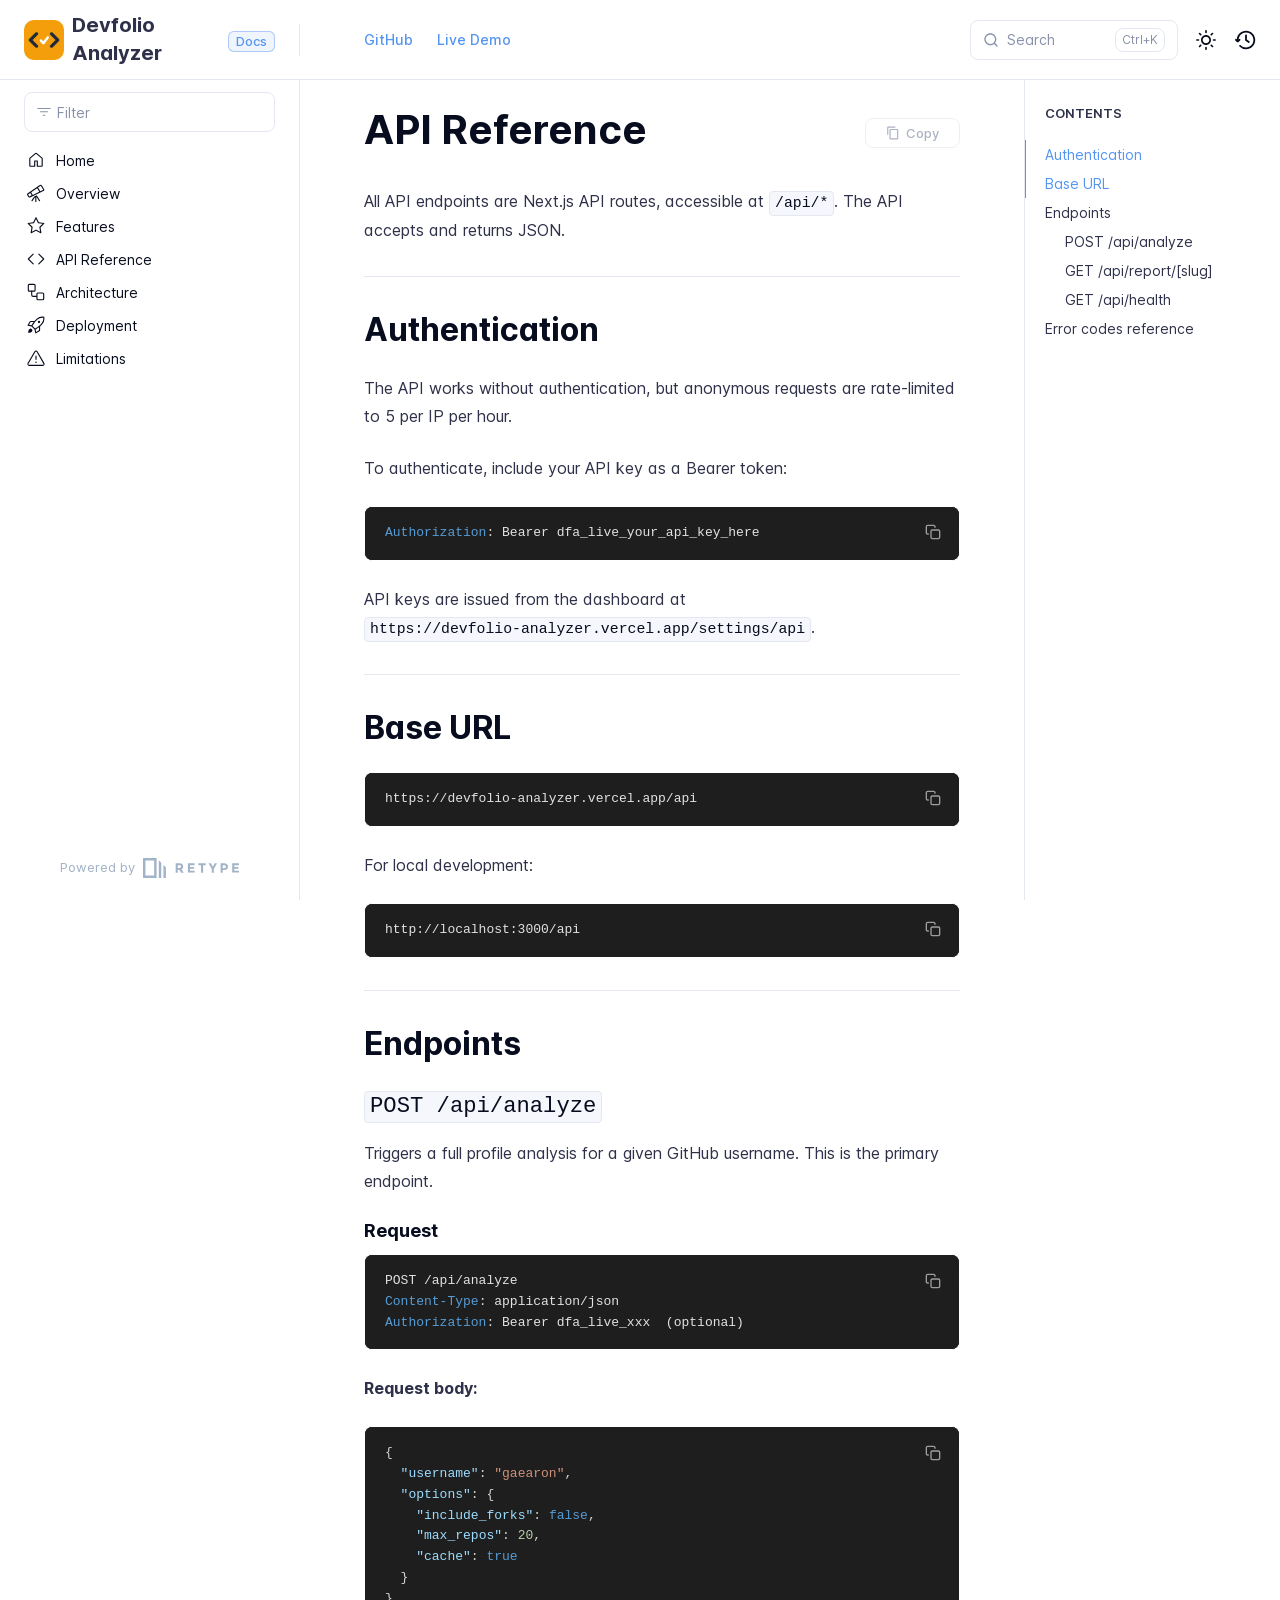
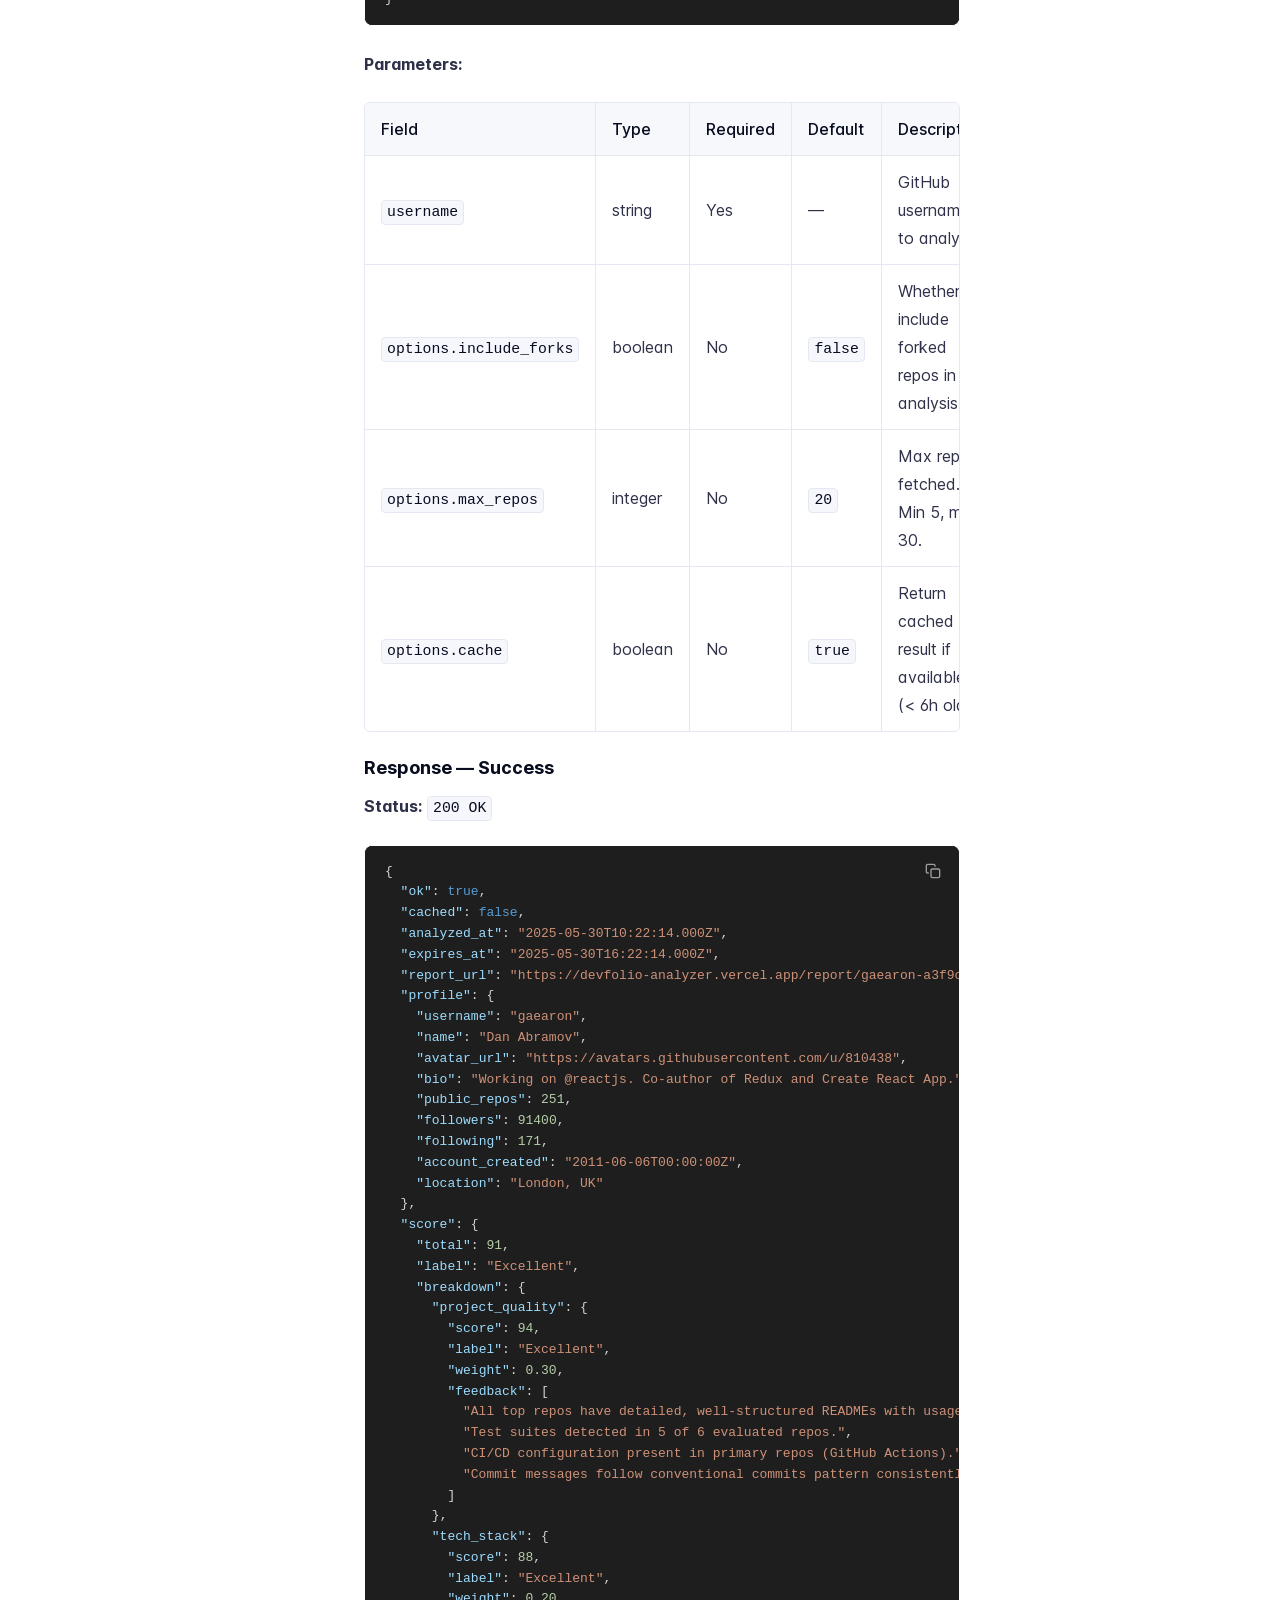
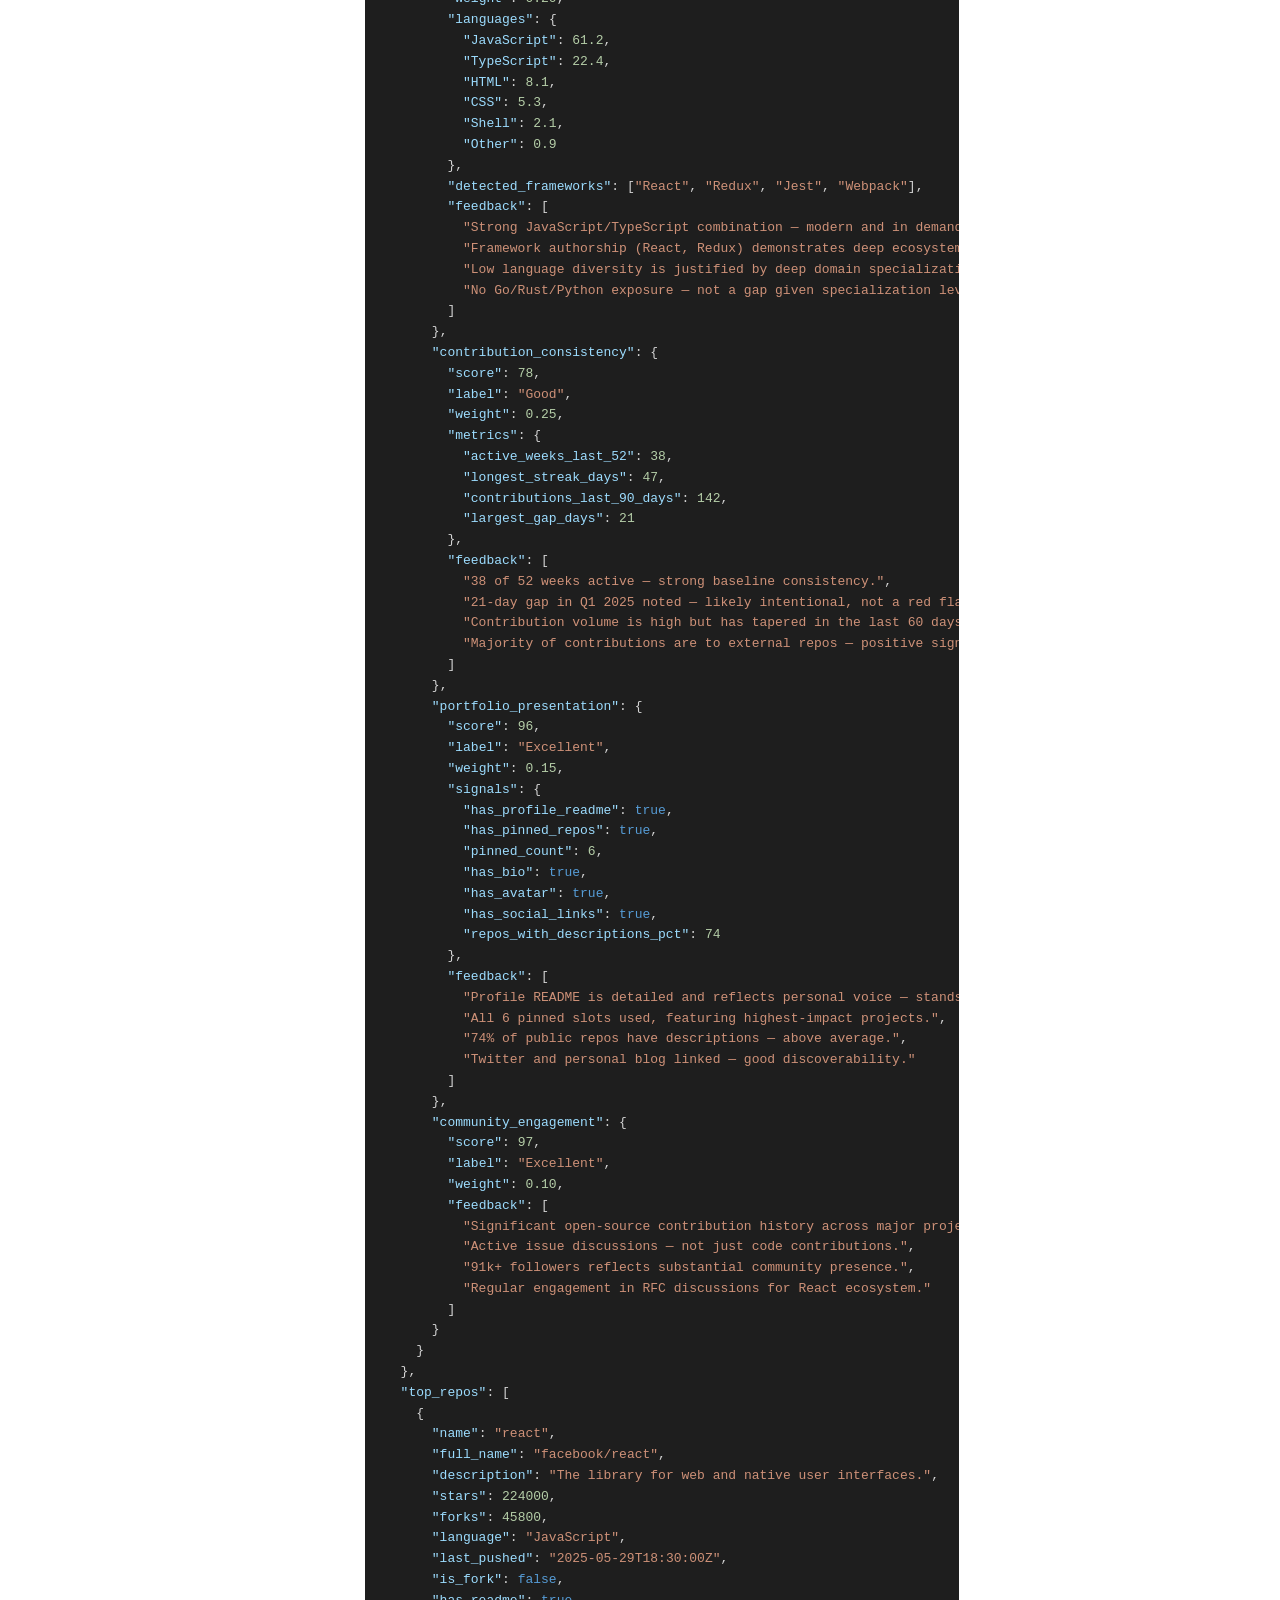
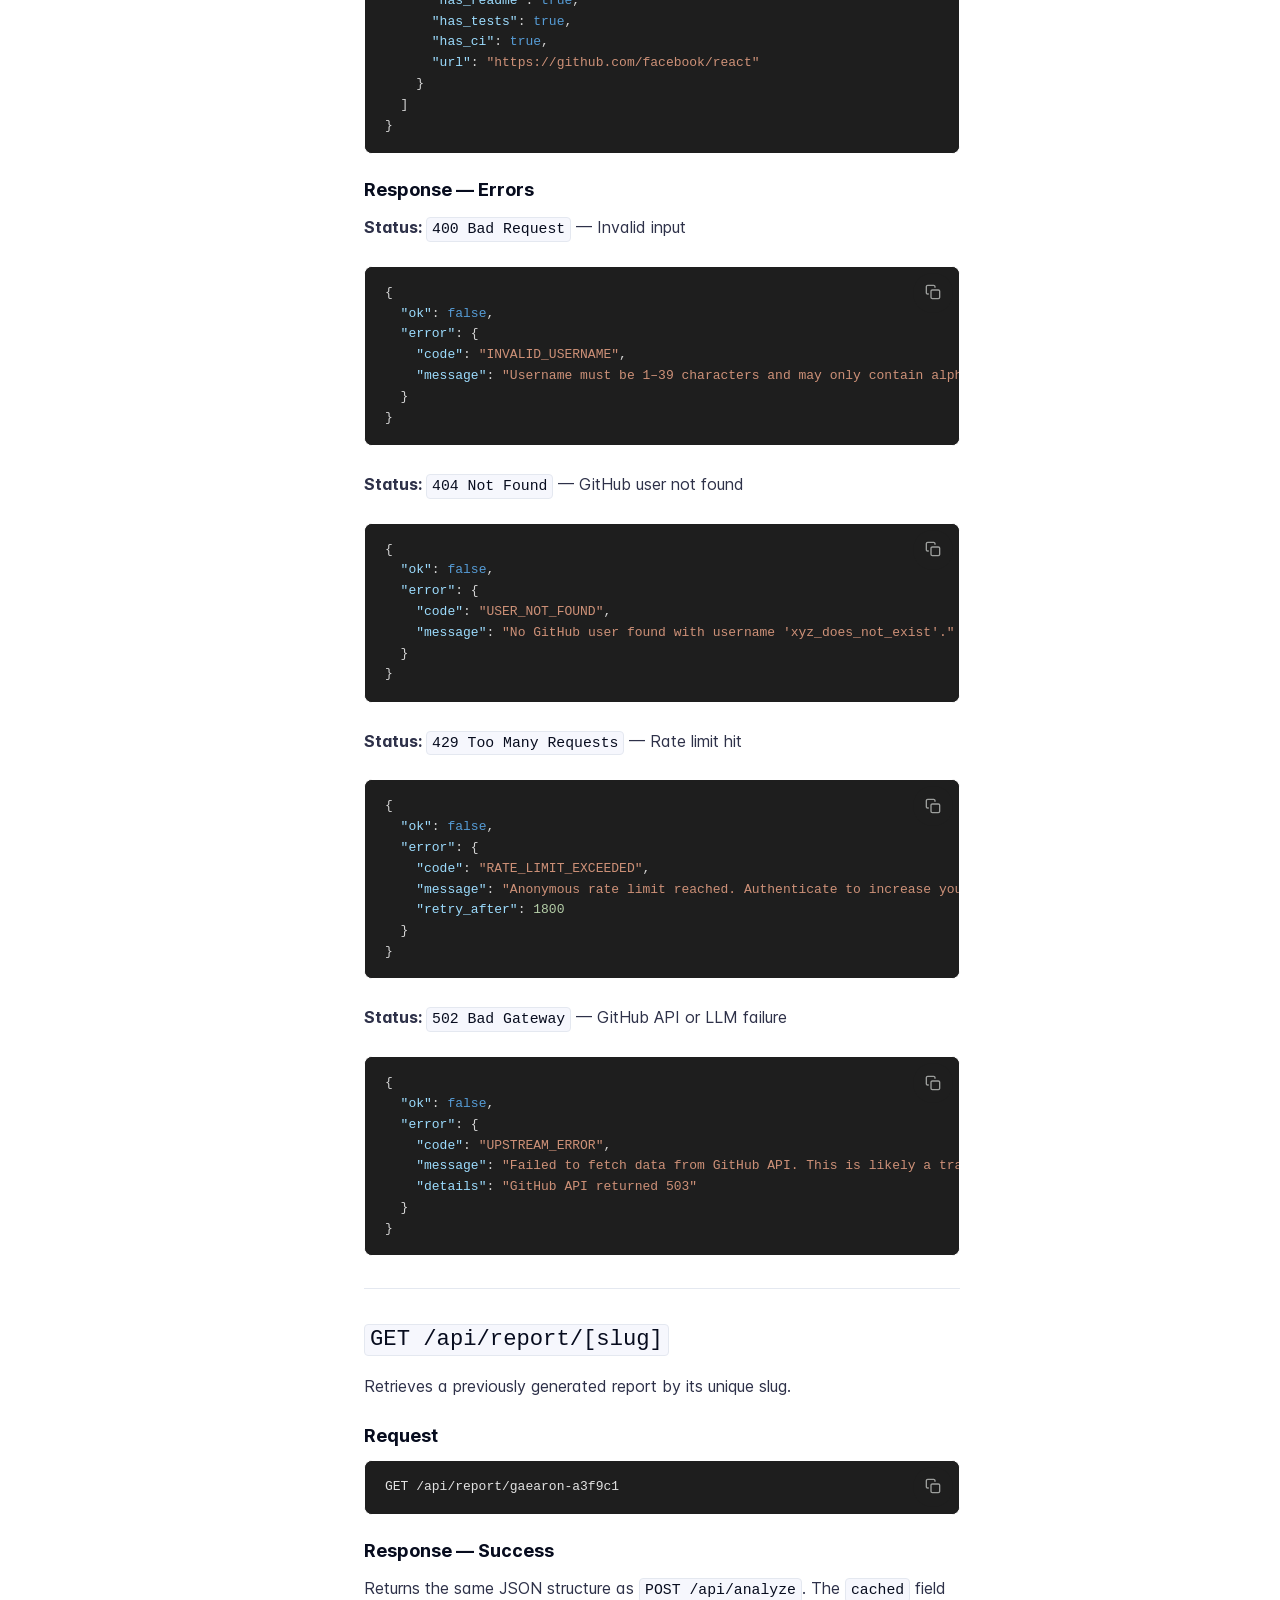
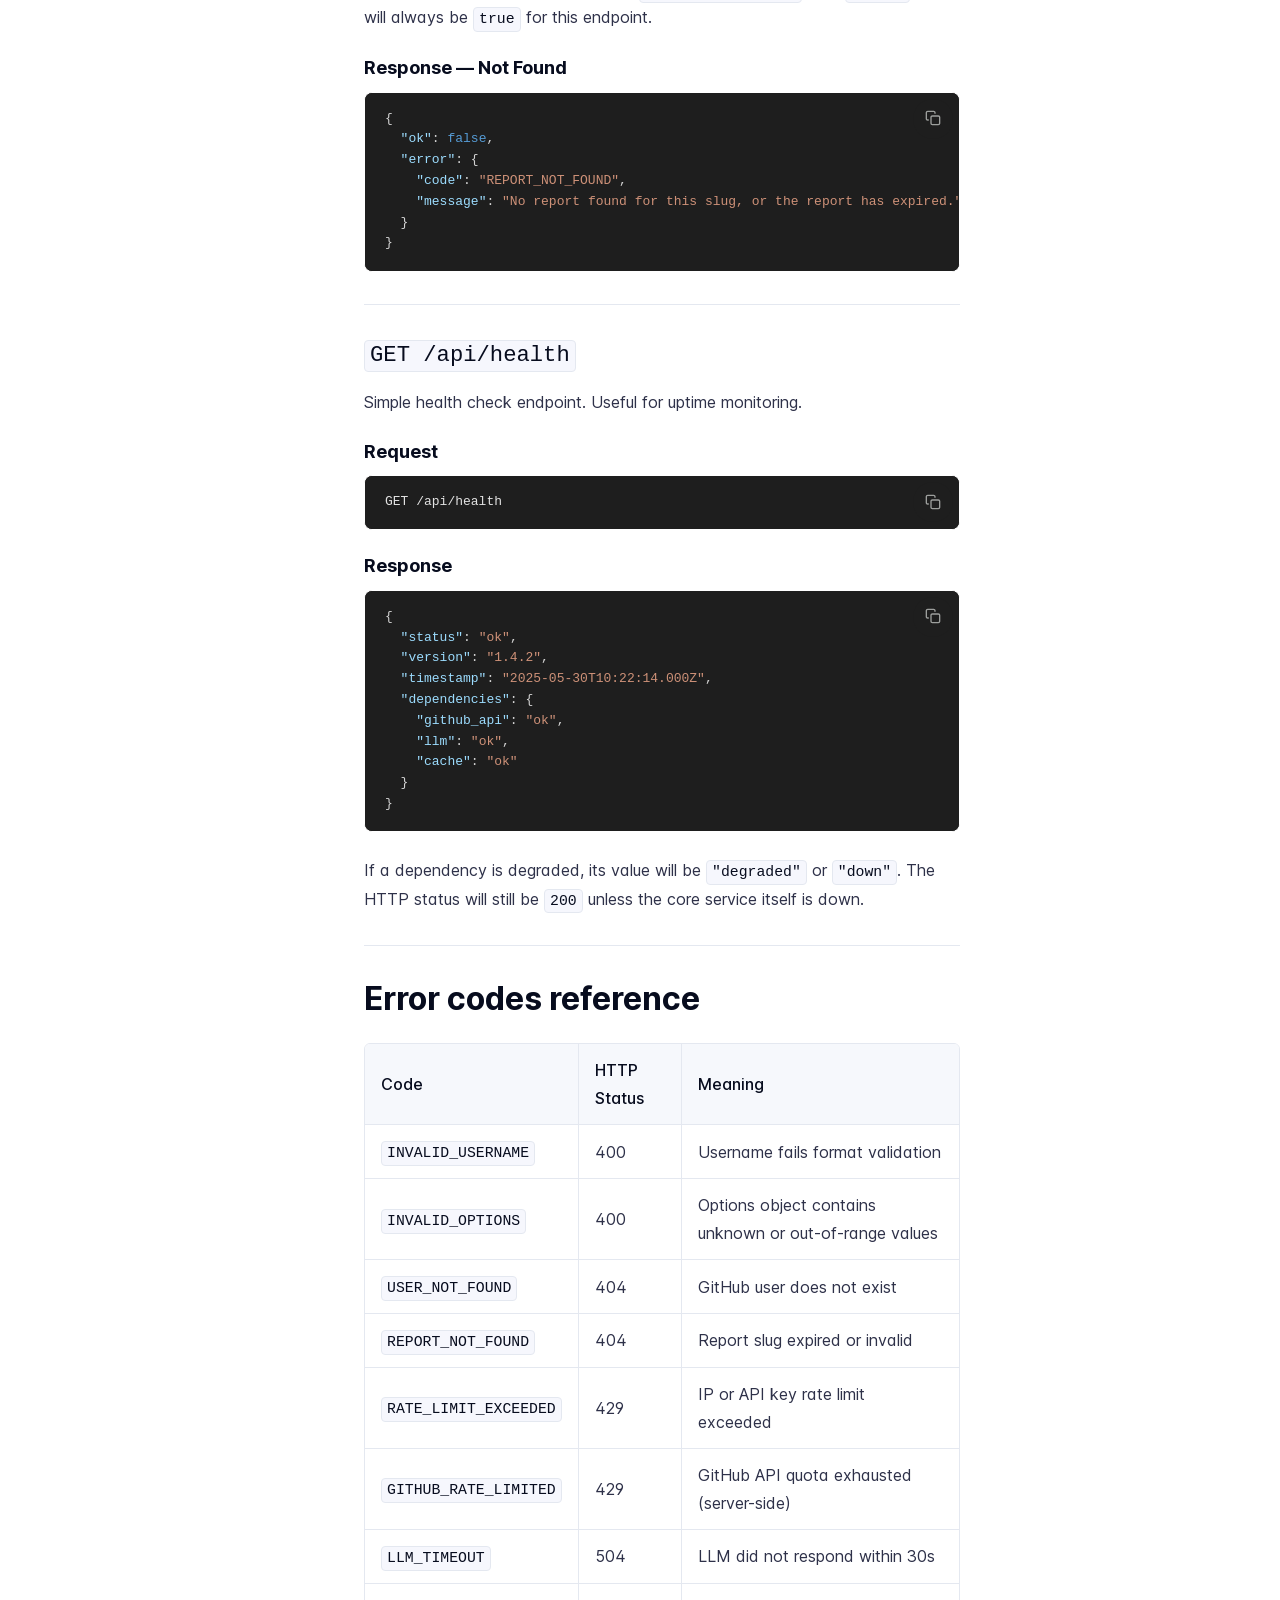
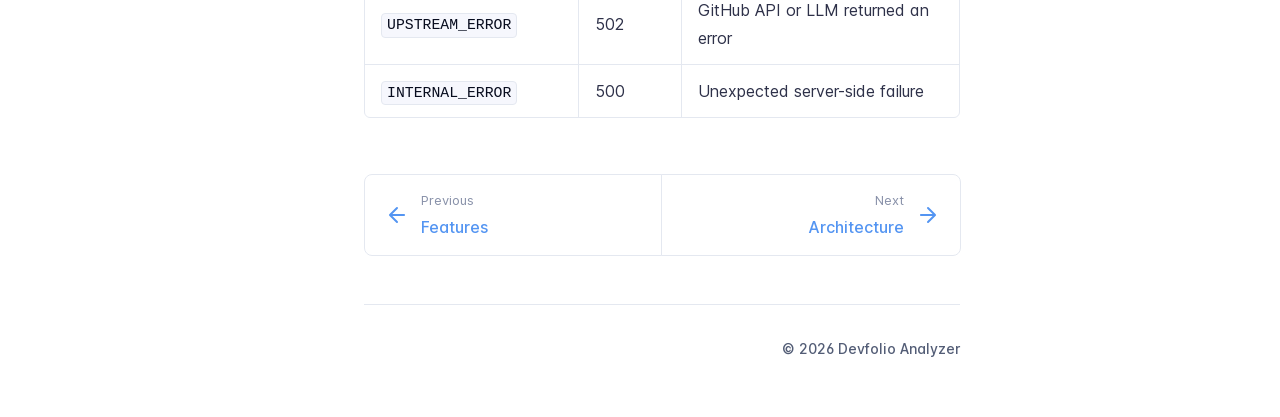
<file: .retype/api/index.html>
<!DOCTYPE html>
<html lang="en" class="h-full">
<head>
    <meta charset="UTF-8">
    <meta name="viewport" content="width=device-width,initial-scale=1">
    <meta name="color-scheme" content="light dark">
    <meta name="turbo-cache-control" content="no-cache" data-turbo-track="reload" data-track-token="4.5.3.829094043056">

    <!-- See retype.com -->
    <meta name="generator" content="Retype 4.5.3">

    <!-- Primary Meta Tags -->
    <title>API ReferenceDevfolio Analyzer</title>
    <meta name="title" content="API ReferenceDevfolio Analyzer">
    <meta name="description" content="All API endpoints are Next.js API routes, accessible at /api/*. The API accepts and returns JSON.">

    <!-- Canonical -->
    <link rel="canonical" href="https://devfolioanalyzer.vercel.app/api/">
    <link rel="sitemap" type="application/xml" title="Sitemap" href="https://devfolioanalyzer.vercel.app/sitemap.xml">

    <!-- Open Graph -->
    <meta property="og:type" content="website">
    <meta property="og:url" content="https://devfolioanalyzer.vercel.app/api/">
    <meta property="og:title" content="API ReferenceDevfolio Analyzer">
    <meta property="og:description" content="All API endpoints are Next.js API routes, accessible at /api/*. The API accepts and returns JSON.">
    <meta property="og:site_name" content="Devfolio Analyzer">
    <meta property="og:locale" content="en_US">

    <!-- Twitter -->
    <meta name="twitter:card" content="summary_large_image">
    <meta name="twitter:url" content="https://devfolioanalyzer.vercel.app/api/">
    <meta name="twitter:title" content="API ReferenceDevfolio Analyzer">
    <meta name="twitter:description" content="All API endpoints are Next.js API routes, accessible at /api/*. The API accepts and returns JSON.">

    <!-- Alternate Markdown -->
    <link rel="alternate" type="text/markdown" href="https://devfolioanalyzer.vercel.app/api.md">

    <script data-cfasync="false">(function(){var cl=document.documentElement.classList,ls=localStorage.getItem("retype_scheme"),hd=cl.contains("dark"),hl=cl.contains("light"),wm=window.matchMedia&&window.matchMedia("(prefers-color-scheme: dark)").matches;if(ls==="dark"||(!ls&&wm&&!hd&&!hl)){cl.remove("light");cl.add("dark")}else if(ls==="light"||(!ls&&!wm&&!hd&&!hl)){cl.remove("dark");cl.add("light")}})();</script>

    <link id="retype-favicon" rel="icon" href="../static/favicon.png" />
    <link href="../resources/css/retype.css?v=4.5.3.829094043056" rel="stylesheet">

    <script data-cfasync="false" src="../resources/js/config.js?v=4.5.3.829094043056" data-turbo-eval="false" defer></script>
    <script data-cfasync="false" src="../resources/js/retype.js?v=4.5.3" data-turbo-eval="false" defer></script>
    <script id="lunr-js" data-cfasync="false" src="../resources/js/lunr.js?v=4.5.3.829094043056" data-turbo-eval="false" defer></script>
    <script id="prism-js" data-cfasync="false" src="../resources/js/prism.js?v=4.5.3.829094043056" defer></script>
</head>
<body>
    <div id="retype-app" class="relative text-base antialiased text-base-text bg-base-bg font-body">
    <div class="absolute bottom-0 left-0" style="top: 5rem; right: 50%"></div>

    <header id="retype-header" class="sticky top-0 z-30 flex w-full h-16 bg-header-bg border-b border-header-border md:h-20">
        <div class="container relative flex items-center justify-between pr-6 grow md:justify-start">
            <!-- Mobile menu button skeleton -->
            <button v-cloak class="skeleton retype-mobile-menu-button flex items-center justify-center shrink-0 overflow-hidden dark:text-white focus:outline-hidden rounded-full w-10 h-10 ml-3.5 md:hidden"><svg xmlns="http://www.w3.org/2000/svg" class="mb-px shrink-0" width="24" height="24" viewBox="0 0 24 24" role="presentation" style="margin-bottom: 0px;"><g fill="currentColor"><path d="M2 4h20v2H2zM2 11h20v2H2zM2 18h20v2H2z"></path></g></svg></button>
            <div v-cloak id="retype-sidebar-left-toggle-button"></div>
    
            <!-- Logo -->
            <div class="flex items-center justify-between h-full py-2 md:w-75">
                <div class="flex items-center px-2 md:px-6">
                    <a id="retype-branding-logo" href="https://devfolioanalyzer.vercel.app/" class="flex items-center leading-snug text-xl">
                        <span class="w-10 mr-2 grow-0 shrink-0 overflow-hidden">
                            <img class="max-h-10 md:inline-block" src="../static/favicon.png" alt="" width="40" height="40">
                        </span>
                        <span class="dark:text-white font-bold line-clamp-1 md:line-clamp-2">Devfolio Analyzer</span>
                    </a><span id="retype-branding-label" class="inline-flex mt-1 px-2 py-1 ml-4 text-xs font-medium leading-none items-center rounded-md bg-branding-label-bg text-branding-label-text ring-1 ring-branding-label-border ring-inset md:inline-block">Docs</span>
                </div>
    
                <span class="hidden h-8 border-r md:inline-block border-base-border"></span>
            </div>
    
            <div class="flex justify-between md:grow">
                <!-- Top Nav -->
                <nav id="retype-header-nav" class="hidden md:flex">
                    <ul class="flex flex-col mb-4 md:pl-16 md:mb-0 md:flex-row md:items-center">
                        <li class="mr-6">
                            <a class="py-2 md:mb-0 inline-flex items-center text-sm whitespace-nowrap transition-colors duration-200 ease-linear md:text-header-text font-header-text hover:text-header-text-hover" href="https://github.com/najmulcodes/devfolioanalyzer">GitHub</a>
                        </li>
                        <li class="mr-6">
                            <a class="py-2 md:mb-0 inline-flex items-center text-sm whitespace-nowrap transition-colors duration-200 ease-linear md:text-header-text font-header-text hover:text-header-text-hover" href="https://devfolioanalyzer.vercel.app">Live Demo</a>
                        </li>
    
                    </ul>
                </nav>
    
                <div v-cloak class="flex justify-end grow">
                    <div id="retype-mobile-search-button"></div>
                    <doc-search-desktop></doc-search-desktop>
    
                    <doc-theme-switch class="lg:ml-2"></doc-theme-switch>
                    <doc-history></doc-history>
                </div>
            </div>
        </div>
    </header>


    <div id="retype-container" class="container relative flex bg-white">
        <!-- Sidebar Skeleton -->
        <div v-cloak class="fixed flex flex-col shrink-0 duration-300 ease-in-out bg-sidebar-left-bg border-sidebar-left-border sidebar top-20 w-75 border-r h-screen md:sticky transition-transform skeleton">
        
            <div class="flex items-center h-16 px-6">
                <input id="retype-filter-input-mock" class="w-full h-10 pl-8 px-3 py-2 transition-colors duration-200 ease-linear bg-filter-bg border border-filter-border rounded-lg shadow-none md:text-sm hover:border-filter-border-hover focus:outline-hidden focus:border-filter-border-focus placeholder-filter-placeholder" type="text">
            </div>
        
            <div class="pl-6 mt-1 mb-4">
                <div class="w-32 h-3 mb-4 bg-skeleton-bg rounded-full loading"></div>
                <div class="w-48 h-3 mb-4 bg-skeleton-bg rounded-full loading"></div>
                <div class="w-40 h-3 mb-4 bg-skeleton-bg rounded-full loading"></div>
                <div class="w-32 h-3 mb-4 bg-skeleton-bg rounded-full loading"></div>
                <div class="w-48 h-3 mb-4 bg-skeleton-bg rounded-full loading"></div>
                <div class="w-40 h-3 mb-4 bg-skeleton-bg rounded-full loading"></div>
            </div>
        
            <div class="shrink-0 mt-auto bg-transparent dark:border-base-border">
                <a class="flex items-center justify-center flex-nowrap h-16 text-gray-350 dark:text-dark-400 hover:text-gray-600 dark:hover:text-dark-300 transition-colors duration-150 ease-in docs-powered-by" target="_blank" href="https://retype.com/" rel="noopener">
                    <span class="text-xs whitespace-nowrap">Powered by</span>
                    <svg xmlns="http://www.w3.org/2000/svg" class="ml-2" fill="currentColor" width="96" height="20" overflow="visible"><path d="M0 0v20h13.59V0H0zm11.15 17.54H2.44V2.46h8.71v15.08zM15.8 20h2.44V4.67L15.8 2.22zM20.45 6.89V20h2.44V9.34z"/><g><path d="M40.16 8.44c0 1.49-.59 2.45-1.75 2.88l2.34 3.32h-2.53l-2.04-2.96h-1.43v2.96h-2.06V5.36h3.5c1.43 0 2.46.24 3.07.73s.9 1.27.9 2.35zm-2.48 1.1c.26-.23.38-.59.38-1.09 0-.5-.13-.84-.4-1.03s-.73-.28-1.39-.28h-1.54v2.75h1.5c.72 0 1.2-.12 1.45-.35zM51.56 5.36V7.2h-4.59v1.91h4.13v1.76h-4.13v1.92h4.74v1.83h-6.79V5.36h6.64zM60.09 7.15v7.48h-2.06V7.15h-2.61V5.36h7.28v1.79h-2.61zM70.81 14.64h-2.06v-3.66l-3.19-5.61h2.23l1.99 3.45 1.99-3.45H74l-3.19 5.61v3.66zM83.99 6.19c.65.55.97 1.4.97 2.55s-.33 1.98-1 2.51-1.68.8-3.04.8h-1.23v2.59h-2.06V5.36h3.26c1.42 0 2.45.28 3.1.83zm-1.51 3.65c.25-.28.37-.69.37-1.22s-.16-.92-.48-1.14c-.32-.23-.82-.34-1.5-.34H79.7v3.12h1.38c.68 0 1.15-.14 1.4-.42zM95.85 5.36V7.2h-4.59v1.91h4.13v1.76h-4.13v1.92H96v1.83h-6.79V5.36h6.64z"/></g></svg>
                </a>
            </div>
        </div>
        
        <!-- Sidebar component -->
        <doc-sidebar v-cloak>
            <template #sidebar-footer>
                <div class="shrink-0 mt-auto border-t md:bg-transparent md:border-none dark:border-base-border">
        
                    <div class="py-3 px-6 md:hidden border-b dark:border-base-border">
                        <nav>
                            <ul class="flex flex-wrap justify-center items-center">
                                <li class="mr-6">
                                    <a class="block py-1 inline-flex items-center text-sm whitespace-nowrap transition-colors duration-200 ease-linear md:text-header-text font-header-text hover:text-header-text-hover" href="https://github.com/najmulcodes/devfolioanalyzer">GitHub</a>
                                </li>
                                <li class="mr-6">
                                    <a class="block py-1 inline-flex items-center text-sm whitespace-nowrap transition-colors duration-200 ease-linear md:text-header-text font-header-text hover:text-header-text-hover" href="https://devfolioanalyzer.vercel.app">Live Demo</a>
                                </li>
        
                            </ul>
                        </nav>
                    </div>
        
                    <a class="flex items-center justify-center flex-nowrap h-16 text-gray-350 dark:text-dark-400 hover:text-gray-600 dark:hover:text-dark-300 transition-colors duration-150 ease-in docs-powered-by" target="_blank" href="https://retype.com/" rel="noopener">
                        <span class="text-xs whitespace-nowrap">Powered by</span>
                        <svg xmlns="http://www.w3.org/2000/svg" class="ml-2" fill="currentColor" width="96" height="20" overflow="visible"><path d="M0 0v20h13.59V0H0zm11.15 17.54H2.44V2.46h8.71v15.08zM15.8 20h2.44V4.67L15.8 2.22zM20.45 6.89V20h2.44V9.34z"/><g><path d="M40.16 8.44c0 1.49-.59 2.45-1.75 2.88l2.34 3.32h-2.53l-2.04-2.96h-1.43v2.96h-2.06V5.36h3.5c1.43 0 2.46.24 3.07.73s.9 1.27.9 2.35zm-2.48 1.1c.26-.23.38-.59.38-1.09 0-.5-.13-.84-.4-1.03s-.73-.28-1.39-.28h-1.54v2.75h1.5c.72 0 1.2-.12 1.45-.35zM51.56 5.36V7.2h-4.59v1.91h4.13v1.76h-4.13v1.92h4.74v1.83h-6.79V5.36h6.64zM60.09 7.15v7.48h-2.06V7.15h-2.61V5.36h7.28v1.79h-2.61zM70.81 14.64h-2.06v-3.66l-3.19-5.61h2.23l1.99 3.45 1.99-3.45H74l-3.19 5.61v3.66zM83.99 6.19c.65.55.97 1.4.97 2.55s-.33 1.98-1 2.51-1.68.8-3.04.8h-1.23v2.59h-2.06V5.36h3.26c1.42 0 2.45.28 3.1.83zm-1.51 3.65c.25-.28.37-.69.37-1.22s-.16-.92-.48-1.14c-.32-.23-.82-.34-1.5-.34H79.7v3.12h1.38c.68 0 1.15-.14 1.4-.42zM95.85 5.36V7.2h-4.59v1.91h4.13v1.76h-4.13v1.92H96v1.83h-6.79V5.36h6.64z"/></g></svg>
                    </a>
                </div>
            </template>
        </doc-sidebar>

        <div class="grow min-w-0 bg-body-bg">
            <!-- Render "toolbar" template here on api pages --><!-- Render page content -->
<div class="flex">
    <div id="retype-main" class="min-w-0 p-4 grow md:px-16">
        <main class="relative pb-12 lg:pt-2">
            <div class="relative retype-markdown" id="retype-content">
                <!-- Rendered if sidebar right is enabled -->
                <div id="retype-sidebar-right-toggle"></div>
                <doc-page-actions></doc-page-actions>

                <!-- Page content  -->
<h1 id="api-reference">API Reference</h1>
<p>All API endpoints are Next.js API routes, accessible at <code translate="no" v-pre>/api/*</code>. The API accepts and returns JSON.</p>
<hr>
<h2 id="authentication">Authentication</h2>
<p>The API works without authentication, but anonymous requests are rate-limited to 5 per IP per hour.</p>
<p>To authenticate, include your API key as a Bearer token:</p>
<div id="authentication-code-1" class="codeblock-wrapper"><doc-codeblock>
<pre translate="no" class="language-http"><code v-pre class="language-http">Authorization: Bearer dfa_live_your_api_key_here</code></pre>
</doc-codeblock></div>
<p>API keys are issued from the dashboard at <code translate="no" v-pre>https://devfolio-analyzer.vercel.app/settings/api</code>.</p>
<hr>
<h2 id="base-url">Base URL</h2>
<div id="base-url-code-1" class="codeblock-wrapper"><doc-codeblock>
<pre translate="no" class="language-none"><code v-pre class="language-none">https://devfolio-analyzer.vercel.app/api</code></pre>
</doc-codeblock></div>
<p>For local development:</p>
<div id="base-url-code-2" class="codeblock-wrapper"><doc-codeblock>
<pre translate="no" class="language-none"><code v-pre class="language-none">http://localhost:3000/api</code></pre>
</doc-codeblock></div>
<hr>
<h2 id="endpoints">Endpoints</h2>
<h3 id="post-apianalyze"><code translate="no" v-pre>POST /api/analyze</code></h3>
<p>Triggers a full profile analysis for a given GitHub username. This is the primary endpoint.</p>
<h4 id="request">Request</h4>
<div id="request-code-1" class="codeblock-wrapper"><doc-codeblock>
<pre translate="no" class="language-http"><code v-pre class="language-http">POST /api/analyze
Content-Type: application/json
Authorization: Bearer dfa_live_xxx  (optional)</code></pre>
</doc-codeblock></div>
<p><strong>Request body:</strong></p>
<div id="request-code-2" class="codeblock-wrapper"><doc-codeblock>
<pre translate="no" class="language-json"><code v-pre class="language-json">{
  &quot;username&quot;: &quot;gaearon&quot;,
  &quot;options&quot;: {
    &quot;include_forks&quot;: false,
    &quot;max_repos&quot;: 20,
    &quot;cache&quot;: true
  }
}</code></pre>
</doc-codeblock></div>
<p><strong>Parameters:</strong></p>
<div class="table-wrapper scrollbar overflow-hidden">
<table class="comfortable">
<thead>
<tr>
<th>Field</th>
<th>Type</th>
<th>Required</th>
<th>Default</th>
<th>Description</th>
</tr>
</thead>
<tbody>
<tr>
<td><code translate="no" v-pre>username</code></td>
<td>string</td>
<td>Yes</td>
<td>—</td>
<td>GitHub username to analyze</td>
</tr>
<tr>
<td><code translate="no" v-pre>options.include_forks</code></td>
<td>boolean</td>
<td>No</td>
<td><code translate="no" v-pre>false</code></td>
<td>Whether to include forked repos in analysis</td>
</tr>
<tr>
<td><code translate="no" v-pre>options.max_repos</code></td>
<td>integer</td>
<td>No</td>
<td><code translate="no" v-pre>20</code></td>
<td>Max repos fetched. Min 5, max 30.</td>
</tr>
<tr>
<td><code translate="no" v-pre>options.cache</code></td>
<td>boolean</td>
<td>No</td>
<td><code translate="no" v-pre>true</code></td>
<td>Return cached result if available (&lt; 6h old)</td>
</tr>
</tbody>
</table>
</div>
<h4 id="response--success">Response — Success</h4>
<p><strong>Status:</strong> <code translate="no" v-pre>200 OK</code></p>
<div id="response--success-code-1" class="codeblock-wrapper"><doc-codeblock>
<pre translate="no" class="language-json"><code v-pre class="language-json">{
  &quot;ok&quot;: true,
  &quot;cached&quot;: false,
  &quot;analyzed_at&quot;: &quot;2025-05-30T10:22:14.000Z&quot;,
  &quot;expires_at&quot;: &quot;2025-05-30T16:22:14.000Z&quot;,
  &quot;report_url&quot;: &quot;https://devfolio-analyzer.vercel.app/report/gaearon-a3f9c1&quot;,
  &quot;profile&quot;: {
    &quot;username&quot;: &quot;gaearon&quot;,
    &quot;name&quot;: &quot;Dan Abramov&quot;,
    &quot;avatar_url&quot;: &quot;https://avatars.githubusercontent.com/u/810438&quot;,
    &quot;bio&quot;: &quot;Working on @reactjs. Co-author of Redux and Create React App.&quot;,
    &quot;public_repos&quot;: 251,
    &quot;followers&quot;: 91400,
    &quot;following&quot;: 171,
    &quot;account_created&quot;: &quot;2011-06-06T00:00:00Z&quot;,
    &quot;location&quot;: &quot;London, UK&quot;
  },
  &quot;score&quot;: {
    &quot;total&quot;: 91,
    &quot;label&quot;: &quot;Excellent&quot;,
    &quot;breakdown&quot;: {
      &quot;project_quality&quot;: {
        &quot;score&quot;: 94,
        &quot;label&quot;: &quot;Excellent&quot;,
        &quot;weight&quot;: 0.30,
        &quot;feedback&quot;: [
          &quot;All top repos have detailed, well-structured READMEs with usage examples.&quot;,
          &quot;Test suites detected in 5 of 6 evaluated repos.&quot;,
          &quot;CI/CD configuration present in primary repos (GitHub Actions).&quot;,
          &quot;Commit messages follow conventional commits pattern consistently.&quot;
        ]
      },
      &quot;tech_stack&quot;: {
        &quot;score&quot;: 88,
        &quot;label&quot;: &quot;Excellent&quot;,
        &quot;weight&quot;: 0.20,
        &quot;languages&quot;: {
          &quot;JavaScript&quot;: 61.2,
          &quot;TypeScript&quot;: 22.4,
          &quot;HTML&quot;: 8.1,
          &quot;CSS&quot;: 5.3,
          &quot;Shell&quot;: 2.1,
          &quot;Other&quot;: 0.9
        },
        &quot;detected_frameworks&quot;: [&quot;React&quot;, &quot;Redux&quot;, &quot;Jest&quot;, &quot;Webpack&quot;],
        &quot;feedback&quot;: [
          &quot;Strong JavaScript/TypeScript combination — modern and in demand.&quot;,
          &quot;Framework authorship (React, Redux) demonstrates deep ecosystem knowledge.&quot;,
          &quot;Low language diversity is justified by deep domain specialization.&quot;,
          &quot;No Go/Rust/Python exposure — not a gap given specialization level.&quot;
        ]
      },
      &quot;contribution_consistency&quot;: {
        &quot;score&quot;: 78,
        &quot;label&quot;: &quot;Good&quot;,
        &quot;weight&quot;: 0.25,
        &quot;metrics&quot;: {
          &quot;active_weeks_last_52&quot;: 38,
          &quot;longest_streak_days&quot;: 47,
          &quot;contributions_last_90_days&quot;: 142,
          &quot;largest_gap_days&quot;: 21
        },
        &quot;feedback&quot;: [
          &quot;38 of 52 weeks active — strong baseline consistency.&quot;,
          &quot;21-day gap in Q1 2025 noted — likely intentional, not a red flag at this level.&quot;,
          &quot;Contribution volume is high but has tapered in the last 60 days.&quot;,
          &quot;Majority of contributions are to external repos — positive signal.&quot;
        ]
      },
      &quot;portfolio_presentation&quot;: {
        &quot;score&quot;: 96,
        &quot;label&quot;: &quot;Excellent&quot;,
        &quot;weight&quot;: 0.15,
        &quot;signals&quot;: {
          &quot;has_profile_readme&quot;: true,
          &quot;has_pinned_repos&quot;: true,
          &quot;pinned_count&quot;: 6,
          &quot;has_bio&quot;: true,
          &quot;has_avatar&quot;: true,
          &quot;has_social_links&quot;: true,
          &quot;repos_with_descriptions_pct&quot;: 74
        },
        &quot;feedback&quot;: [
          &quot;Profile README is detailed and reflects personal voice — stands out.&quot;,
          &quot;All 6 pinned slots used, featuring highest-impact projects.&quot;,
          &quot;74% of public repos have descriptions — above average.&quot;,
          &quot;Twitter and personal blog linked — good discoverability.&quot;
        ]
      },
      &quot;community_engagement&quot;: {
        &quot;score&quot;: 97,
        &quot;label&quot;: &quot;Excellent&quot;,
        &quot;weight&quot;: 0.10,
        &quot;feedback&quot;: [
          &quot;Significant open-source contribution history across major projects.&quot;,
          &quot;Active issue discussions — not just code contributions.&quot;,
          &quot;91k+ followers reflects substantial community presence.&quot;,
          &quot;Regular engagement in RFC discussions for React ecosystem.&quot;
        ]
      }
    }
  },
  &quot;top_repos&quot;: [
    {
      &quot;name&quot;: &quot;react&quot;,
      &quot;full_name&quot;: &quot;facebook/react&quot;,
      &quot;description&quot;: &quot;The library for web and native user interfaces.&quot;,
      &quot;stars&quot;: 224000,
      &quot;forks&quot;: 45800,
      &quot;language&quot;: &quot;JavaScript&quot;,
      &quot;last_pushed&quot;: &quot;2025-05-29T18:30:00Z&quot;,
      &quot;is_fork&quot;: false,
      &quot;has_readme&quot;: true,
      &quot;has_tests&quot;: true,
      &quot;has_ci&quot;: true,
      &quot;url&quot;: &quot;https://github.com/facebook/react&quot;
    }
  ]
}</code></pre>
</doc-codeblock></div>
<h4 id="response--errors">Response — Errors</h4>
<p><strong>Status: <code translate="no" v-pre>400 Bad Request</code></strong> — Invalid input</p>
<div id="response--errors-code-1" class="codeblock-wrapper"><doc-codeblock>
<pre translate="no" class="language-json"><code v-pre class="language-json">{
  &quot;ok&quot;: false,
  &quot;error&quot;: {
    &quot;code&quot;: &quot;INVALID_USERNAME&quot;,
    &quot;message&quot;: &quot;Username must be 1–39 characters and may only contain alphanumeric characters and hyphens.&quot;
  }
}</code></pre>
</doc-codeblock></div>
<p><strong>Status: <code translate="no" v-pre>404 Not Found</code></strong> — GitHub user not found</p>
<div id="response--errors-code-2" class="codeblock-wrapper"><doc-codeblock>
<pre translate="no" class="language-json"><code v-pre class="language-json">{
  &quot;ok&quot;: false,
  &quot;error&quot;: {
    &quot;code&quot;: &quot;USER_NOT_FOUND&quot;,
    &quot;message&quot;: &quot;No GitHub user found with username 'xyz_does_not_exist'.&quot;
  }
}</code></pre>
</doc-codeblock></div>
<p><strong>Status: <code translate="no" v-pre>429 Too Many Requests</code></strong> — Rate limit hit</p>
<div id="response--errors-code-3" class="codeblock-wrapper"><doc-codeblock>
<pre translate="no" class="language-json"><code v-pre class="language-json">{
  &quot;ok&quot;: false,
  &quot;error&quot;: {
    &quot;code&quot;: &quot;RATE_LIMIT_EXCEEDED&quot;,
    &quot;message&quot;: &quot;Anonymous rate limit reached. Authenticate to increase your quota.&quot;,
    &quot;retry_after&quot;: 1800
  }
}</code></pre>
</doc-codeblock></div>
<p><strong>Status: <code translate="no" v-pre>502 Bad Gateway</code></strong> — GitHub API or LLM failure</p>
<div id="response--errors-code-4" class="codeblock-wrapper"><doc-codeblock>
<pre translate="no" class="language-json"><code v-pre class="language-json">{
  &quot;ok&quot;: false,
  &quot;error&quot;: {
    &quot;code&quot;: &quot;UPSTREAM_ERROR&quot;,
    &quot;message&quot;: &quot;Failed to fetch data from GitHub API. This is likely a transient error.&quot;,
    &quot;details&quot;: &quot;GitHub API returned 503&quot;
  }
}</code></pre>
</doc-codeblock></div>
<hr>
<h3 id="get-apireportslug"><code translate="no" v-pre>GET /api/report/[slug]</code></h3>
<p>Retrieves a previously generated report by its unique slug.</p>
<h4 id="request-1">Request</h4>
<div id="request-1-code-1" class="codeblock-wrapper"><doc-codeblock>
<pre translate="no" class="language-http"><code v-pre class="language-http">GET /api/report/gaearon-a3f9c1</code></pre>
</doc-codeblock></div>
<h4 id="response--success-1">Response — Success</h4>
<p>Returns the same JSON structure as <code translate="no" v-pre>POST /api/analyze</code>. The <code translate="no" v-pre>cached</code> field will always be <code translate="no" v-pre>true</code> for this endpoint.</p>
<h4 id="response--not-found">Response — Not Found</h4>
<div id="response--not-found-code-1" class="codeblock-wrapper"><doc-codeblock>
<pre translate="no" class="language-json"><code v-pre class="language-json">{
  &quot;ok&quot;: false,
  &quot;error&quot;: {
    &quot;code&quot;: &quot;REPORT_NOT_FOUND&quot;,
    &quot;message&quot;: &quot;No report found for this slug, or the report has expired.&quot;
  }
}</code></pre>
</doc-codeblock></div>
<hr>
<h3 id="get-apihealth"><code translate="no" v-pre>GET /api/health</code></h3>
<p>Simple health check endpoint. Useful for uptime monitoring.</p>
<h4 id="request-2">Request</h4>
<div id="request-2-code-1" class="codeblock-wrapper"><doc-codeblock>
<pre translate="no" class="language-http"><code v-pre class="language-http">GET /api/health</code></pre>
</doc-codeblock></div>
<h4 id="response">Response</h4>
<div id="response-code-1" class="codeblock-wrapper"><doc-codeblock>
<pre translate="no" class="language-json"><code v-pre class="language-json">{
  &quot;status&quot;: &quot;ok&quot;,
  &quot;version&quot;: &quot;1.4.2&quot;,
  &quot;timestamp&quot;: &quot;2025-05-30T10:22:14.000Z&quot;,
  &quot;dependencies&quot;: {
    &quot;github_api&quot;: &quot;ok&quot;,
    &quot;llm&quot;: &quot;ok&quot;,
    &quot;cache&quot;: &quot;ok&quot;
  }
}</code></pre>
</doc-codeblock></div>
<p>If a dependency is degraded, its value will be <code translate="no" v-pre>&quot;degraded&quot;</code> or <code translate="no" v-pre>&quot;down&quot;</code>. The HTTP status will still be <code translate="no" v-pre>200</code> unless the core service itself is down.</p>
<hr>
<h2 id="error-codes-reference">Error codes reference</h2>
<div class="table-wrapper scrollbar overflow-hidden">
<table class="comfortable">
<thead>
<tr>
<th>Code</th>
<th>HTTP Status</th>
<th>Meaning</th>
</tr>
</thead>
<tbody>
<tr>
<td><code translate="no" v-pre>INVALID_USERNAME</code></td>
<td>400</td>
<td>Username fails format validation</td>
</tr>
<tr>
<td><code translate="no" v-pre>INVALID_OPTIONS</code></td>
<td>400</td>
<td>Options object contains unknown or out-of-range values</td>
</tr>
<tr>
<td><code translate="no" v-pre>USER_NOT_FOUND</code></td>
<td>404</td>
<td>GitHub user does not exist</td>
</tr>
<tr>
<td><code translate="no" v-pre>REPORT_NOT_FOUND</code></td>
<td>404</td>
<td>Report slug expired or invalid</td>
</tr>
<tr>
<td><code translate="no" v-pre>RATE_LIMIT_EXCEEDED</code></td>
<td>429</td>
<td>IP or API key rate limit exceeded</td>
</tr>
<tr>
<td><code translate="no" v-pre>GITHUB_RATE_LIMITED</code></td>
<td>429</td>
<td>GitHub API quota exhausted (server-side)</td>
</tr>
<tr>
<td><code translate="no" v-pre>LLM_TIMEOUT</code></td>
<td>504</td>
<td>LLM did not respond within 30s</td>
</tr>
<tr>
<td><code translate="no" v-pre>UPSTREAM_ERROR</code></td>
<td>502</td>
<td>GitHub API or LLM returned an error</td>
</tr>
<tr>
<td><code translate="no" v-pre>INTERNAL_ERROR</code></td>
<td>500</td>
<td>Unexpected server-side failure</td>
</tr>
</tbody>
</table>
</div>

                
                <!-- Required only on API pages -->
                <doc-toolbar-member-filter-no-results></doc-toolbar-member-filter-no-results>
            </div>
            <footer id="retype-content-footer" class="clear-both">
            
                <nav id="retype-nextprev" class="print:hidden flex mt-14">
                    <div class="w-1/2">
                        <a class="px-5 py-4 h-full flex items-center break-normal font-medium text-body-link border border-base-border hover:border-base-border-hover rounded-l-lg transition-colors duration-150 relative hover:z-5" href="../features/">
                            <svg xmlns="http://www.w3.org/2000/svg" class="mr-3" width="24" height="24" viewBox="0 0 24 24" fill="currentColor" overflow="visible"><path d="M19 11H7.41l5.29-5.29a.996.996 0 10-1.41-1.41l-7 7a1 1 0 000 1.42l7 7a1.024 1.024 0 001.42-.01.996.996 0 000-1.41L7.41 13H19c.55 0 1-.45 1-1s-.45-1-1-1z" /><path fill="none" d="M0 0h24v24H0z" /></svg>
                            <span>
                                <span class="block text-xs font-normal text-base-text-muted">Previous</span>
                                <span class="block mt-1">Features</span>
                            </span>
                        </a>
                    </div>
            
                    <div class="w-1/2">
                        <a class="px-5 py-4 -mx-px h-full flex items-center justify-end break-normal font-medium text-body-link border border-base-border hover:border-base-border-hover rounded-r-lg transition-colors duration-150 relative hover:z-5" href="../architecture/">
                            <span>
                                <span class="block text-xs font-normal text-right text-base-text-muted">Next</span>
                                <span class="block mt-1">Architecture</span>
                            </span>
                            <svg xmlns="http://www.w3.org/2000/svg" class="ml-3" width="24" height="24" viewBox="0 0 24 24" fill="currentColor" overflow="visible"><path d="M19.92 12.38a1 1 0 00-.22-1.09l-7-7a.996.996 0 10-1.41 1.41l5.3 5.3H5c-.55 0-1 .45-1 1s.45 1 1 1h11.59l-5.29 5.29a.996.996 0 000 1.41c.19.2.44.3.7.3s.51-.1.71-.29l7-7c.09-.09.16-.21.21-.33z" /><path fill="none" d="M0 0h24v24H0z" /></svg>
                        </a>
                    </div>
                </nav>
            </footer>
        </main>

        <div id="retype-page-footer" class="print:border-none border-t border-base-border pt-6 mb-8">
            <footer class="flex flex-wrap items-center justify-between print:justify-center">
                <div id="retype-footer-links" class="print:hidden">
                    <ul class="flex flex-wrap items-center text-sm">
                    </ul>
                </div>
                <div id="retype-copyright" class="print:justify-center py-2 text-footer-text font-footer-link text-sm leading-relaxed"><p>© 2026 Devfolio Analyzer</p></div>
            </footer>
        </div>
    </div>

    <!-- Rendered if sidebar right is enabled -->
    <!-- Sidebar right skeleton-->
    <div v-cloak class="fixed top-0 bottom-0 right-0 translate-x-full bg-sidebar-right-bg border-sidebar-right-border lg:sticky lg:border-l lg:shrink-0 lg:pt-6 lg:translate-x-0 sm:w-1/2 lg:w-64 lg:z-0 md:w-104 sidebar-right skeleton">
        <div class="pl-5">
            <div class="w-32 h-3 mb-4 bg-skeleton-bg rounded-full loading"></div>
            <div class="w-48 h-3 mb-4 bg-skeleton-bg rounded-full loading"></div>
            <div class="w-40 h-3 mb-4 bg-skeleton-bg rounded-full loading"></div>
        </div>
    </div>

    <!-- User should be able to hide sidebar right -->
    <doc-sidebar-right v-cloak></doc-sidebar-right>
</div>

        </div>
    </div>

    <doc-search-mobile></doc-search-mobile>
    <doc-back-to-top></doc-back-to-top>
</div>


    <div id="retype-overlay-target"></div>

        <script data-cfasync="false">window.__DOCS__ = { "title": "API Reference", level: 1, icon: "file", hasPrism: true, hasInstagram: false, hasMermaid: false, hasMath: false, tocDepth: 23, "md": "/api.md" }</script>
</body>
</html>
</file>
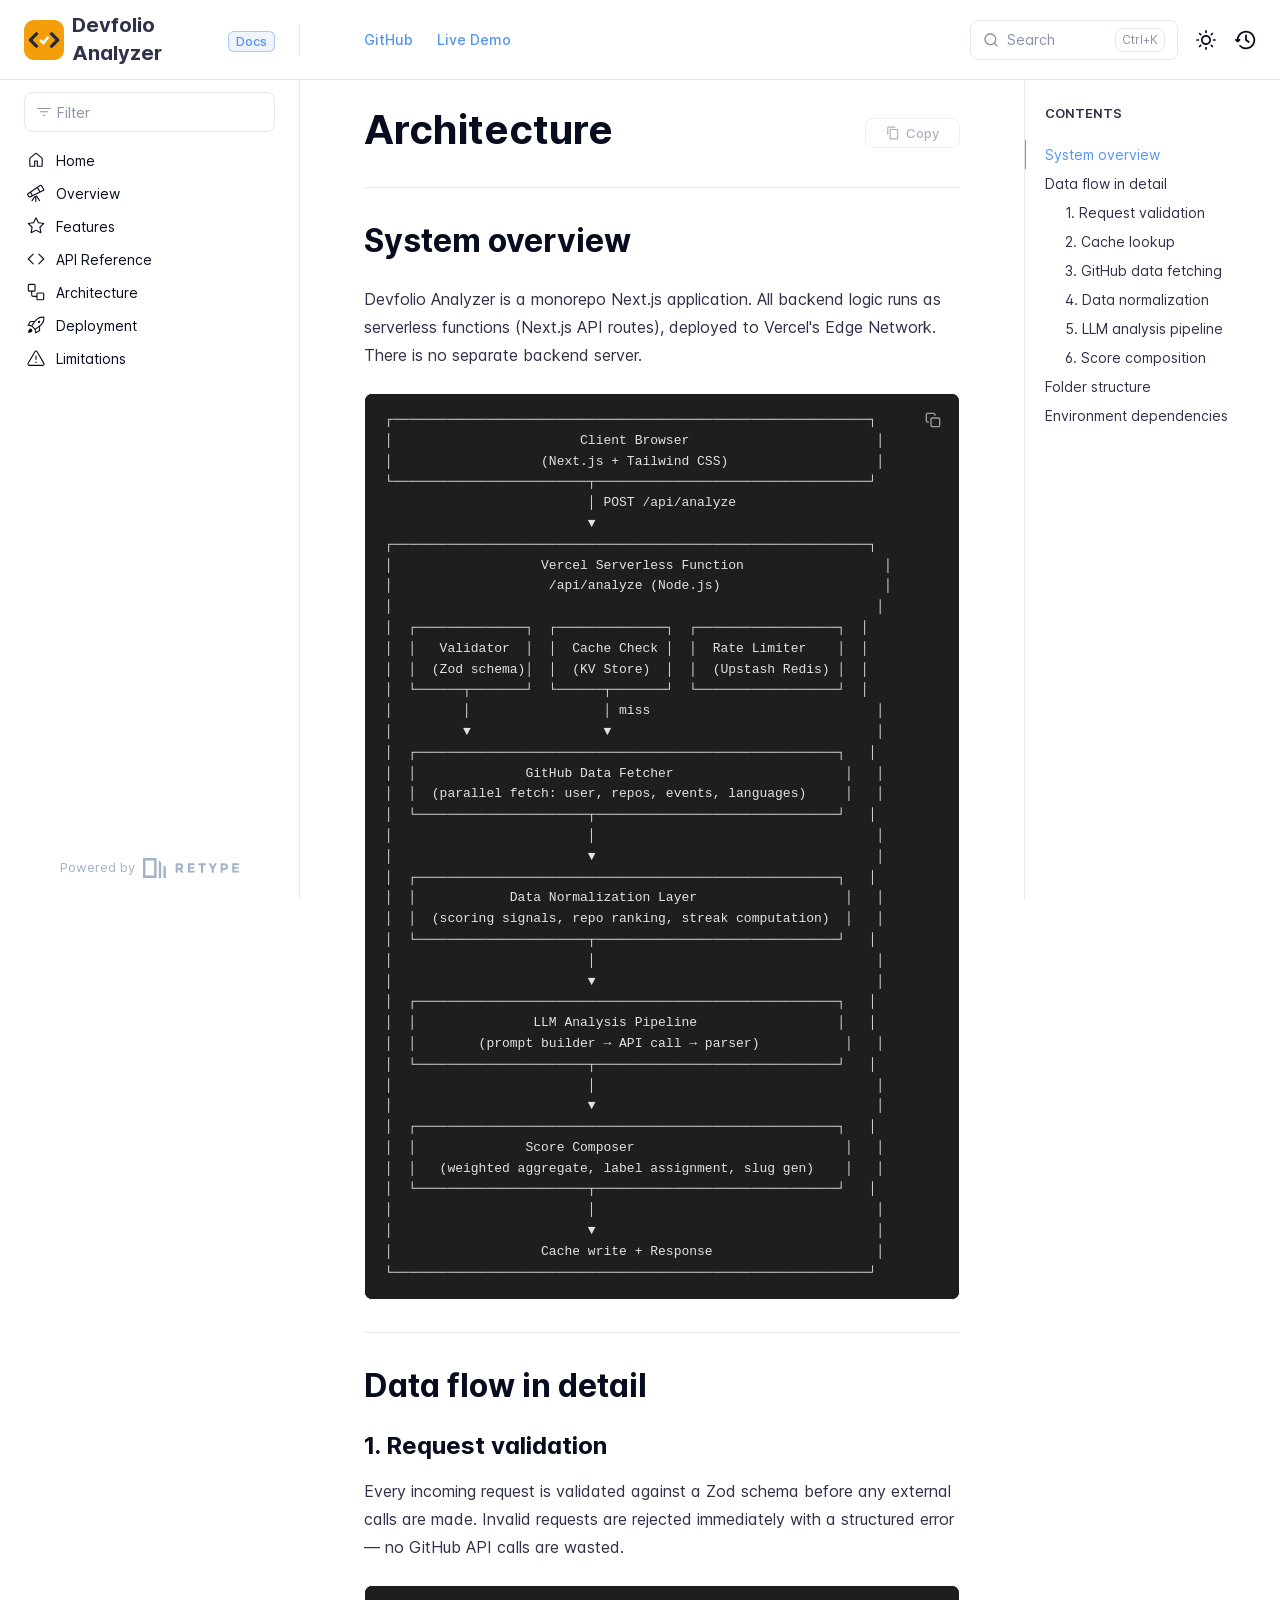
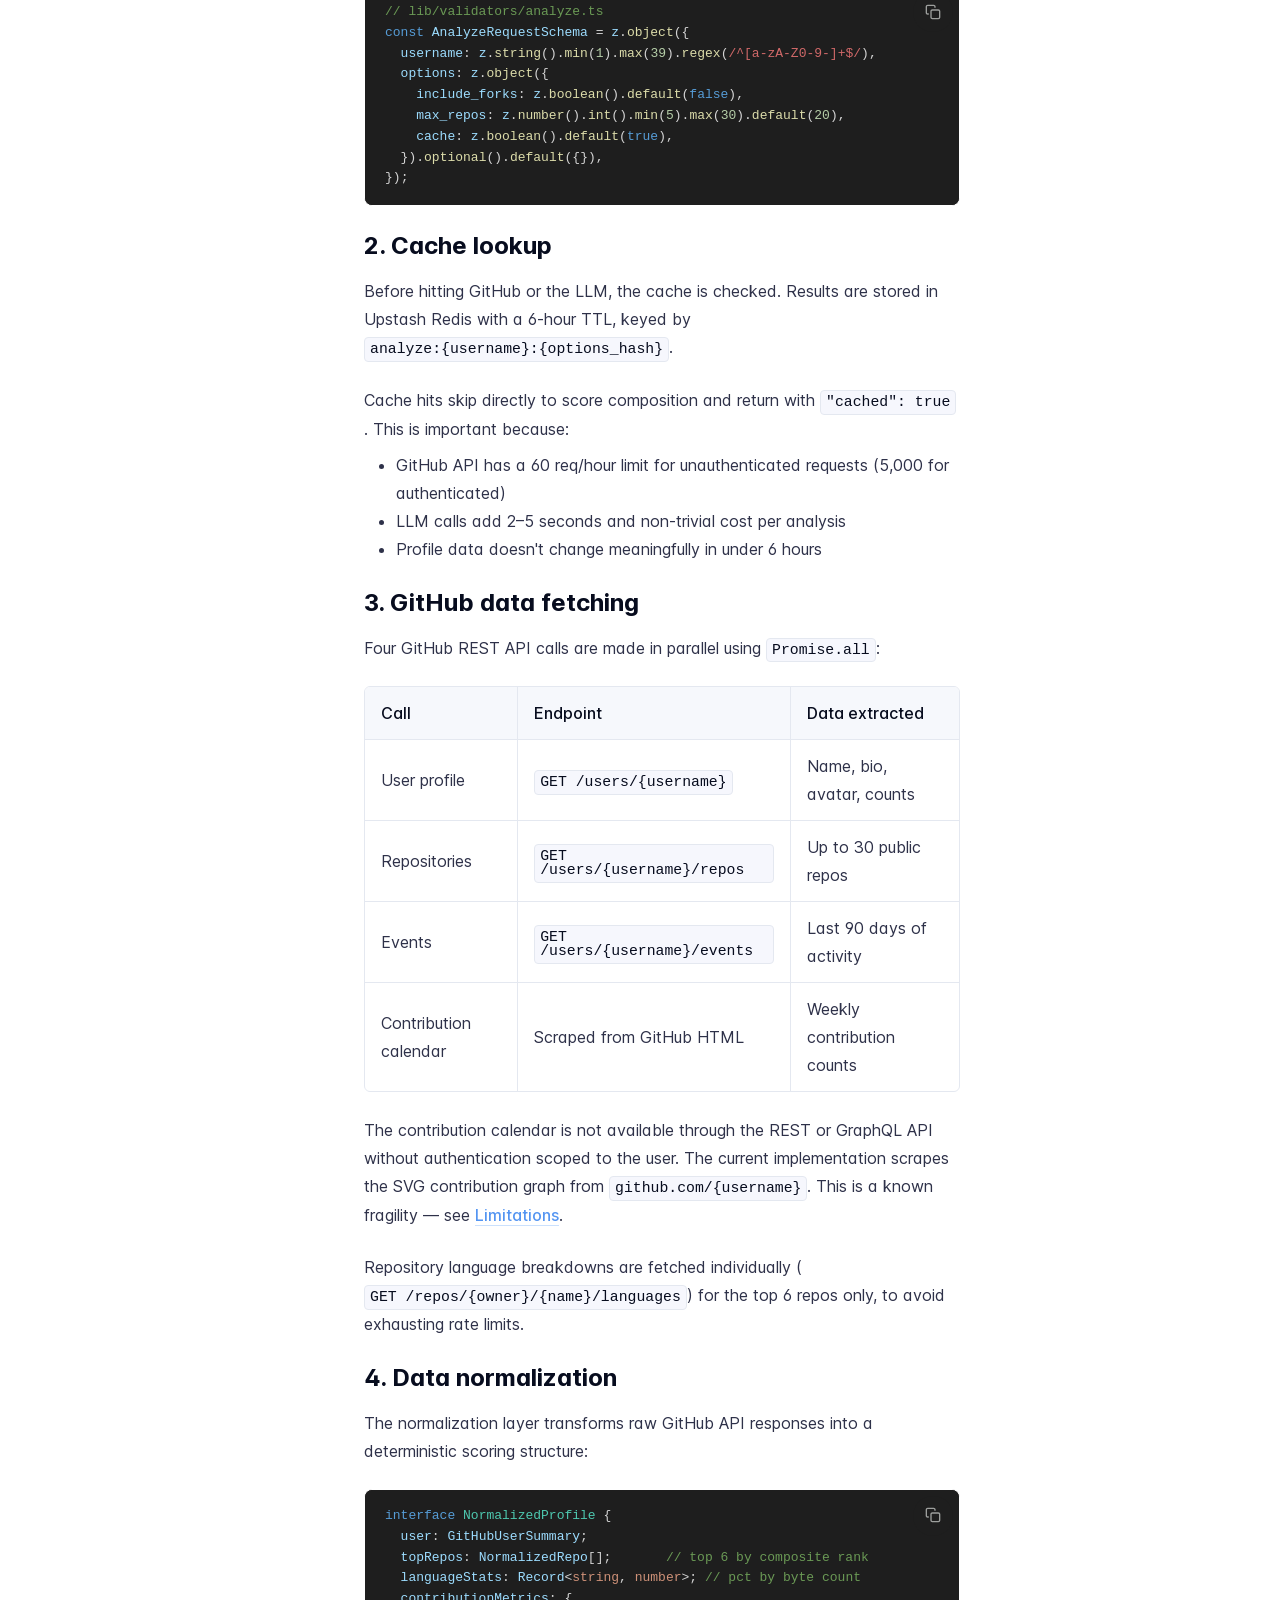
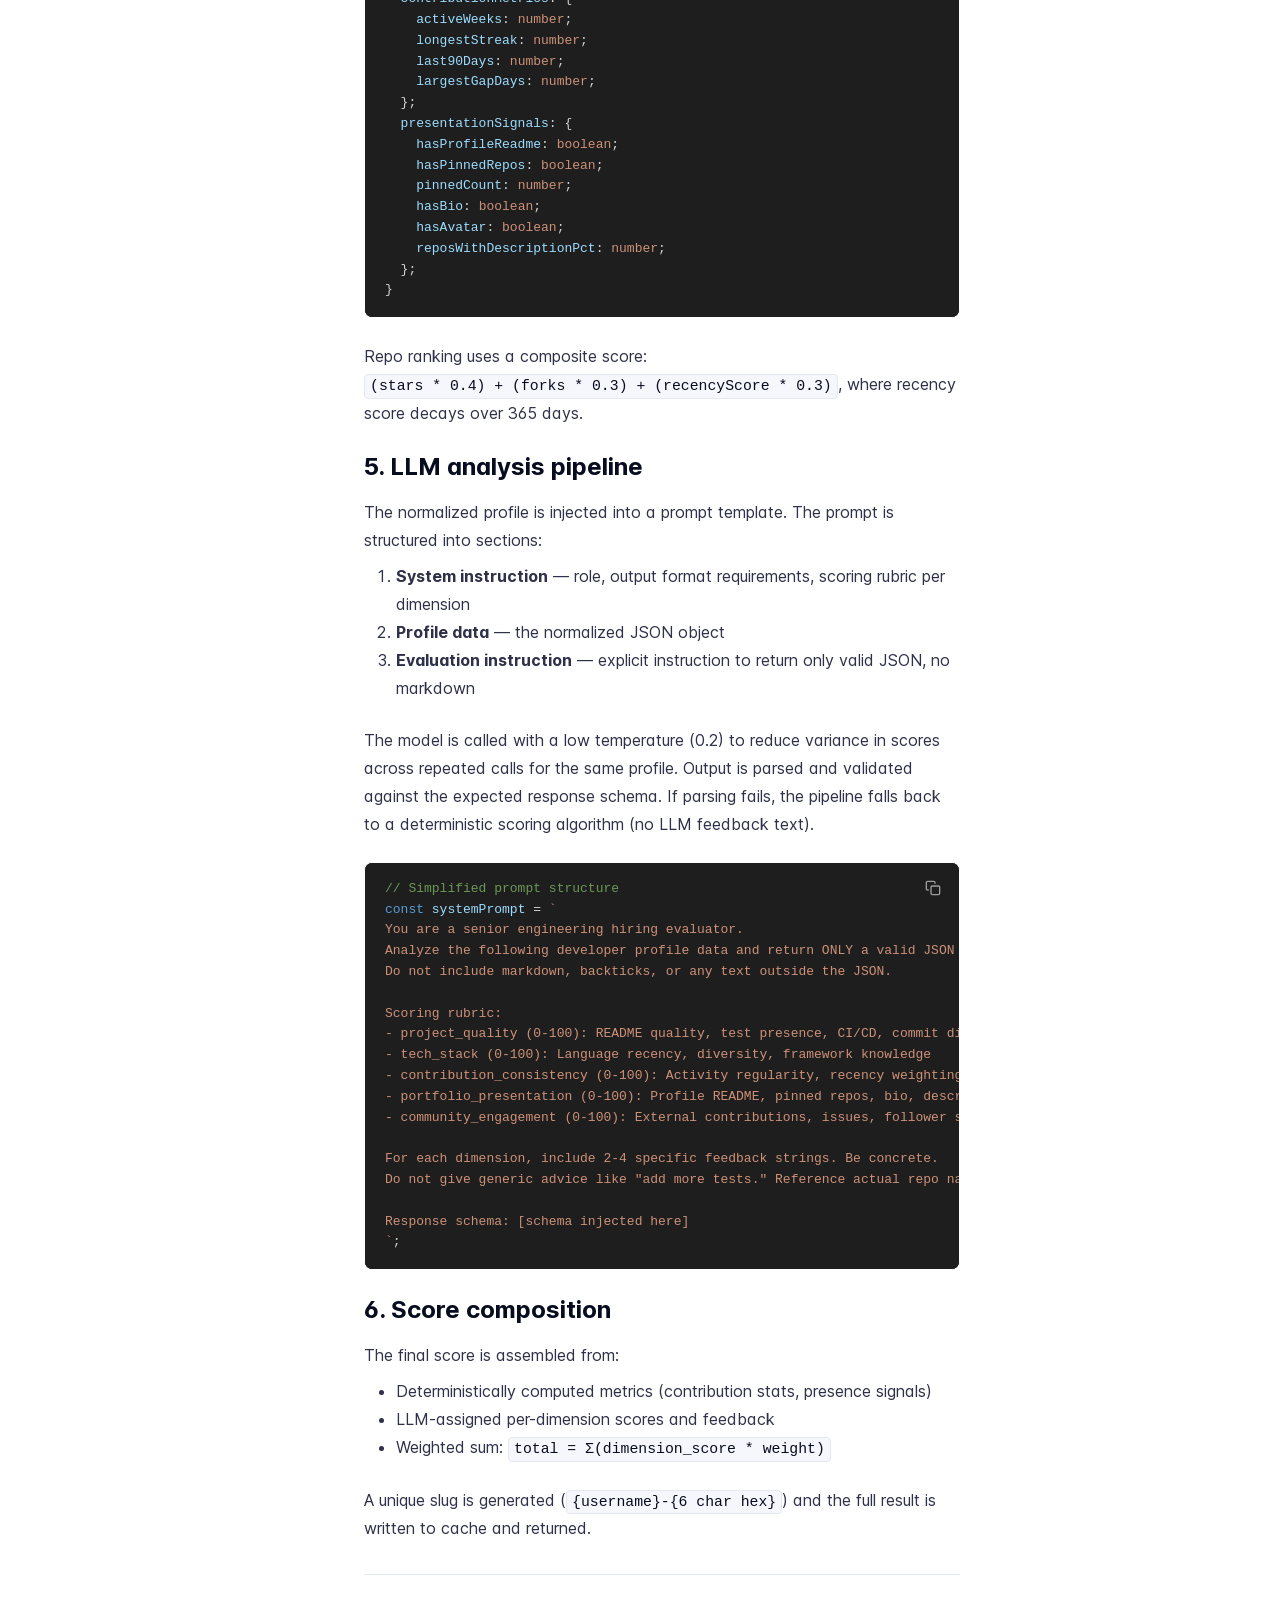
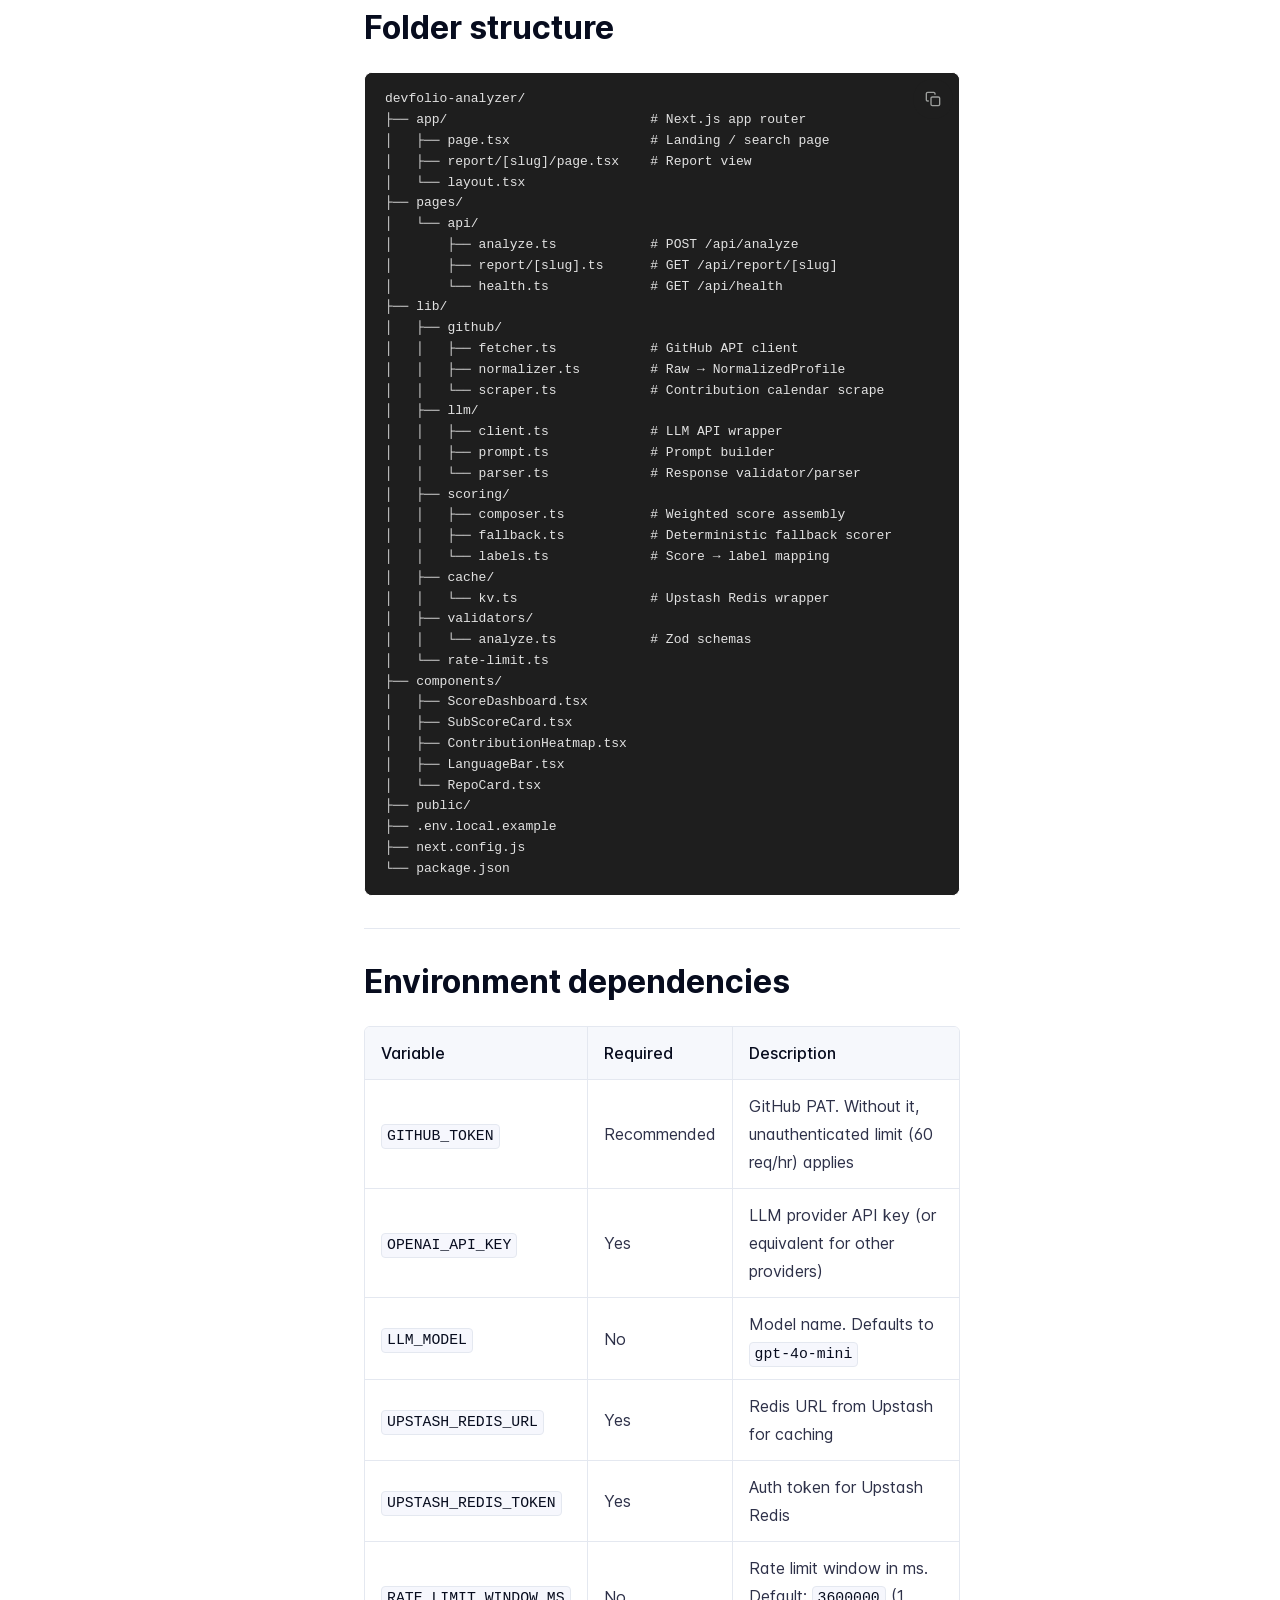
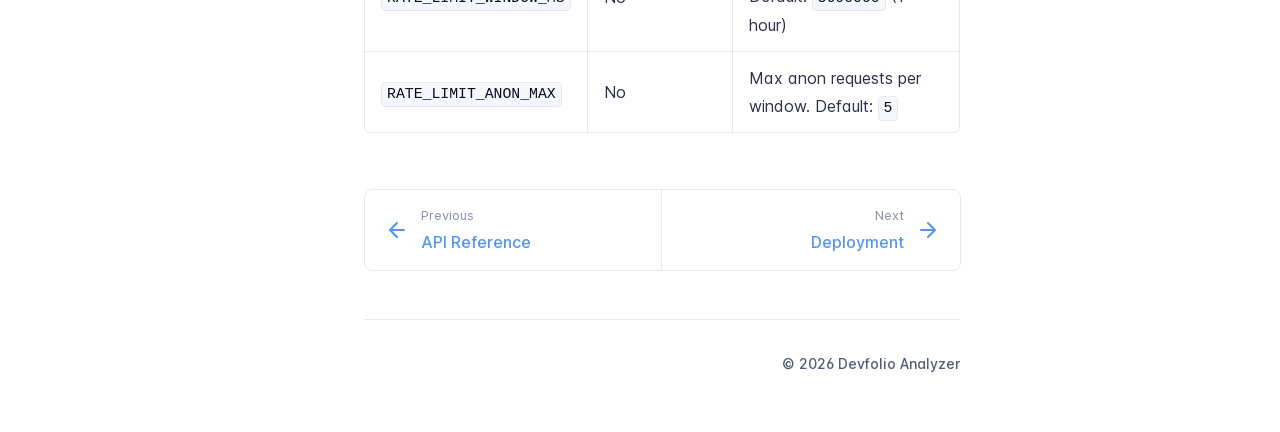
<file: .retype/architecture/index.html>
<!DOCTYPE html>
<html lang="en" class="h-full">
<head>
    <meta charset="UTF-8">
    <meta name="viewport" content="width=device-width,initial-scale=1">
    <meta name="color-scheme" content="light dark">
    <meta name="turbo-cache-control" content="no-cache" data-turbo-track="reload" data-track-token="4.5.3.829094043056">

    <!-- See retype.com -->
    <meta name="generator" content="Retype 4.5.3">

    <!-- Primary Meta Tags -->
    <title>ArchitectureDevfolio Analyzer</title>
    <meta name="title" content="ArchitectureDevfolio Analyzer">
    <meta name="description" content="Devfolio Analyzer is a monorepo Next.js application. All backend logic runs as serverless functions (Next.js API routes), deployed to Vercel's Edge Network. There is no separate backend server.">

    <!-- Canonical -->
    <link rel="canonical" href="https://devfolioanalyzer.vercel.app/architecture/">
    <link rel="sitemap" type="application/xml" title="Sitemap" href="https://devfolioanalyzer.vercel.app/sitemap.xml">

    <!-- Open Graph -->
    <meta property="og:type" content="website">
    <meta property="og:url" content="https://devfolioanalyzer.vercel.app/architecture/">
    <meta property="og:title" content="ArchitectureDevfolio Analyzer">
    <meta property="og:description" content="Devfolio Analyzer is a monorepo Next.js application. All backend logic runs as serverless functions (Next.js API routes), deployed to Vercel's Edge Network. There is no separate backend server.">
    <meta property="og:site_name" content="Devfolio Analyzer">
    <meta property="og:locale" content="en_US">

    <!-- Twitter -->
    <meta name="twitter:card" content="summary_large_image">
    <meta name="twitter:url" content="https://devfolioanalyzer.vercel.app/architecture/">
    <meta name="twitter:title" content="ArchitectureDevfolio Analyzer">
    <meta name="twitter:description" content="Devfolio Analyzer is a monorepo Next.js application. All backend logic runs as serverless functions (Next.js API routes), deployed to Vercel's Edge Network. There is no separate backend server.">

    <!-- Alternate Markdown -->
    <link rel="alternate" type="text/markdown" href="https://devfolioanalyzer.vercel.app/architecture.md">

    <script data-cfasync="false">(function(){var cl=document.documentElement.classList,ls=localStorage.getItem("retype_scheme"),hd=cl.contains("dark"),hl=cl.contains("light"),wm=window.matchMedia&&window.matchMedia("(prefers-color-scheme: dark)").matches;if(ls==="dark"||(!ls&&wm&&!hd&&!hl)){cl.remove("light");cl.add("dark")}else if(ls==="light"||(!ls&&!wm&&!hd&&!hl)){cl.remove("dark");cl.add("light")}})();</script>

    <link id="retype-favicon" rel="icon" href="../static/favicon.png" />
    <link href="../resources/css/retype.css?v=4.5.3.829094043056" rel="stylesheet">

    <script data-cfasync="false" src="../resources/js/config.js?v=4.5.3.829094043056" data-turbo-eval="false" defer></script>
    <script data-cfasync="false" src="../resources/js/retype.js?v=4.5.3" data-turbo-eval="false" defer></script>
    <script id="lunr-js" data-cfasync="false" src="../resources/js/lunr.js?v=4.5.3.829094043056" data-turbo-eval="false" defer></script>
    <script id="prism-js" data-cfasync="false" src="../resources/js/prism.js?v=4.5.3.829094043056" defer></script>
</head>
<body>
    <div id="retype-app" class="relative text-base antialiased text-base-text bg-base-bg font-body">
    <div class="absolute bottom-0 left-0" style="top: 5rem; right: 50%"></div>

    <header id="retype-header" class="sticky top-0 z-30 flex w-full h-16 bg-header-bg border-b border-header-border md:h-20">
        <div class="container relative flex items-center justify-between pr-6 grow md:justify-start">
            <!-- Mobile menu button skeleton -->
            <button v-cloak class="skeleton retype-mobile-menu-button flex items-center justify-center shrink-0 overflow-hidden dark:text-white focus:outline-hidden rounded-full w-10 h-10 ml-3.5 md:hidden"><svg xmlns="http://www.w3.org/2000/svg" class="mb-px shrink-0" width="24" height="24" viewBox="0 0 24 24" role="presentation" style="margin-bottom: 0px;"><g fill="currentColor"><path d="M2 4h20v2H2zM2 11h20v2H2zM2 18h20v2H2z"></path></g></svg></button>
            <div v-cloak id="retype-sidebar-left-toggle-button"></div>
    
            <!-- Logo -->
            <div class="flex items-center justify-between h-full py-2 md:w-75">
                <div class="flex items-center px-2 md:px-6">
                    <a id="retype-branding-logo" href="https://devfolioanalyzer.vercel.app/" class="flex items-center leading-snug text-xl">
                        <span class="w-10 mr-2 grow-0 shrink-0 overflow-hidden">
                            <img class="max-h-10 md:inline-block" src="../static/favicon.png" alt="" width="40" height="40">
                        </span>
                        <span class="dark:text-white font-bold line-clamp-1 md:line-clamp-2">Devfolio Analyzer</span>
                    </a><span id="retype-branding-label" class="inline-flex mt-1 px-2 py-1 ml-4 text-xs font-medium leading-none items-center rounded-md bg-branding-label-bg text-branding-label-text ring-1 ring-branding-label-border ring-inset md:inline-block">Docs</span>
                </div>
    
                <span class="hidden h-8 border-r md:inline-block border-base-border"></span>
            </div>
    
            <div class="flex justify-between md:grow">
                <!-- Top Nav -->
                <nav id="retype-header-nav" class="hidden md:flex">
                    <ul class="flex flex-col mb-4 md:pl-16 md:mb-0 md:flex-row md:items-center">
                        <li class="mr-6">
                            <a class="py-2 md:mb-0 inline-flex items-center text-sm whitespace-nowrap transition-colors duration-200 ease-linear md:text-header-text font-header-text hover:text-header-text-hover" href="https://github.com/najmulcodes/devfolioanalyzer">GitHub</a>
                        </li>
                        <li class="mr-6">
                            <a class="py-2 md:mb-0 inline-flex items-center text-sm whitespace-nowrap transition-colors duration-200 ease-linear md:text-header-text font-header-text hover:text-header-text-hover" href="https://devfolioanalyzer.vercel.app">Live Demo</a>
                        </li>
    
                    </ul>
                </nav>
    
                <div v-cloak class="flex justify-end grow">
                    <div id="retype-mobile-search-button"></div>
                    <doc-search-desktop></doc-search-desktop>
    
                    <doc-theme-switch class="lg:ml-2"></doc-theme-switch>
                    <doc-history></doc-history>
                </div>
            </div>
        </div>
    </header>


    <div id="retype-container" class="container relative flex bg-white">
        <!-- Sidebar Skeleton -->
        <div v-cloak class="fixed flex flex-col shrink-0 duration-300 ease-in-out bg-sidebar-left-bg border-sidebar-left-border sidebar top-20 w-75 border-r h-screen md:sticky transition-transform skeleton">
        
            <div class="flex items-center h-16 px-6">
                <input id="retype-filter-input-mock" class="w-full h-10 pl-8 px-3 py-2 transition-colors duration-200 ease-linear bg-filter-bg border border-filter-border rounded-lg shadow-none md:text-sm hover:border-filter-border-hover focus:outline-hidden focus:border-filter-border-focus placeholder-filter-placeholder" type="text">
            </div>
        
            <div class="pl-6 mt-1 mb-4">
                <div class="w-32 h-3 mb-4 bg-skeleton-bg rounded-full loading"></div>
                <div class="w-48 h-3 mb-4 bg-skeleton-bg rounded-full loading"></div>
                <div class="w-40 h-3 mb-4 bg-skeleton-bg rounded-full loading"></div>
                <div class="w-32 h-3 mb-4 bg-skeleton-bg rounded-full loading"></div>
                <div class="w-48 h-3 mb-4 bg-skeleton-bg rounded-full loading"></div>
                <div class="w-40 h-3 mb-4 bg-skeleton-bg rounded-full loading"></div>
            </div>
        
            <div class="shrink-0 mt-auto bg-transparent dark:border-base-border">
                <a class="flex items-center justify-center flex-nowrap h-16 text-gray-350 dark:text-dark-400 hover:text-gray-600 dark:hover:text-dark-300 transition-colors duration-150 ease-in docs-powered-by" target="_blank" href="https://retype.com/" rel="noopener">
                    <span class="text-xs whitespace-nowrap">Powered by</span>
                    <svg xmlns="http://www.w3.org/2000/svg" class="ml-2" fill="currentColor" width="96" height="20" overflow="visible"><path d="M0 0v20h13.59V0H0zm11.15 17.54H2.44V2.46h8.71v15.08zM15.8 20h2.44V4.67L15.8 2.22zM20.45 6.89V20h2.44V9.34z"/><g><path d="M40.16 8.44c0 1.49-.59 2.45-1.75 2.88l2.34 3.32h-2.53l-2.04-2.96h-1.43v2.96h-2.06V5.36h3.5c1.43 0 2.46.24 3.07.73s.9 1.27.9 2.35zm-2.48 1.1c.26-.23.38-.59.38-1.09 0-.5-.13-.84-.4-1.03s-.73-.28-1.39-.28h-1.54v2.75h1.5c.72 0 1.2-.12 1.45-.35zM51.56 5.36V7.2h-4.59v1.91h4.13v1.76h-4.13v1.92h4.74v1.83h-6.79V5.36h6.64zM60.09 7.15v7.48h-2.06V7.15h-2.61V5.36h7.28v1.79h-2.61zM70.81 14.64h-2.06v-3.66l-3.19-5.61h2.23l1.99 3.45 1.99-3.45H74l-3.19 5.61v3.66zM83.99 6.19c.65.55.97 1.4.97 2.55s-.33 1.98-1 2.51-1.68.8-3.04.8h-1.23v2.59h-2.06V5.36h3.26c1.42 0 2.45.28 3.1.83zm-1.51 3.65c.25-.28.37-.69.37-1.22s-.16-.92-.48-1.14c-.32-.23-.82-.34-1.5-.34H79.7v3.12h1.38c.68 0 1.15-.14 1.4-.42zM95.85 5.36V7.2h-4.59v1.91h4.13v1.76h-4.13v1.92H96v1.83h-6.79V5.36h6.64z"/></g></svg>
                </a>
            </div>
        </div>
        
        <!-- Sidebar component -->
        <doc-sidebar v-cloak>
            <template #sidebar-footer>
                <div class="shrink-0 mt-auto border-t md:bg-transparent md:border-none dark:border-base-border">
        
                    <div class="py-3 px-6 md:hidden border-b dark:border-base-border">
                        <nav>
                            <ul class="flex flex-wrap justify-center items-center">
                                <li class="mr-6">
                                    <a class="block py-1 inline-flex items-center text-sm whitespace-nowrap transition-colors duration-200 ease-linear md:text-header-text font-header-text hover:text-header-text-hover" href="https://github.com/najmulcodes/devfolioanalyzer">GitHub</a>
                                </li>
                                <li class="mr-6">
                                    <a class="block py-1 inline-flex items-center text-sm whitespace-nowrap transition-colors duration-200 ease-linear md:text-header-text font-header-text hover:text-header-text-hover" href="https://devfolioanalyzer.vercel.app">Live Demo</a>
                                </li>
        
                            </ul>
                        </nav>
                    </div>
        
                    <a class="flex items-center justify-center flex-nowrap h-16 text-gray-350 dark:text-dark-400 hover:text-gray-600 dark:hover:text-dark-300 transition-colors duration-150 ease-in docs-powered-by" target="_blank" href="https://retype.com/" rel="noopener">
                        <span class="text-xs whitespace-nowrap">Powered by</span>
                        <svg xmlns="http://www.w3.org/2000/svg" class="ml-2" fill="currentColor" width="96" height="20" overflow="visible"><path d="M0 0v20h13.59V0H0zm11.15 17.54H2.44V2.46h8.71v15.08zM15.8 20h2.44V4.67L15.8 2.22zM20.45 6.89V20h2.44V9.34z"/><g><path d="M40.16 8.44c0 1.49-.59 2.45-1.75 2.88l2.34 3.32h-2.53l-2.04-2.96h-1.43v2.96h-2.06V5.36h3.5c1.43 0 2.46.24 3.07.73s.9 1.27.9 2.35zm-2.48 1.1c.26-.23.38-.59.38-1.09 0-.5-.13-.84-.4-1.03s-.73-.28-1.39-.28h-1.54v2.75h1.5c.72 0 1.2-.12 1.45-.35zM51.56 5.36V7.2h-4.59v1.91h4.13v1.76h-4.13v1.92h4.74v1.83h-6.79V5.36h6.64zM60.09 7.15v7.48h-2.06V7.15h-2.61V5.36h7.28v1.79h-2.61zM70.81 14.64h-2.06v-3.66l-3.19-5.61h2.23l1.99 3.45 1.99-3.45H74l-3.19 5.61v3.66zM83.99 6.19c.65.55.97 1.4.97 2.55s-.33 1.98-1 2.51-1.68.8-3.04.8h-1.23v2.59h-2.06V5.36h3.26c1.42 0 2.45.28 3.1.83zm-1.51 3.65c.25-.28.37-.69.37-1.22s-.16-.92-.48-1.14c-.32-.23-.82-.34-1.5-.34H79.7v3.12h1.38c.68 0 1.15-.14 1.4-.42zM95.85 5.36V7.2h-4.59v1.91h4.13v1.76h-4.13v1.92H96v1.83h-6.79V5.36h6.64z"/></g></svg>
                    </a>
                </div>
            </template>
        </doc-sidebar>

        <div class="grow min-w-0 bg-body-bg">
            <!-- Render "toolbar" template here on api pages --><!-- Render page content -->
<div class="flex">
    <div id="retype-main" class="min-w-0 p-4 grow md:px-16">
        <main class="relative pb-12 lg:pt-2">
            <div class="relative retype-markdown" id="retype-content">
                <!-- Rendered if sidebar right is enabled -->
                <div id="retype-sidebar-right-toggle"></div>
                <doc-page-actions></doc-page-actions>

                <!-- Page content  -->
<h1 id="architecture">Architecture</h1>
<hr>
<h2 id="system-overview">System overview</h2>
<p>Devfolio Analyzer is a monorepo Next.js application. All backend logic runs as serverless functions (Next.js API routes), deployed to Vercel&#x27;s Edge Network. There is no separate backend server.</p>
<div id="system-overview-code-1" class="codeblock-wrapper"><doc-codeblock>
<pre translate="no" class="language-none"><code v-pre class="language-none">┌─────────────────────────────────────────────────────────────┐
│                        Client Browser                        │
│                   (Next.js + Tailwind CSS)                   │
└─────────────────────────┬───────────────────────────────────┘
                          │ POST /api/analyze
                          ▼
┌─────────────────────────────────────────────────────────────┐
│                   Vercel Serverless Function                  │
│                    /api/analyze (Node.js)                     │
│                                                              │
│  ┌──────────────┐  ┌──────────────┐  ┌──────────────────┐  │
│  │   Validator  │  │  Cache Check │  │  Rate Limiter    │  │
│  │  (Zod schema)│  │  (KV Store)  │  │  (Upstash Redis) │  │
│  └──────┬───────┘  └──────┬───────┘  └──────────────────┘  │
│         │                 │ miss                             │
│         ▼                 ▼                                  │
│  ┌──────────────────────────────────────────────────────┐   │
│  │              GitHub Data Fetcher                      │   │
│  │  (parallel fetch: user, repos, events, languages)     │   │
│  └──────────────────────┬───────────────────────────────┘   │
│                         │                                    │
│                         ▼                                    │
│  ┌──────────────────────────────────────────────────────┐   │
│  │            Data Normalization Layer                   │   │
│  │  (scoring signals, repo ranking, streak computation)  │   │
│  └──────────────────────┬───────────────────────────────┘   │
│                         │                                    │
│                         ▼                                    │
│  ┌──────────────────────────────────────────────────────┐   │
│  │               LLM Analysis Pipeline                  │   │
│  │        (prompt builder → API call → parser)           │   │
│  └──────────────────────┬───────────────────────────────┘   │
│                         │                                    │
│                         ▼                                    │
│  ┌──────────────────────────────────────────────────────┐   │
│  │              Score Composer                           │   │
│  │   (weighted aggregate, label assignment, slug gen)    │   │
│  └──────────────────────┬───────────────────────────────┘   │
│                         │                                    │
│                         ▼                                    │
│                   Cache write + Response                     │
└─────────────────────────────────────────────────────────────┘</code></pre>
</doc-codeblock></div>
<hr>
<h2 id="data-flow-in-detail">Data flow in detail</h2>
<h3 id="1-request-validation">1. Request validation</h3>
<p>Every incoming request is validated against a Zod schema before any external calls are made. Invalid requests are rejected immediately with a structured error — no GitHub API calls are wasted.</p>
<div id="1-request-validation-code-1" class="codeblock-wrapper"><doc-codeblock>
<pre translate="no" class="language-typescript"><code v-pre class="language-typescript">// lib/validators/analyze.ts
const AnalyzeRequestSchema = z.object({
  username: z.string().min(1).max(39).regex(/^[a-zA-Z0-9-]+$/),
  options: z.object({
    include_forks: z.boolean().default(false),
    max_repos: z.number().int().min(5).max(30).default(20),
    cache: z.boolean().default(true),
  }).optional().default({}),
});</code></pre>
</doc-codeblock></div>
<h3 id="2-cache-lookup">2. Cache lookup</h3>
<p>Before hitting GitHub or the LLM, the cache is checked. Results are stored in Upstash Redis with a 6-hour TTL, keyed by <code translate="no" v-pre>analyze:{username}:{options_hash}</code>.</p>
<p>Cache hits skip directly to score composition and return with <code translate="no" v-pre>&quot;cached&quot;: true</code>. This is important because:</p>
<ul>
<li>GitHub API has a 60 req/hour limit for unauthenticated requests (5,000 for authenticated)</li>
<li>LLM calls add 2–5 seconds and non-trivial cost per analysis</li>
<li>Profile data doesn&#x27;t change meaningfully in under 6 hours</li>
</ul>
<h3 id="3-github-data-fetching">3. GitHub data fetching</h3>
<p>Four GitHub REST API calls are made in parallel using <code translate="no" v-pre>Promise.all</code>:</p>
<div class="table-wrapper scrollbar overflow-hidden">
<table class="comfortable">
<thead>
<tr>
<th>Call</th>
<th>Endpoint</th>
<th>Data extracted</th>
</tr>
</thead>
<tbody>
<tr>
<td>User profile</td>
<td><code translate="no" v-pre>GET /users/{username}</code></td>
<td>Name, bio, avatar, counts</td>
</tr>
<tr>
<td>Repositories</td>
<td><code translate="no" v-pre>GET /users/{username}/repos</code></td>
<td>Up to 30 public repos</td>
</tr>
<tr>
<td>Events</td>
<td><code translate="no" v-pre>GET /users/{username}/events</code></td>
<td>Last 90 days of activity</td>
</tr>
<tr>
<td>Contribution calendar</td>
<td>Scraped from GitHub HTML</td>
<td>Weekly contribution counts</td>
</tr>
</tbody>
</table>
</div>
<p>The contribution calendar is not available through the REST or GraphQL API without authentication scoped to the user. The current implementation scrapes the SVG contribution graph from <code translate="no" v-pre>github.com/{username}</code>. This is a known fragility — see <a href="../limitations/">Limitations</a>.</p>
<p>Repository language breakdowns are fetched individually (<code translate="no" v-pre>GET /repos/{owner}/{name}/languages</code>) for the top 6 repos only, to avoid exhausting rate limits.</p>
<h3 id="4-data-normalization">4. Data normalization</h3>
<p>The normalization layer transforms raw GitHub API responses into a deterministic scoring structure:</p>
<div id="4-data-normalization-code-1" class="codeblock-wrapper"><doc-codeblock>
<pre translate="no" class="language-typescript"><code v-pre class="language-typescript">interface NormalizedProfile {
  user: GitHubUserSummary;
  topRepos: NormalizedRepo[];       // top 6 by composite rank
  languageStats: Record&lt;string, number&gt;; // pct by byte count
  contributionMetrics: {
    activeWeeks: number;
    longestStreak: number;
    last90Days: number;
    largestGapDays: number;
  };
  presentationSignals: {
    hasProfileReadme: boolean;
    hasPinnedRepos: boolean;
    pinnedCount: number;
    hasBio: boolean;
    hasAvatar: boolean;
    reposWithDescriptionPct: number;
  };
}</code></pre>
</doc-codeblock></div>
<p>Repo ranking uses a composite score: <code translate="no" v-pre>(stars * 0.4) + (forks * 0.3) + (recencyScore * 0.3)</code>, where recency score decays over 365 days.</p>
<h3 id="5-llm-analysis-pipeline">5. LLM analysis pipeline</h3>
<p>The normalized profile is injected into a prompt template. The prompt is structured into sections:</p>
<ol>
<li><strong>System instruction</strong> — role, output format requirements, scoring rubric per dimension</li>
<li><strong>Profile data</strong> — the normalized JSON object</li>
<li><strong>Evaluation instruction</strong> — explicit instruction to return only valid JSON, no markdown</li>
</ol>
<p>The model is called with a low temperature (0.2) to reduce variance in scores across repeated calls for the same profile. Output is parsed and validated against the expected response schema. If parsing fails, the pipeline falls back to a deterministic scoring algorithm (no LLM feedback text).</p>
<div id="5-llm-analysis-pipeline-code-1" class="codeblock-wrapper"><doc-codeblock>
<pre translate="no" class="language-typescript"><code v-pre class="language-typescript">// Simplified prompt structure
const systemPrompt = `
You are a senior engineering hiring evaluator. 
Analyze the following developer profile data and return ONLY a valid JSON object.
Do not include markdown, backticks, or any text outside the JSON.

Scoring rubric:
- project_quality (0-100): README quality, test presence, CI/CD, commit discipline
- tech_stack (0-100): Language recency, diversity, framework knowledge
- contribution_consistency (0-100): Activity regularity, recency weighting, gap penalty
- portfolio_presentation (0-100): Profile README, pinned repos, bio, descriptions
- community_engagement (0-100): External contributions, issues, follower signal

For each dimension, include 2-4 specific feedback strings. Be concrete. 
Do not give generic advice like &quot;add more tests.&quot; Reference actual repo names.

Response schema: [schema injected here]
`;</code></pre>
</doc-codeblock></div>
<h3 id="6-score-composition">6. Score composition</h3>
<p>The final score is assembled from:</p>
<ul>
<li>Deterministically computed metrics (contribution stats, presence signals)</li>
<li>LLM-assigned per-dimension scores and feedback</li>
<li>Weighted sum: <code translate="no" v-pre>total = Σ(dimension_score * weight)</code></li>
</ul>
<p>A unique slug is generated (<code translate="no" v-pre>{username}-{6 char hex}</code>) and the full result is written to cache and returned.</p>
<hr>
<h2 id="folder-structure">Folder structure</h2>
<div id="folder-structure-code-1" class="codeblock-wrapper"><doc-codeblock>
<pre translate="no" class="language-none"><code v-pre class="language-none">devfolio-analyzer/
├── app/                          # Next.js app router
│   ├── page.tsx                  # Landing / search page
│   ├── report/[slug]/page.tsx    # Report view
│   └── layout.tsx
├── pages/
│   └── api/
│       ├── analyze.ts            # POST /api/analyze
│       ├── report/[slug].ts      # GET /api/report/[slug]
│       └── health.ts             # GET /api/health
├── lib/
│   ├── github/
│   │   ├── fetcher.ts            # GitHub API client
│   │   ├── normalizer.ts         # Raw → NormalizedProfile
│   │   └── scraper.ts            # Contribution calendar scrape
│   ├── llm/
│   │   ├── client.ts             # LLM API wrapper
│   │   ├── prompt.ts             # Prompt builder
│   │   └── parser.ts             # Response validator/parser
│   ├── scoring/
│   │   ├── composer.ts           # Weighted score assembly
│   │   ├── fallback.ts           # Deterministic fallback scorer
│   │   └── labels.ts             # Score → label mapping
│   ├── cache/
│   │   └── kv.ts                 # Upstash Redis wrapper
│   ├── validators/
│   │   └── analyze.ts            # Zod schemas
│   └── rate-limit.ts
├── components/
│   ├── ScoreDashboard.tsx
│   ├── SubScoreCard.tsx
│   ├── ContributionHeatmap.tsx
│   ├── LanguageBar.tsx
│   └── RepoCard.tsx
├── public/
├── .env.local.example
├── next.config.js
└── package.json</code></pre>
</doc-codeblock></div>
<hr>
<h2 id="environment-dependencies">Environment dependencies</h2>
<div class="table-wrapper scrollbar overflow-hidden">
<table class="comfortable">
<thead>
<tr>
<th>Variable</th>
<th>Required</th>
<th>Description</th>
</tr>
</thead>
<tbody>
<tr>
<td><code translate="no" v-pre>GITHUB_TOKEN</code></td>
<td>Recommended</td>
<td>GitHub PAT. Without it, unauthenticated limit (60 req/hr) applies</td>
</tr>
<tr>
<td><code translate="no" v-pre>OPENAI_API_KEY</code></td>
<td>Yes</td>
<td>LLM provider API key (or equivalent for other providers)</td>
</tr>
<tr>
<td><code translate="no" v-pre>LLM_MODEL</code></td>
<td>No</td>
<td>Model name. Defaults to <code translate="no" v-pre>gpt-4o-mini</code></td>
</tr>
<tr>
<td><code translate="no" v-pre>UPSTASH_REDIS_URL</code></td>
<td>Yes</td>
<td>Redis URL from Upstash for caching</td>
</tr>
<tr>
<td><code translate="no" v-pre>UPSTASH_REDIS_TOKEN</code></td>
<td>Yes</td>
<td>Auth token for Upstash Redis</td>
</tr>
<tr>
<td><code translate="no" v-pre>RATE_LIMIT_WINDOW_MS</code></td>
<td>No</td>
<td>Rate limit window in ms. Default: <code translate="no" v-pre>3600000</code> (1 hour)</td>
</tr>
<tr>
<td><code translate="no" v-pre>RATE_LIMIT_ANON_MAX</code></td>
<td>No</td>
<td>Max anon requests per window. Default: <code translate="no" v-pre>5</code></td>
</tr>
</tbody>
</table>
</div>

                
                <!-- Required only on API pages -->
                <doc-toolbar-member-filter-no-results></doc-toolbar-member-filter-no-results>
            </div>
            <footer id="retype-content-footer" class="clear-both">
            
                <nav id="retype-nextprev" class="print:hidden flex mt-14">
                    <div class="w-1/2">
                        <a class="px-5 py-4 h-full flex items-center break-normal font-medium text-body-link border border-base-border hover:border-base-border-hover rounded-l-lg transition-colors duration-150 relative hover:z-5" href="../api/">
                            <svg xmlns="http://www.w3.org/2000/svg" class="mr-3" width="24" height="24" viewBox="0 0 24 24" fill="currentColor" overflow="visible"><path d="M19 11H7.41l5.29-5.29a.996.996 0 10-1.41-1.41l-7 7a1 1 0 000 1.42l7 7a1.024 1.024 0 001.42-.01.996.996 0 000-1.41L7.41 13H19c.55 0 1-.45 1-1s-.45-1-1-1z" /><path fill="none" d="M0 0h24v24H0z" /></svg>
                            <span>
                                <span class="block text-xs font-normal text-base-text-muted">Previous</span>
                                <span class="block mt-1">API Reference</span>
                            </span>
                        </a>
                    </div>
            
                    <div class="w-1/2">
                        <a class="px-5 py-4 -mx-px h-full flex items-center justify-end break-normal font-medium text-body-link border border-base-border hover:border-base-border-hover rounded-r-lg transition-colors duration-150 relative hover:z-5" href="../deployment/">
                            <span>
                                <span class="block text-xs font-normal text-right text-base-text-muted">Next</span>
                                <span class="block mt-1">Deployment</span>
                            </span>
                            <svg xmlns="http://www.w3.org/2000/svg" class="ml-3" width="24" height="24" viewBox="0 0 24 24" fill="currentColor" overflow="visible"><path d="M19.92 12.38a1 1 0 00-.22-1.09l-7-7a.996.996 0 10-1.41 1.41l5.3 5.3H5c-.55 0-1 .45-1 1s.45 1 1 1h11.59l-5.29 5.29a.996.996 0 000 1.41c.19.2.44.3.7.3s.51-.1.71-.29l7-7c.09-.09.16-.21.21-.33z" /><path fill="none" d="M0 0h24v24H0z" /></svg>
                        </a>
                    </div>
                </nav>
            </footer>
        </main>

        <div id="retype-page-footer" class="print:border-none border-t border-base-border pt-6 mb-8">
            <footer class="flex flex-wrap items-center justify-between print:justify-center">
                <div id="retype-footer-links" class="print:hidden">
                    <ul class="flex flex-wrap items-center text-sm">
                    </ul>
                </div>
                <div id="retype-copyright" class="print:justify-center py-2 text-footer-text font-footer-link text-sm leading-relaxed"><p>© 2026 Devfolio Analyzer</p></div>
            </footer>
        </div>
    </div>

    <!-- Rendered if sidebar right is enabled -->
    <!-- Sidebar right skeleton-->
    <div v-cloak class="fixed top-0 bottom-0 right-0 translate-x-full bg-sidebar-right-bg border-sidebar-right-border lg:sticky lg:border-l lg:shrink-0 lg:pt-6 lg:translate-x-0 sm:w-1/2 lg:w-64 lg:z-0 md:w-104 sidebar-right skeleton">
        <div class="pl-5">
            <div class="w-32 h-3 mb-4 bg-skeleton-bg rounded-full loading"></div>
            <div class="w-48 h-3 mb-4 bg-skeleton-bg rounded-full loading"></div>
            <div class="w-40 h-3 mb-4 bg-skeleton-bg rounded-full loading"></div>
        </div>
    </div>

    <!-- User should be able to hide sidebar right -->
    <doc-sidebar-right v-cloak></doc-sidebar-right>
</div>

        </div>
    </div>

    <doc-search-mobile></doc-search-mobile>
    <doc-back-to-top></doc-back-to-top>
</div>


    <div id="retype-overlay-target"></div>

        <script data-cfasync="false">window.__DOCS__ = { "title": "Architecture", level: 1, icon: "file", hasPrism: true, hasInstagram: false, hasMermaid: false, hasMath: false, tocDepth: 23, "md": "/architecture.md" }</script>
</body>
</html>
</file>
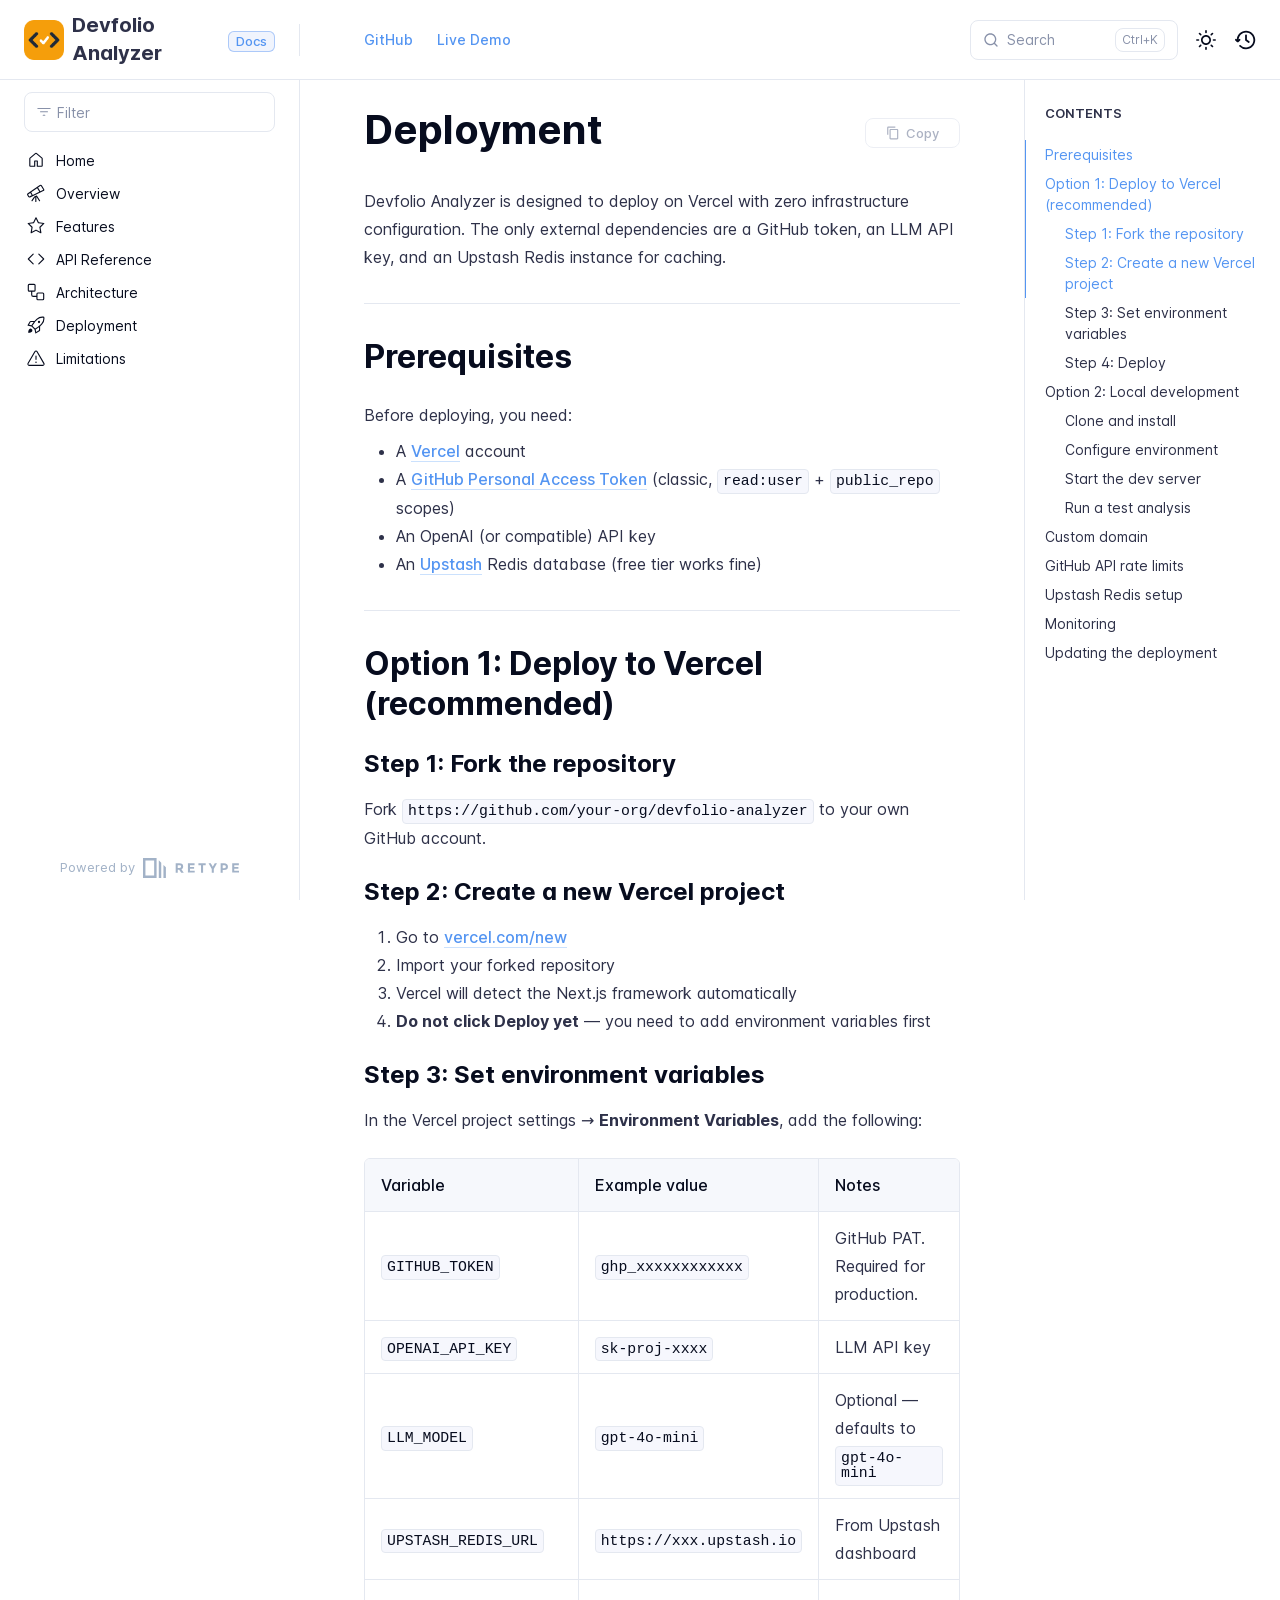
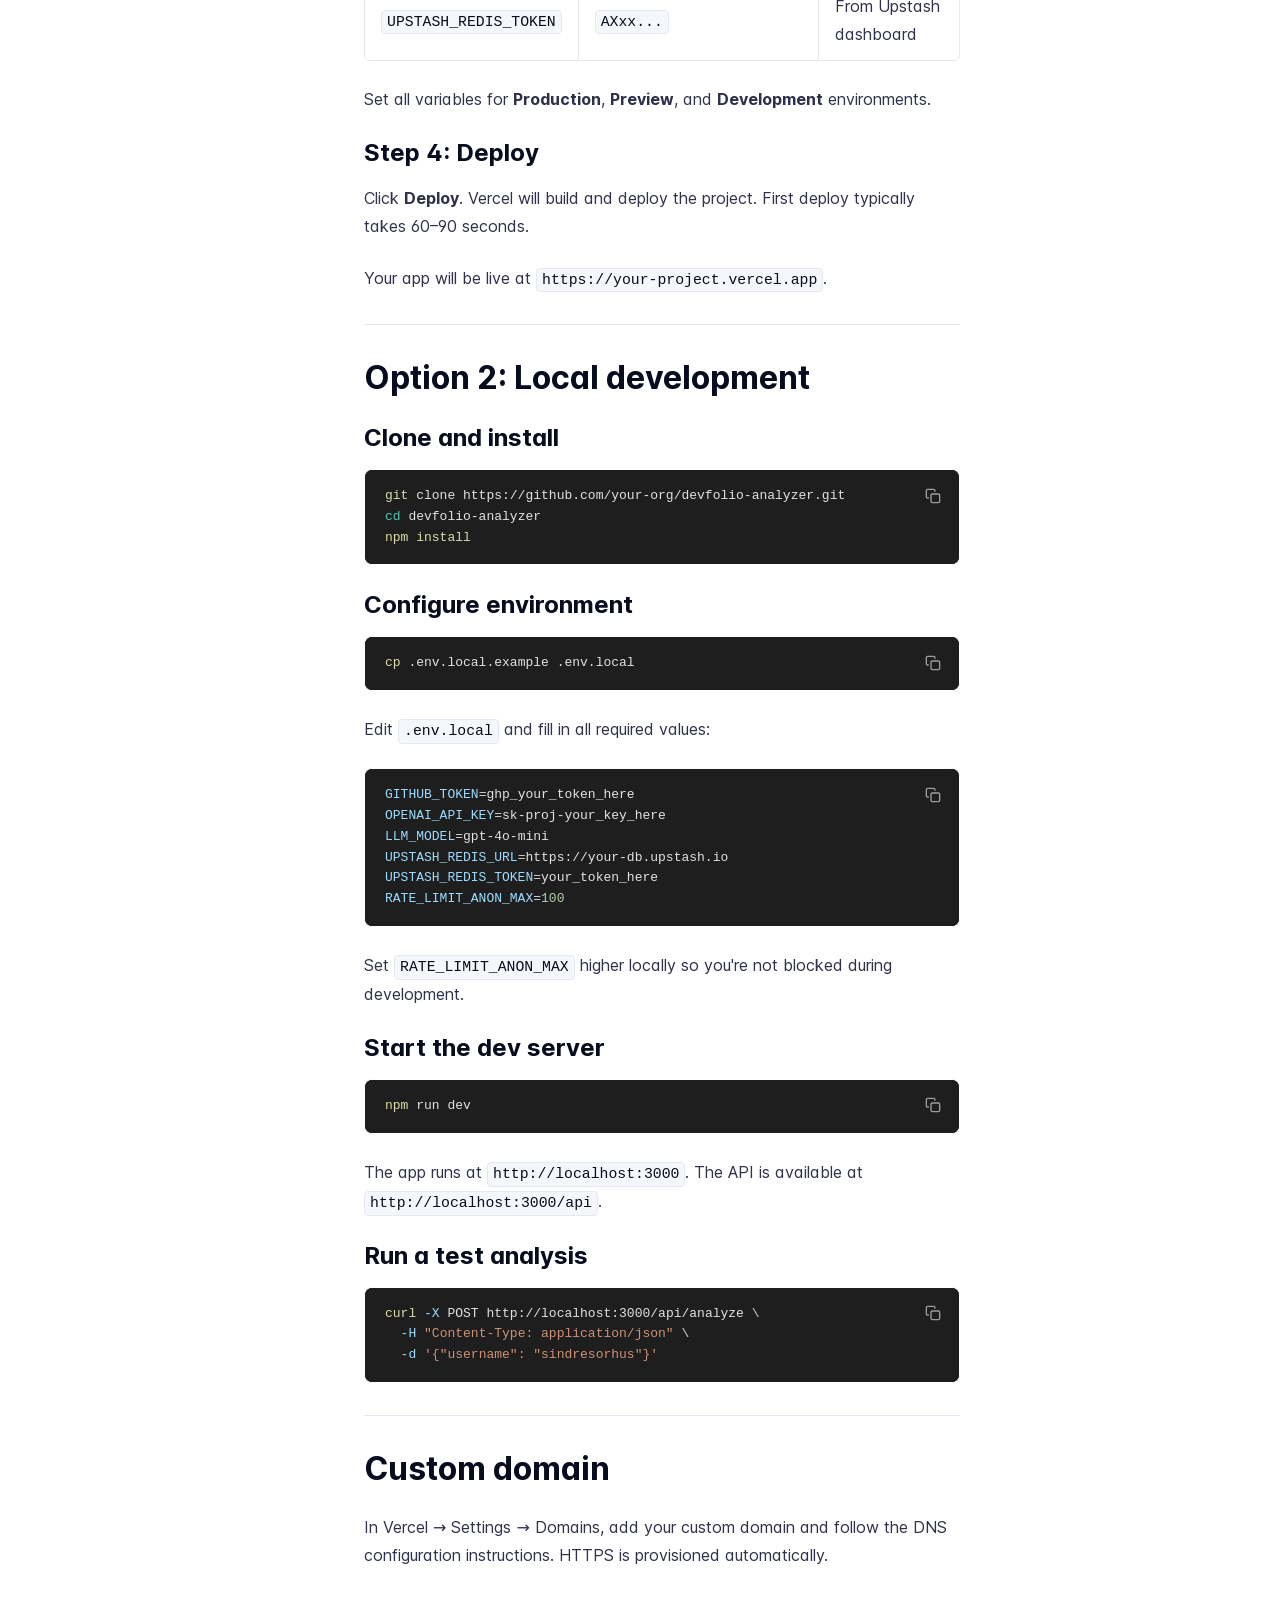
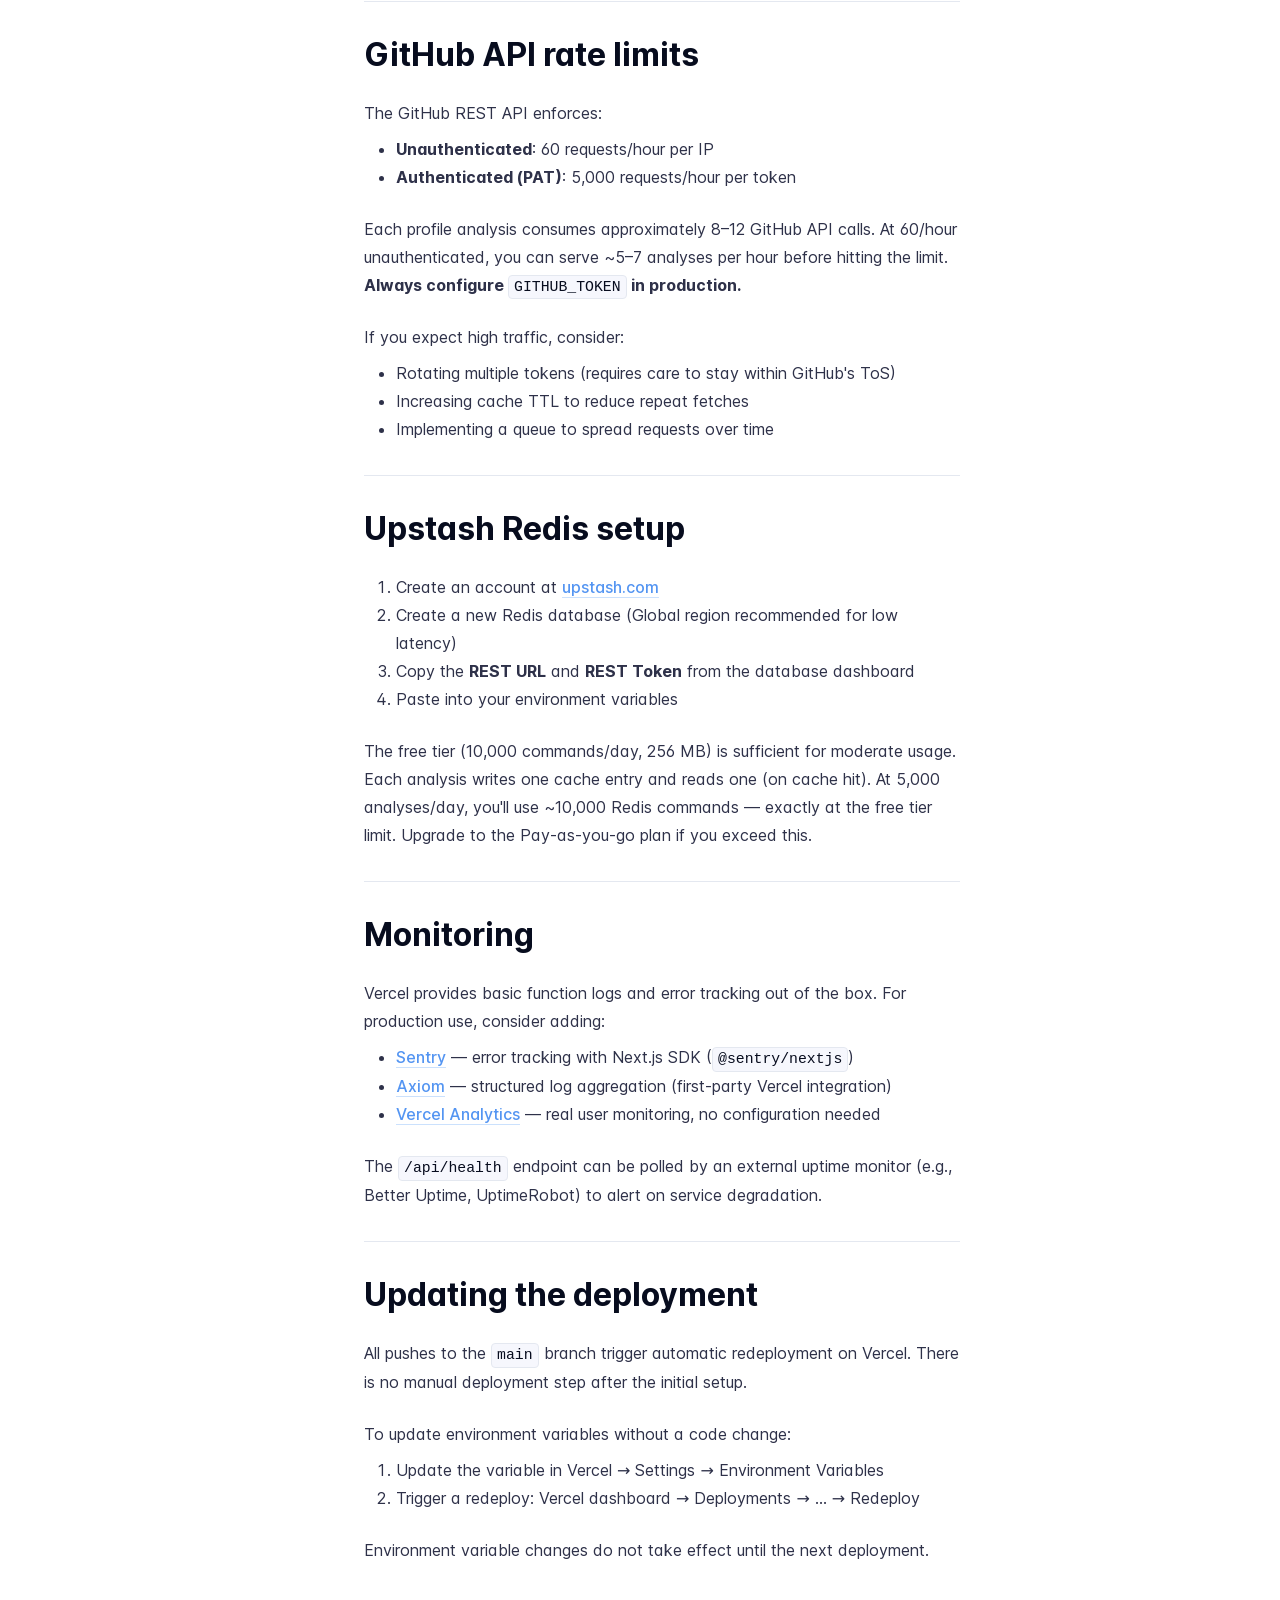
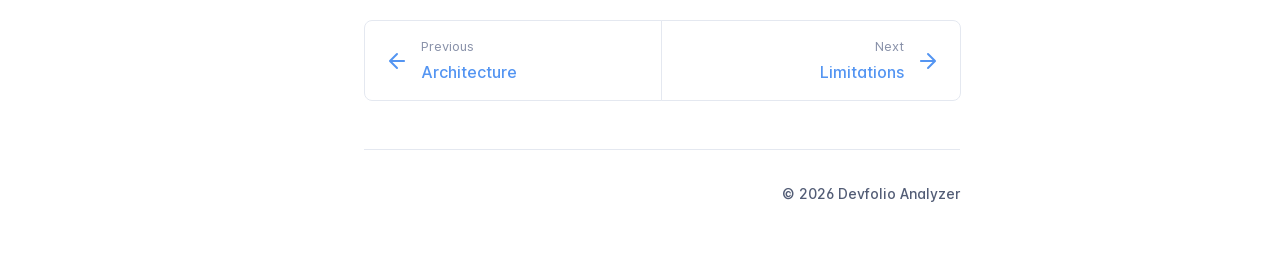
<file: .retype/deployment/index.html>
<!DOCTYPE html>
<html lang="en" class="h-full">
<head>
    <meta charset="UTF-8">
    <meta name="viewport" content="width=device-width,initial-scale=1">
    <meta name="color-scheme" content="light dark">
    <meta name="turbo-cache-control" content="no-cache" data-turbo-track="reload" data-track-token="4.5.3.829094043056">

    <!-- See retype.com -->
    <meta name="generator" content="Retype 4.5.3">

    <!-- Primary Meta Tags -->
    <title>DeploymentDevfolio Analyzer</title>
    <meta name="title" content="DeploymentDevfolio Analyzer">
    <meta name="description" content="Devfolio Analyzer is designed to deploy on Vercel with zero infrastructure configuration. The only external dependencies are a GitHub token, an LLM API key, and an Upstash Redis instance for caching.">

    <!-- Canonical -->
    <link rel="canonical" href="https://devfolioanalyzer.vercel.app/deployment/">
    <link rel="sitemap" type="application/xml" title="Sitemap" href="https://devfolioanalyzer.vercel.app/sitemap.xml">

    <!-- Open Graph -->
    <meta property="og:type" content="website">
    <meta property="og:url" content="https://devfolioanalyzer.vercel.app/deployment/">
    <meta property="og:title" content="DeploymentDevfolio Analyzer">
    <meta property="og:description" content="Devfolio Analyzer is designed to deploy on Vercel with zero infrastructure configuration. The only external dependencies are a GitHub token, an LLM API key, and an Upstash Redis instance for caching.">
    <meta property="og:site_name" content="Devfolio Analyzer">
    <meta property="og:locale" content="en_US">

    <!-- Twitter -->
    <meta name="twitter:card" content="summary_large_image">
    <meta name="twitter:url" content="https://devfolioanalyzer.vercel.app/deployment/">
    <meta name="twitter:title" content="DeploymentDevfolio Analyzer">
    <meta name="twitter:description" content="Devfolio Analyzer is designed to deploy on Vercel with zero infrastructure configuration. The only external dependencies are a GitHub token, an LLM API key, and an Upstash Redis instance for caching.">

    <!-- Alternate Markdown -->
    <link rel="alternate" type="text/markdown" href="https://devfolioanalyzer.vercel.app/deployment.md">

    <script data-cfasync="false">(function(){var cl=document.documentElement.classList,ls=localStorage.getItem("retype_scheme"),hd=cl.contains("dark"),hl=cl.contains("light"),wm=window.matchMedia&&window.matchMedia("(prefers-color-scheme: dark)").matches;if(ls==="dark"||(!ls&&wm&&!hd&&!hl)){cl.remove("light");cl.add("dark")}else if(ls==="light"||(!ls&&!wm&&!hd&&!hl)){cl.remove("dark");cl.add("light")}})();</script>

    <link id="retype-favicon" rel="icon" href="../static/favicon.png" />
    <link href="../resources/css/retype.css?v=4.5.3.829094043056" rel="stylesheet">

    <script data-cfasync="false" src="../resources/js/config.js?v=4.5.3.829094043056" data-turbo-eval="false" defer></script>
    <script data-cfasync="false" src="../resources/js/retype.js?v=4.5.3" data-turbo-eval="false" defer></script>
    <script id="lunr-js" data-cfasync="false" src="../resources/js/lunr.js?v=4.5.3.829094043056" data-turbo-eval="false" defer></script>
    <script id="prism-js" data-cfasync="false" src="../resources/js/prism.js?v=4.5.3.829094043056" defer></script>
</head>
<body>
    <div id="retype-app" class="relative text-base antialiased text-base-text bg-base-bg font-body">
    <div class="absolute bottom-0 left-0" style="top: 5rem; right: 50%"></div>

    <header id="retype-header" class="sticky top-0 z-30 flex w-full h-16 bg-header-bg border-b border-header-border md:h-20">
        <div class="container relative flex items-center justify-between pr-6 grow md:justify-start">
            <!-- Mobile menu button skeleton -->
            <button v-cloak class="skeleton retype-mobile-menu-button flex items-center justify-center shrink-0 overflow-hidden dark:text-white focus:outline-hidden rounded-full w-10 h-10 ml-3.5 md:hidden"><svg xmlns="http://www.w3.org/2000/svg" class="mb-px shrink-0" width="24" height="24" viewBox="0 0 24 24" role="presentation" style="margin-bottom: 0px;"><g fill="currentColor"><path d="M2 4h20v2H2zM2 11h20v2H2zM2 18h20v2H2z"></path></g></svg></button>
            <div v-cloak id="retype-sidebar-left-toggle-button"></div>
    
            <!-- Logo -->
            <div class="flex items-center justify-between h-full py-2 md:w-75">
                <div class="flex items-center px-2 md:px-6">
                    <a id="retype-branding-logo" href="https://devfolioanalyzer.vercel.app/" class="flex items-center leading-snug text-xl">
                        <span class="w-10 mr-2 grow-0 shrink-0 overflow-hidden">
                            <img class="max-h-10 md:inline-block" src="../static/favicon.png" alt="" width="40" height="40">
                        </span>
                        <span class="dark:text-white font-bold line-clamp-1 md:line-clamp-2">Devfolio Analyzer</span>
                    </a><span id="retype-branding-label" class="inline-flex mt-1 px-2 py-1 ml-4 text-xs font-medium leading-none items-center rounded-md bg-branding-label-bg text-branding-label-text ring-1 ring-branding-label-border ring-inset md:inline-block">Docs</span>
                </div>
    
                <span class="hidden h-8 border-r md:inline-block border-base-border"></span>
            </div>
    
            <div class="flex justify-between md:grow">
                <!-- Top Nav -->
                <nav id="retype-header-nav" class="hidden md:flex">
                    <ul class="flex flex-col mb-4 md:pl-16 md:mb-0 md:flex-row md:items-center">
                        <li class="mr-6">
                            <a class="py-2 md:mb-0 inline-flex items-center text-sm whitespace-nowrap transition-colors duration-200 ease-linear md:text-header-text font-header-text hover:text-header-text-hover" href="https://github.com/najmulcodes/devfolioanalyzer">GitHub</a>
                        </li>
                        <li class="mr-6">
                            <a class="py-2 md:mb-0 inline-flex items-center text-sm whitespace-nowrap transition-colors duration-200 ease-linear md:text-header-text font-header-text hover:text-header-text-hover" href="https://devfolioanalyzer.vercel.app">Live Demo</a>
                        </li>
    
                    </ul>
                </nav>
    
                <div v-cloak class="flex justify-end grow">
                    <div id="retype-mobile-search-button"></div>
                    <doc-search-desktop></doc-search-desktop>
    
                    <doc-theme-switch class="lg:ml-2"></doc-theme-switch>
                    <doc-history></doc-history>
                </div>
            </div>
        </div>
    </header>


    <div id="retype-container" class="container relative flex bg-white">
        <!-- Sidebar Skeleton -->
        <div v-cloak class="fixed flex flex-col shrink-0 duration-300 ease-in-out bg-sidebar-left-bg border-sidebar-left-border sidebar top-20 w-75 border-r h-screen md:sticky transition-transform skeleton">
        
            <div class="flex items-center h-16 px-6">
                <input id="retype-filter-input-mock" class="w-full h-10 pl-8 px-3 py-2 transition-colors duration-200 ease-linear bg-filter-bg border border-filter-border rounded-lg shadow-none md:text-sm hover:border-filter-border-hover focus:outline-hidden focus:border-filter-border-focus placeholder-filter-placeholder" type="text">
            </div>
        
            <div class="pl-6 mt-1 mb-4">
                <div class="w-32 h-3 mb-4 bg-skeleton-bg rounded-full loading"></div>
                <div class="w-48 h-3 mb-4 bg-skeleton-bg rounded-full loading"></div>
                <div class="w-40 h-3 mb-4 bg-skeleton-bg rounded-full loading"></div>
                <div class="w-32 h-3 mb-4 bg-skeleton-bg rounded-full loading"></div>
                <div class="w-48 h-3 mb-4 bg-skeleton-bg rounded-full loading"></div>
                <div class="w-40 h-3 mb-4 bg-skeleton-bg rounded-full loading"></div>
            </div>
        
            <div class="shrink-0 mt-auto bg-transparent dark:border-base-border">
                <a class="flex items-center justify-center flex-nowrap h-16 text-gray-350 dark:text-dark-400 hover:text-gray-600 dark:hover:text-dark-300 transition-colors duration-150 ease-in docs-powered-by" target="_blank" href="https://retype.com/" rel="noopener">
                    <span class="text-xs whitespace-nowrap">Powered by</span>
                    <svg xmlns="http://www.w3.org/2000/svg" class="ml-2" fill="currentColor" width="96" height="20" overflow="visible"><path d="M0 0v20h13.59V0H0zm11.15 17.54H2.44V2.46h8.71v15.08zM15.8 20h2.44V4.67L15.8 2.22zM20.45 6.89V20h2.44V9.34z"/><g><path d="M40.16 8.44c0 1.49-.59 2.45-1.75 2.88l2.34 3.32h-2.53l-2.04-2.96h-1.43v2.96h-2.06V5.36h3.5c1.43 0 2.46.24 3.07.73s.9 1.27.9 2.35zm-2.48 1.1c.26-.23.38-.59.38-1.09 0-.5-.13-.84-.4-1.03s-.73-.28-1.39-.28h-1.54v2.75h1.5c.72 0 1.2-.12 1.45-.35zM51.56 5.36V7.2h-4.59v1.91h4.13v1.76h-4.13v1.92h4.74v1.83h-6.79V5.36h6.64zM60.09 7.15v7.48h-2.06V7.15h-2.61V5.36h7.28v1.79h-2.61zM70.81 14.64h-2.06v-3.66l-3.19-5.61h2.23l1.99 3.45 1.99-3.45H74l-3.19 5.61v3.66zM83.99 6.19c.65.55.97 1.4.97 2.55s-.33 1.98-1 2.51-1.68.8-3.04.8h-1.23v2.59h-2.06V5.36h3.26c1.42 0 2.45.28 3.1.83zm-1.51 3.65c.25-.28.37-.69.37-1.22s-.16-.92-.48-1.14c-.32-.23-.82-.34-1.5-.34H79.7v3.12h1.38c.68 0 1.15-.14 1.4-.42zM95.85 5.36V7.2h-4.59v1.91h4.13v1.76h-4.13v1.92H96v1.83h-6.79V5.36h6.64z"/></g></svg>
                </a>
            </div>
        </div>
        
        <!-- Sidebar component -->
        <doc-sidebar v-cloak>
            <template #sidebar-footer>
                <div class="shrink-0 mt-auto border-t md:bg-transparent md:border-none dark:border-base-border">
        
                    <div class="py-3 px-6 md:hidden border-b dark:border-base-border">
                        <nav>
                            <ul class="flex flex-wrap justify-center items-center">
                                <li class="mr-6">
                                    <a class="block py-1 inline-flex items-center text-sm whitespace-nowrap transition-colors duration-200 ease-linear md:text-header-text font-header-text hover:text-header-text-hover" href="https://github.com/najmulcodes/devfolioanalyzer">GitHub</a>
                                </li>
                                <li class="mr-6">
                                    <a class="block py-1 inline-flex items-center text-sm whitespace-nowrap transition-colors duration-200 ease-linear md:text-header-text font-header-text hover:text-header-text-hover" href="https://devfolioanalyzer.vercel.app">Live Demo</a>
                                </li>
        
                            </ul>
                        </nav>
                    </div>
        
                    <a class="flex items-center justify-center flex-nowrap h-16 text-gray-350 dark:text-dark-400 hover:text-gray-600 dark:hover:text-dark-300 transition-colors duration-150 ease-in docs-powered-by" target="_blank" href="https://retype.com/" rel="noopener">
                        <span class="text-xs whitespace-nowrap">Powered by</span>
                        <svg xmlns="http://www.w3.org/2000/svg" class="ml-2" fill="currentColor" width="96" height="20" overflow="visible"><path d="M0 0v20h13.59V0H0zm11.15 17.54H2.44V2.46h8.71v15.08zM15.8 20h2.44V4.67L15.8 2.22zM20.45 6.89V20h2.44V9.34z"/><g><path d="M40.16 8.44c0 1.49-.59 2.45-1.75 2.88l2.34 3.32h-2.53l-2.04-2.96h-1.43v2.96h-2.06V5.36h3.5c1.43 0 2.46.24 3.07.73s.9 1.27.9 2.35zm-2.48 1.1c.26-.23.38-.59.38-1.09 0-.5-.13-.84-.4-1.03s-.73-.28-1.39-.28h-1.54v2.75h1.5c.72 0 1.2-.12 1.45-.35zM51.56 5.36V7.2h-4.59v1.91h4.13v1.76h-4.13v1.92h4.74v1.83h-6.79V5.36h6.64zM60.09 7.15v7.48h-2.06V7.15h-2.61V5.36h7.28v1.79h-2.61zM70.81 14.64h-2.06v-3.66l-3.19-5.61h2.23l1.99 3.45 1.99-3.45H74l-3.19 5.61v3.66zM83.99 6.19c.65.55.97 1.4.97 2.55s-.33 1.98-1 2.51-1.68.8-3.04.8h-1.23v2.59h-2.06V5.36h3.26c1.42 0 2.45.28 3.1.83zm-1.51 3.65c.25-.28.37-.69.37-1.22s-.16-.92-.48-1.14c-.32-.23-.82-.34-1.5-.34H79.7v3.12h1.38c.68 0 1.15-.14 1.4-.42zM95.85 5.36V7.2h-4.59v1.91h4.13v1.76h-4.13v1.92H96v1.83h-6.79V5.36h6.64z"/></g></svg>
                    </a>
                </div>
            </template>
        </doc-sidebar>

        <div class="grow min-w-0 bg-body-bg">
            <!-- Render "toolbar" template here on api pages --><!-- Render page content -->
<div class="flex">
    <div id="retype-main" class="min-w-0 p-4 grow md:px-16">
        <main class="relative pb-12 lg:pt-2">
            <div class="relative retype-markdown" id="retype-content">
                <!-- Rendered if sidebar right is enabled -->
                <div id="retype-sidebar-right-toggle"></div>
                <doc-page-actions></doc-page-actions>

                <!-- Page content  -->
<h1 id="deployment">Deployment</h1>
<p>Devfolio Analyzer is designed to deploy on Vercel with zero infrastructure configuration. The only external dependencies are a GitHub token, an LLM API key, and an Upstash Redis instance for caching.</p>
<hr>
<h2 id="prerequisites">Prerequisites</h2>
<p>Before deploying, you need:</p>
<ul>
<li>A <a href="https://vercel.com">Vercel</a> account</li>
<li>A <a href="https://github.com/settings/tokens">GitHub Personal Access Token</a> (classic, <code translate="no" v-pre>read:user</code> + <code translate="no" v-pre>public_repo</code> scopes)</li>
<li>An OpenAI (or compatible) API key</li>
<li>An <a href="https://upstash.com">Upstash</a> Redis database (free tier works fine)</li>
</ul>
<hr>
<h2 id="option-1-deploy-to-vercel-recommended">Option 1: Deploy to Vercel (recommended)</h2>
<h3 id="step-1-fork-the-repository">Step 1: Fork the repository</h3>
<p>Fork <code translate="no" v-pre>https://github.com/your-org/devfolio-analyzer</code> to your own GitHub account.</p>
<h3 id="step-2-create-a-new-vercel-project">Step 2: Create a new Vercel project</h3>
<ol>
<li>Go to <a href="https://vercel.com/new">vercel.com/new</a></li>
<li>Import your forked repository</li>
<li>Vercel will detect the Next.js framework automatically</li>
<li><strong>Do not click Deploy yet</strong> — you need to add environment variables first</li>
</ol>
<h3 id="step-3-set-environment-variables">Step 3: Set environment variables</h3>
<p>In the Vercel project settings → <strong>Environment Variables</strong>, add the following:</p>
<div class="table-wrapper scrollbar overflow-hidden">
<table class="comfortable">
<thead>
<tr>
<th>Variable</th>
<th>Example value</th>
<th>Notes</th>
</tr>
</thead>
<tbody>
<tr>
<td><code translate="no" v-pre>GITHUB_TOKEN</code></td>
<td><code translate="no" v-pre>ghp_xxxxxxxxxxxx</code></td>
<td>GitHub PAT. Required for production.</td>
</tr>
<tr>
<td><code translate="no" v-pre>OPENAI_API_KEY</code></td>
<td><code translate="no" v-pre>sk-proj-xxxx</code></td>
<td>LLM API key</td>
</tr>
<tr>
<td><code translate="no" v-pre>LLM_MODEL</code></td>
<td><code translate="no" v-pre>gpt-4o-mini</code></td>
<td>Optional — defaults to <code translate="no" v-pre>gpt-4o-mini</code></td>
</tr>
<tr>
<td><code translate="no" v-pre>UPSTASH_REDIS_URL</code></td>
<td><code translate="no" v-pre>https://xxx.upstash.io</code></td>
<td>From Upstash dashboard</td>
</tr>
<tr>
<td><code translate="no" v-pre>UPSTASH_REDIS_TOKEN</code></td>
<td><code translate="no" v-pre>AXxx...</code></td>
<td>From Upstash dashboard</td>
</tr>
</tbody>
</table>
</div>
<p>Set all variables for <strong>Production</strong>, <strong>Preview</strong>, and <strong>Development</strong> environments.</p>
<h3 id="step-4-deploy">Step 4: Deploy</h3>
<p>Click <strong>Deploy</strong>. Vercel will build and deploy the project. First deploy typically takes 60–90 seconds.</p>
<p>Your app will be live at <code translate="no" v-pre>https://your-project.vercel.app</code>.</p>
<hr>
<h2 id="option-2-local-development">Option 2: Local development</h2>
<h3 id="clone-and-install">Clone and install</h3>
<div id="clone-and-install-code-1" class="codeblock-wrapper"><doc-codeblock>
<pre translate="no" class="language-bash"><code v-pre class="language-bash">git clone https://github.com/your-org/devfolio-analyzer.git
cd devfolio-analyzer
npm install</code></pre>
</doc-codeblock></div>
<h3 id="configure-environment">Configure environment</h3>
<div id="configure-environment-code-1" class="codeblock-wrapper"><doc-codeblock>
<pre translate="no" class="language-bash"><code v-pre class="language-bash">cp .env.local.example .env.local</code></pre>
</doc-codeblock></div>
<p>Edit <code translate="no" v-pre>.env.local</code> and fill in all required values:</p>
<div id="configure-environment-code-2" class="codeblock-wrapper"><doc-codeblock>
<pre translate="no" class="language-bash"><code v-pre class="language-bash">GITHUB_TOKEN=ghp_your_token_here
OPENAI_API_KEY=sk-proj-your_key_here
LLM_MODEL=gpt-4o-mini
UPSTASH_REDIS_URL=https://your-db.upstash.io
UPSTASH_REDIS_TOKEN=your_token_here
RATE_LIMIT_ANON_MAX=100</code></pre>
</doc-codeblock></div>
<p>Set <code translate="no" v-pre>RATE_LIMIT_ANON_MAX</code> higher locally so you&#x27;re not blocked during development.</p>
<h3 id="start-the-dev-server">Start the dev server</h3>
<div id="start-the-dev-server-code-1" class="codeblock-wrapper"><doc-codeblock>
<pre translate="no" class="language-bash"><code v-pre class="language-bash">npm run dev</code></pre>
</doc-codeblock></div>
<p>The app runs at <code translate="no" v-pre>http://localhost:3000</code>. The API is available at <code translate="no" v-pre>http://localhost:3000/api</code>.</p>
<h3 id="run-a-test-analysis">Run a test analysis</h3>
<div id="run-a-test-analysis-code-1" class="codeblock-wrapper"><doc-codeblock>
<pre translate="no" class="language-bash"><code v-pre class="language-bash">curl -X POST http://localhost:3000/api/analyze \
  -H &quot;Content-Type: application/json&quot; \
  -d '{&quot;username&quot;: &quot;sindresorhus&quot;}'</code></pre>
</doc-codeblock></div>
<hr>
<h2 id="custom-domain">Custom domain</h2>
<p>In Vercel → Settings → Domains, add your custom domain and follow the DNS configuration instructions. HTTPS is provisioned automatically.</p>
<hr>
<h2 id="github-api-rate-limits">GitHub API rate limits</h2>
<p>The GitHub REST API enforces:</p>
<ul>
<li><strong>Unauthenticated</strong>: 60 requests/hour per IP</li>
<li><strong>Authenticated (PAT)</strong>: 5,000 requests/hour per token</li>
</ul>
<p>Each profile analysis consumes approximately 8–12 GitHub API calls. At 60/hour unauthenticated, you can serve ~5–7 analyses per hour before hitting the limit. <strong>Always configure <code translate="no" v-pre>GITHUB_TOKEN</code> in production.</strong></p>
<p>If you expect high traffic, consider:</p>
<ul>
<li>Rotating multiple tokens (requires care to stay within GitHub&#x27;s ToS)</li>
<li>Increasing cache TTL to reduce repeat fetches</li>
<li>Implementing a queue to spread requests over time</li>
</ul>
<hr>
<h2 id="upstash-redis-setup">Upstash Redis setup</h2>
<ol>
<li>Create an account at <a href="https://upstash.com">upstash.com</a></li>
<li>Create a new Redis database (Global region recommended for low latency)</li>
<li>Copy the <strong>REST URL</strong> and <strong>REST Token</strong> from the database dashboard</li>
<li>Paste into your environment variables</li>
</ol>
<p>The free tier (10,000 commands/day, 256 MB) is sufficient for moderate usage. Each analysis writes one cache entry and reads one (on cache hit). At 5,000 analyses/day, you&#x27;ll use ~10,000 Redis commands — exactly at the free tier limit. Upgrade to the Pay-as-you-go plan if you exceed this.</p>
<hr>
<h2 id="monitoring">Monitoring</h2>
<p>Vercel provides basic function logs and error tracking out of the box. For production use, consider adding:</p>
<ul>
<li><strong><a href="https://sentry.io">Sentry</a></strong> — error tracking with Next.js SDK (<code translate="no" v-pre>@sentry/nextjs</code>)</li>
<li><strong><a href="https://axiom.co">Axiom</a></strong> — structured log aggregation (first-party Vercel integration)</li>
<li><strong><a href="https://vercel.com/analytics">Vercel Analytics</a></strong> — real user monitoring, no configuration needed</li>
</ul>
<p>The <code translate="no" v-pre>/api/health</code> endpoint can be polled by an external uptime monitor (e.g., Better Uptime, UptimeRobot) to alert on service degradation.</p>
<hr>
<h2 id="updating-the-deployment">Updating the deployment</h2>
<p>All pushes to the <code translate="no" v-pre>main</code> branch trigger automatic redeployment on Vercel. There is no manual deployment step after the initial setup.</p>
<p>To update environment variables without a code change:</p>
<ol>
<li>Update the variable in Vercel → Settings → Environment Variables</li>
<li>Trigger a redeploy: Vercel dashboard → Deployments → ... → Redeploy</li>
</ol>
<p>Environment variable changes do not take effect until the next deployment.</p>

                
                <!-- Required only on API pages -->
                <doc-toolbar-member-filter-no-results></doc-toolbar-member-filter-no-results>
            </div>
            <footer id="retype-content-footer" class="clear-both">
            
                <nav id="retype-nextprev" class="print:hidden flex mt-14">
                    <div class="w-1/2">
                        <a class="px-5 py-4 h-full flex items-center break-normal font-medium text-body-link border border-base-border hover:border-base-border-hover rounded-l-lg transition-colors duration-150 relative hover:z-5" href="../architecture/">
                            <svg xmlns="http://www.w3.org/2000/svg" class="mr-3" width="24" height="24" viewBox="0 0 24 24" fill="currentColor" overflow="visible"><path d="M19 11H7.41l5.29-5.29a.996.996 0 10-1.41-1.41l-7 7a1 1 0 000 1.42l7 7a1.024 1.024 0 001.42-.01.996.996 0 000-1.41L7.41 13H19c.55 0 1-.45 1-1s-.45-1-1-1z" /><path fill="none" d="M0 0h24v24H0z" /></svg>
                            <span>
                                <span class="block text-xs font-normal text-base-text-muted">Previous</span>
                                <span class="block mt-1">Architecture</span>
                            </span>
                        </a>
                    </div>
            
                    <div class="w-1/2">
                        <a class="px-5 py-4 -mx-px h-full flex items-center justify-end break-normal font-medium text-body-link border border-base-border hover:border-base-border-hover rounded-r-lg transition-colors duration-150 relative hover:z-5" href="../limitations/">
                            <span>
                                <span class="block text-xs font-normal text-right text-base-text-muted">Next</span>
                                <span class="block mt-1">Limitations</span>
                            </span>
                            <svg xmlns="http://www.w3.org/2000/svg" class="ml-3" width="24" height="24" viewBox="0 0 24 24" fill="currentColor" overflow="visible"><path d="M19.92 12.38a1 1 0 00-.22-1.09l-7-7a.996.996 0 10-1.41 1.41l5.3 5.3H5c-.55 0-1 .45-1 1s.45 1 1 1h11.59l-5.29 5.29a.996.996 0 000 1.41c.19.2.44.3.7.3s.51-.1.71-.29l7-7c.09-.09.16-.21.21-.33z" /><path fill="none" d="M0 0h24v24H0z" /></svg>
                        </a>
                    </div>
                </nav>
            </footer>
        </main>

        <div id="retype-page-footer" class="print:border-none border-t border-base-border pt-6 mb-8">
            <footer class="flex flex-wrap items-center justify-between print:justify-center">
                <div id="retype-footer-links" class="print:hidden">
                    <ul class="flex flex-wrap items-center text-sm">
                    </ul>
                </div>
                <div id="retype-copyright" class="print:justify-center py-2 text-footer-text font-footer-link text-sm leading-relaxed"><p>© 2026 Devfolio Analyzer</p></div>
            </footer>
        </div>
    </div>

    <!-- Rendered if sidebar right is enabled -->
    <!-- Sidebar right skeleton-->
    <div v-cloak class="fixed top-0 bottom-0 right-0 translate-x-full bg-sidebar-right-bg border-sidebar-right-border lg:sticky lg:border-l lg:shrink-0 lg:pt-6 lg:translate-x-0 sm:w-1/2 lg:w-64 lg:z-0 md:w-104 sidebar-right skeleton">
        <div class="pl-5">
            <div class="w-32 h-3 mb-4 bg-skeleton-bg rounded-full loading"></div>
            <div class="w-48 h-3 mb-4 bg-skeleton-bg rounded-full loading"></div>
            <div class="w-40 h-3 mb-4 bg-skeleton-bg rounded-full loading"></div>
        </div>
    </div>

    <!-- User should be able to hide sidebar right -->
    <doc-sidebar-right v-cloak></doc-sidebar-right>
</div>

        </div>
    </div>

    <doc-search-mobile></doc-search-mobile>
    <doc-back-to-top></doc-back-to-top>
</div>


    <div id="retype-overlay-target"></div>

        <script data-cfasync="false">window.__DOCS__ = { "title": "Deployment", level: 1, icon: "file", hasPrism: true, hasInstagram: false, hasMermaid: false, hasMath: false, tocDepth: 23, "md": "/deployment.md" }</script>
</body>
</html>
</file>
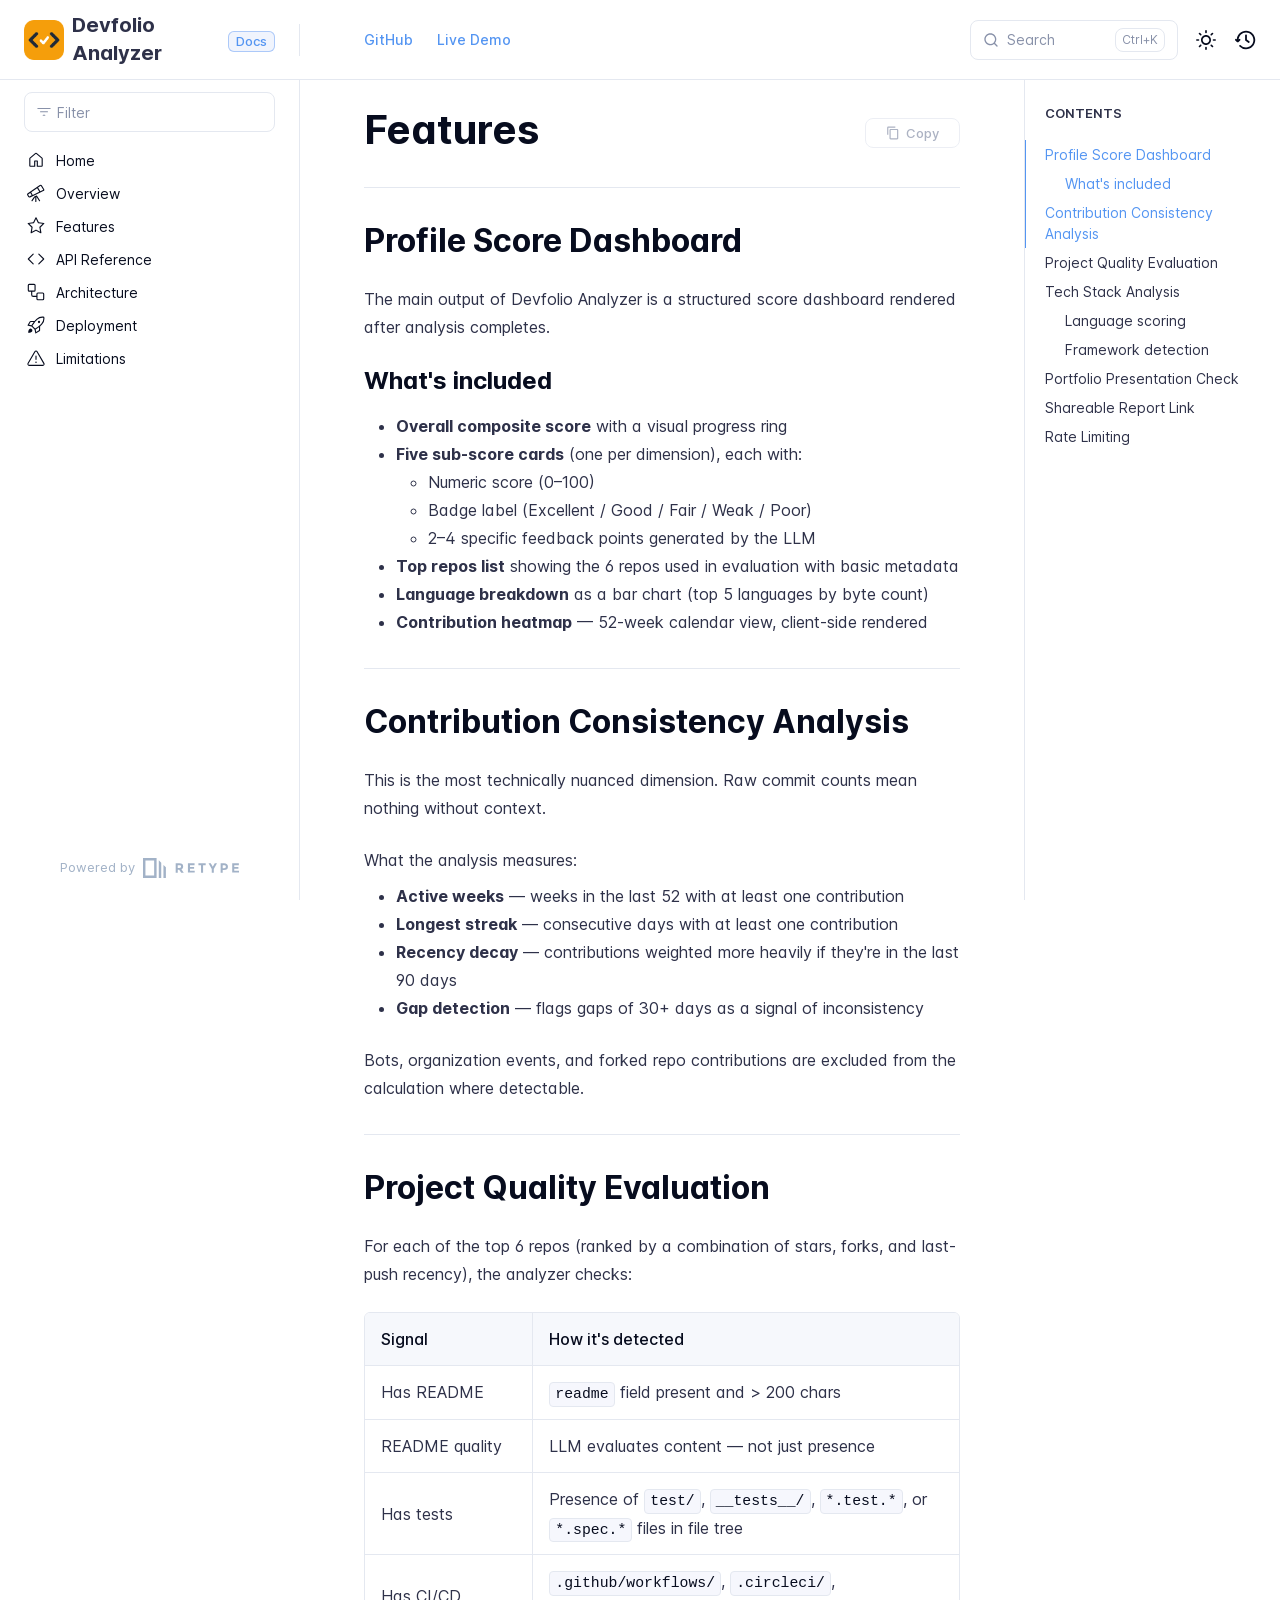
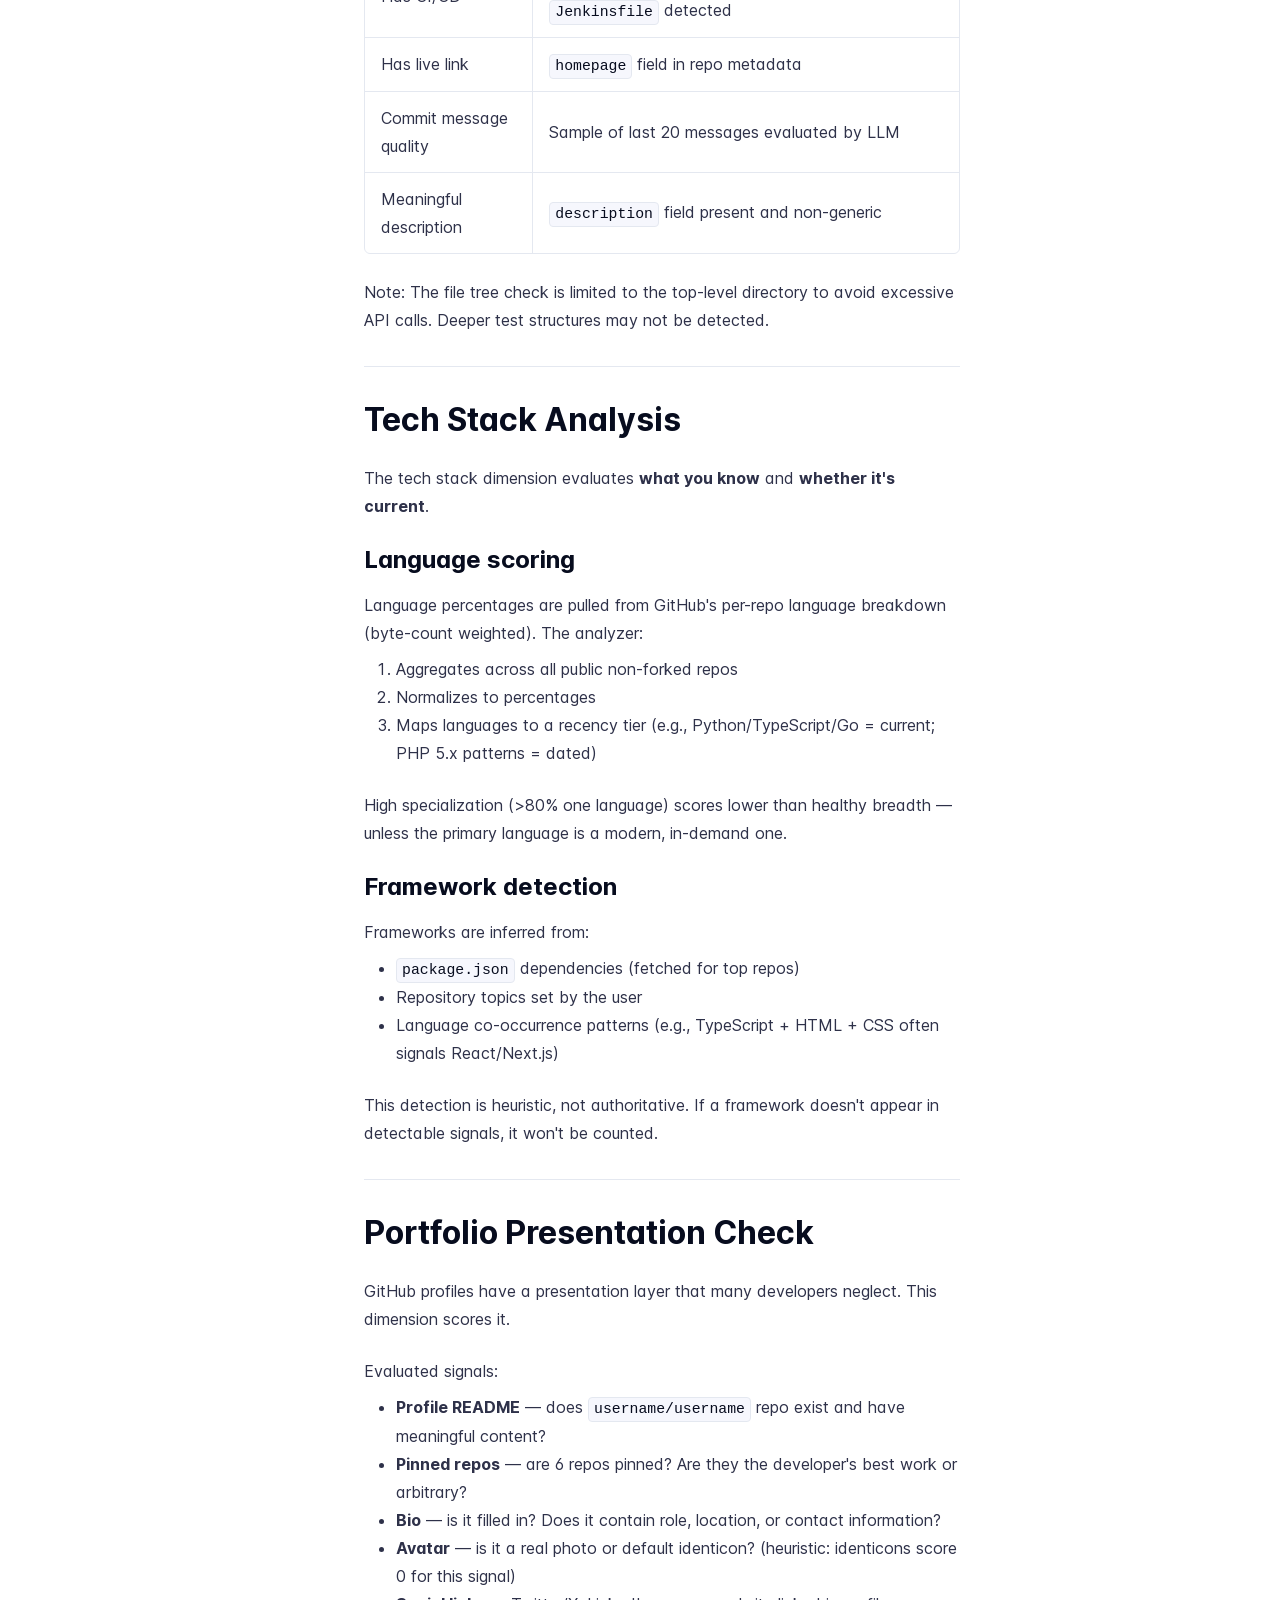
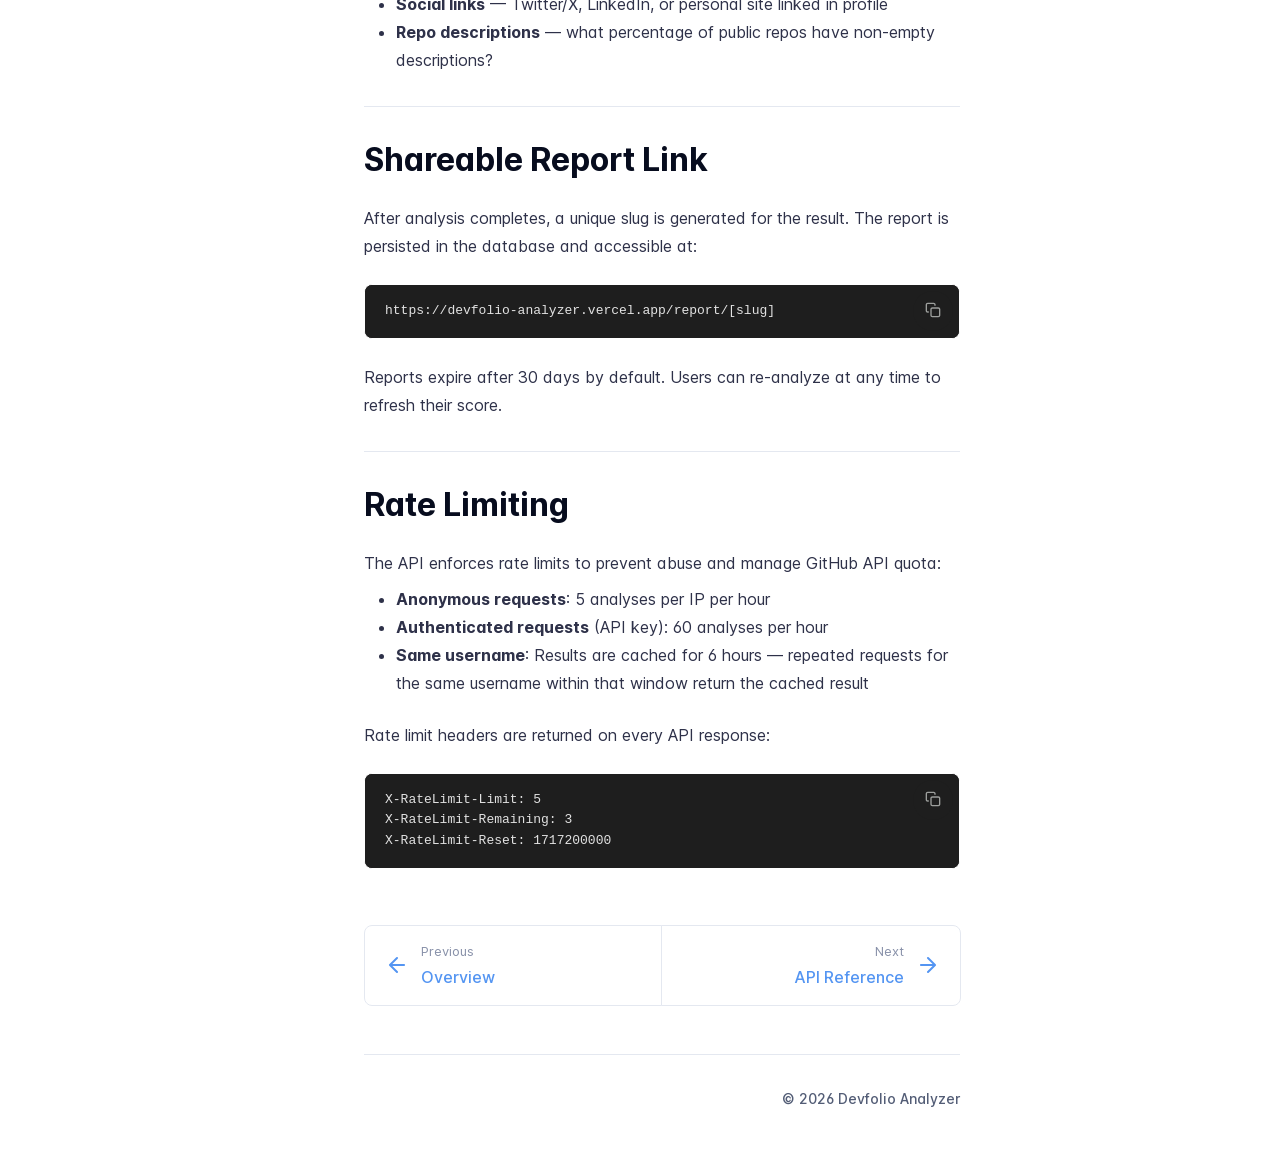
<file: .retype/features/index.html>
<!DOCTYPE html>
<html lang="en" class="h-full">
<head>
    <meta charset="UTF-8">
    <meta name="viewport" content="width=device-width,initial-scale=1">
    <meta name="color-scheme" content="light dark">
    <meta name="turbo-cache-control" content="no-cache" data-turbo-track="reload" data-track-token="4.5.3.829094043056">

    <!-- See retype.com -->
    <meta name="generator" content="Retype 4.5.3">

    <!-- Primary Meta Tags -->
    <title>FeaturesDevfolio Analyzer</title>
    <meta name="title" content="FeaturesDevfolio Analyzer">
    <meta name="description" content="The main output of Devfolio Analyzer is a structured score dashboard rendered after analysis completes.">

    <!-- Canonical -->
    <link rel="canonical" href="https://devfolioanalyzer.vercel.app/features/">
    <link rel="sitemap" type="application/xml" title="Sitemap" href="https://devfolioanalyzer.vercel.app/sitemap.xml">

    <!-- Open Graph -->
    <meta property="og:type" content="website">
    <meta property="og:url" content="https://devfolioanalyzer.vercel.app/features/">
    <meta property="og:title" content="FeaturesDevfolio Analyzer">
    <meta property="og:description" content="The main output of Devfolio Analyzer is a structured score dashboard rendered after analysis completes.">
    <meta property="og:site_name" content="Devfolio Analyzer">
    <meta property="og:locale" content="en_US">

    <!-- Twitter -->
    <meta name="twitter:card" content="summary_large_image">
    <meta name="twitter:url" content="https://devfolioanalyzer.vercel.app/features/">
    <meta name="twitter:title" content="FeaturesDevfolio Analyzer">
    <meta name="twitter:description" content="The main output of Devfolio Analyzer is a structured score dashboard rendered after analysis completes.">

    <!-- Alternate Markdown -->
    <link rel="alternate" type="text/markdown" href="https://devfolioanalyzer.vercel.app/features.md">

    <script data-cfasync="false">(function(){var cl=document.documentElement.classList,ls=localStorage.getItem("retype_scheme"),hd=cl.contains("dark"),hl=cl.contains("light"),wm=window.matchMedia&&window.matchMedia("(prefers-color-scheme: dark)").matches;if(ls==="dark"||(!ls&&wm&&!hd&&!hl)){cl.remove("light");cl.add("dark")}else if(ls==="light"||(!ls&&!wm&&!hd&&!hl)){cl.remove("dark");cl.add("light")}})();</script>

    <link id="retype-favicon" rel="icon" href="../static/favicon.png" />
    <link href="../resources/css/retype.css?v=4.5.3.829094043056" rel="stylesheet">

    <script data-cfasync="false" src="../resources/js/config.js?v=4.5.3.829094043056" data-turbo-eval="false" defer></script>
    <script data-cfasync="false" src="../resources/js/retype.js?v=4.5.3" data-turbo-eval="false" defer></script>
    <script id="lunr-js" data-cfasync="false" src="../resources/js/lunr.js?v=4.5.3.829094043056" data-turbo-eval="false" defer></script>
</head>
<body>
    <div id="retype-app" class="relative text-base antialiased text-base-text bg-base-bg font-body">
    <div class="absolute bottom-0 left-0" style="top: 5rem; right: 50%"></div>

    <header id="retype-header" class="sticky top-0 z-30 flex w-full h-16 bg-header-bg border-b border-header-border md:h-20">
        <div class="container relative flex items-center justify-between pr-6 grow md:justify-start">
            <!-- Mobile menu button skeleton -->
            <button v-cloak class="skeleton retype-mobile-menu-button flex items-center justify-center shrink-0 overflow-hidden dark:text-white focus:outline-hidden rounded-full w-10 h-10 ml-3.5 md:hidden"><svg xmlns="http://www.w3.org/2000/svg" class="mb-px shrink-0" width="24" height="24" viewBox="0 0 24 24" role="presentation" style="margin-bottom: 0px;"><g fill="currentColor"><path d="M2 4h20v2H2zM2 11h20v2H2zM2 18h20v2H2z"></path></g></svg></button>
            <div v-cloak id="retype-sidebar-left-toggle-button"></div>
    
            <!-- Logo -->
            <div class="flex items-center justify-between h-full py-2 md:w-75">
                <div class="flex items-center px-2 md:px-6">
                    <a id="retype-branding-logo" href="https://devfolioanalyzer.vercel.app/" class="flex items-center leading-snug text-xl">
                        <span class="w-10 mr-2 grow-0 shrink-0 overflow-hidden">
                            <img class="max-h-10 md:inline-block" src="../static/favicon.png" alt="" width="40" height="40">
                        </span>
                        <span class="dark:text-white font-bold line-clamp-1 md:line-clamp-2">Devfolio Analyzer</span>
                    </a><span id="retype-branding-label" class="inline-flex mt-1 px-2 py-1 ml-4 text-xs font-medium leading-none items-center rounded-md bg-branding-label-bg text-branding-label-text ring-1 ring-branding-label-border ring-inset md:inline-block">Docs</span>
                </div>
    
                <span class="hidden h-8 border-r md:inline-block border-base-border"></span>
            </div>
    
            <div class="flex justify-between md:grow">
                <!-- Top Nav -->
                <nav id="retype-header-nav" class="hidden md:flex">
                    <ul class="flex flex-col mb-4 md:pl-16 md:mb-0 md:flex-row md:items-center">
                        <li class="mr-6">
                            <a class="py-2 md:mb-0 inline-flex items-center text-sm whitespace-nowrap transition-colors duration-200 ease-linear md:text-header-text font-header-text hover:text-header-text-hover" href="https://github.com/najmulcodes/devfolioanalyzer">GitHub</a>
                        </li>
                        <li class="mr-6">
                            <a class="py-2 md:mb-0 inline-flex items-center text-sm whitespace-nowrap transition-colors duration-200 ease-linear md:text-header-text font-header-text hover:text-header-text-hover" href="https://devfolioanalyzer.vercel.app">Live Demo</a>
                        </li>
    
                    </ul>
                </nav>
    
                <div v-cloak class="flex justify-end grow">
                    <div id="retype-mobile-search-button"></div>
                    <doc-search-desktop></doc-search-desktop>
    
                    <doc-theme-switch class="lg:ml-2"></doc-theme-switch>
                    <doc-history></doc-history>
                </div>
            </div>
        </div>
    </header>


    <div id="retype-container" class="container relative flex bg-white">
        <!-- Sidebar Skeleton -->
        <div v-cloak class="fixed flex flex-col shrink-0 duration-300 ease-in-out bg-sidebar-left-bg border-sidebar-left-border sidebar top-20 w-75 border-r h-screen md:sticky transition-transform skeleton">
        
            <div class="flex items-center h-16 px-6">
                <input id="retype-filter-input-mock" class="w-full h-10 pl-8 px-3 py-2 transition-colors duration-200 ease-linear bg-filter-bg border border-filter-border rounded-lg shadow-none md:text-sm hover:border-filter-border-hover focus:outline-hidden focus:border-filter-border-focus placeholder-filter-placeholder" type="text">
            </div>
        
            <div class="pl-6 mt-1 mb-4">
                <div class="w-32 h-3 mb-4 bg-skeleton-bg rounded-full loading"></div>
                <div class="w-48 h-3 mb-4 bg-skeleton-bg rounded-full loading"></div>
                <div class="w-40 h-3 mb-4 bg-skeleton-bg rounded-full loading"></div>
                <div class="w-32 h-3 mb-4 bg-skeleton-bg rounded-full loading"></div>
                <div class="w-48 h-3 mb-4 bg-skeleton-bg rounded-full loading"></div>
                <div class="w-40 h-3 mb-4 bg-skeleton-bg rounded-full loading"></div>
            </div>
        
            <div class="shrink-0 mt-auto bg-transparent dark:border-base-border">
                <a class="flex items-center justify-center flex-nowrap h-16 text-gray-350 dark:text-dark-400 hover:text-gray-600 dark:hover:text-dark-300 transition-colors duration-150 ease-in docs-powered-by" target="_blank" href="https://retype.com/" rel="noopener">
                    <span class="text-xs whitespace-nowrap">Powered by</span>
                    <svg xmlns="http://www.w3.org/2000/svg" class="ml-2" fill="currentColor" width="96" height="20" overflow="visible"><path d="M0 0v20h13.59V0H0zm11.15 17.54H2.44V2.46h8.71v15.08zM15.8 20h2.44V4.67L15.8 2.22zM20.45 6.89V20h2.44V9.34z"/><g><path d="M40.16 8.44c0 1.49-.59 2.45-1.75 2.88l2.34 3.32h-2.53l-2.04-2.96h-1.43v2.96h-2.06V5.36h3.5c1.43 0 2.46.24 3.07.73s.9 1.27.9 2.35zm-2.48 1.1c.26-.23.38-.59.38-1.09 0-.5-.13-.84-.4-1.03s-.73-.28-1.39-.28h-1.54v2.75h1.5c.72 0 1.2-.12 1.45-.35zM51.56 5.36V7.2h-4.59v1.91h4.13v1.76h-4.13v1.92h4.74v1.83h-6.79V5.36h6.64zM60.09 7.15v7.48h-2.06V7.15h-2.61V5.36h7.28v1.79h-2.61zM70.81 14.64h-2.06v-3.66l-3.19-5.61h2.23l1.99 3.45 1.99-3.45H74l-3.19 5.61v3.66zM83.99 6.19c.65.55.97 1.4.97 2.55s-.33 1.98-1 2.51-1.68.8-3.04.8h-1.23v2.59h-2.06V5.36h3.26c1.42 0 2.45.28 3.1.83zm-1.51 3.65c.25-.28.37-.69.37-1.22s-.16-.92-.48-1.14c-.32-.23-.82-.34-1.5-.34H79.7v3.12h1.38c.68 0 1.15-.14 1.4-.42zM95.85 5.36V7.2h-4.59v1.91h4.13v1.76h-4.13v1.92H96v1.83h-6.79V5.36h6.64z"/></g></svg>
                </a>
            </div>
        </div>
        
        <!-- Sidebar component -->
        <doc-sidebar v-cloak>
            <template #sidebar-footer>
                <div class="shrink-0 mt-auto border-t md:bg-transparent md:border-none dark:border-base-border">
        
                    <div class="py-3 px-6 md:hidden border-b dark:border-base-border">
                        <nav>
                            <ul class="flex flex-wrap justify-center items-center">
                                <li class="mr-6">
                                    <a class="block py-1 inline-flex items-center text-sm whitespace-nowrap transition-colors duration-200 ease-linear md:text-header-text font-header-text hover:text-header-text-hover" href="https://github.com/najmulcodes/devfolioanalyzer">GitHub</a>
                                </li>
                                <li class="mr-6">
                                    <a class="block py-1 inline-flex items-center text-sm whitespace-nowrap transition-colors duration-200 ease-linear md:text-header-text font-header-text hover:text-header-text-hover" href="https://devfolioanalyzer.vercel.app">Live Demo</a>
                                </li>
        
                            </ul>
                        </nav>
                    </div>
        
                    <a class="flex items-center justify-center flex-nowrap h-16 text-gray-350 dark:text-dark-400 hover:text-gray-600 dark:hover:text-dark-300 transition-colors duration-150 ease-in docs-powered-by" target="_blank" href="https://retype.com/" rel="noopener">
                        <span class="text-xs whitespace-nowrap">Powered by</span>
                        <svg xmlns="http://www.w3.org/2000/svg" class="ml-2" fill="currentColor" width="96" height="20" overflow="visible"><path d="M0 0v20h13.59V0H0zm11.15 17.54H2.44V2.46h8.71v15.08zM15.8 20h2.44V4.67L15.8 2.22zM20.45 6.89V20h2.44V9.34z"/><g><path d="M40.16 8.44c0 1.49-.59 2.45-1.75 2.88l2.34 3.32h-2.53l-2.04-2.96h-1.43v2.96h-2.06V5.36h3.5c1.43 0 2.46.24 3.07.73s.9 1.27.9 2.35zm-2.48 1.1c.26-.23.38-.59.38-1.09 0-.5-.13-.84-.4-1.03s-.73-.28-1.39-.28h-1.54v2.75h1.5c.72 0 1.2-.12 1.45-.35zM51.56 5.36V7.2h-4.59v1.91h4.13v1.76h-4.13v1.92h4.74v1.83h-6.79V5.36h6.64zM60.09 7.15v7.48h-2.06V7.15h-2.61V5.36h7.28v1.79h-2.61zM70.81 14.64h-2.06v-3.66l-3.19-5.61h2.23l1.99 3.45 1.99-3.45H74l-3.19 5.61v3.66zM83.99 6.19c.65.55.97 1.4.97 2.55s-.33 1.98-1 2.51-1.68.8-3.04.8h-1.23v2.59h-2.06V5.36h3.26c1.42 0 2.45.28 3.1.83zm-1.51 3.65c.25-.28.37-.69.37-1.22s-.16-.92-.48-1.14c-.32-.23-.82-.34-1.5-.34H79.7v3.12h1.38c.68 0 1.15-.14 1.4-.42zM95.85 5.36V7.2h-4.59v1.91h4.13v1.76h-4.13v1.92H96v1.83h-6.79V5.36h6.64z"/></g></svg>
                    </a>
                </div>
            </template>
        </doc-sidebar>

        <div class="grow min-w-0 bg-body-bg">
            <!-- Render "toolbar" template here on api pages --><!-- Render page content -->
<div class="flex">
    <div id="retype-main" class="min-w-0 p-4 grow md:px-16">
        <main class="relative pb-12 lg:pt-2">
            <div class="relative retype-markdown" id="retype-content">
                <!-- Rendered if sidebar right is enabled -->
                <div id="retype-sidebar-right-toggle"></div>
                <doc-page-actions></doc-page-actions>

                <!-- Page content  -->
<h1 id="features">Features</h1>
<hr>
<h2 id="profile-score-dashboard">Profile Score Dashboard</h2>
<p>The main output of Devfolio Analyzer is a structured score dashboard rendered after analysis completes.</p>
<h3 id="whats-included">What&#x27;s included</h3>
<ul>
<li><strong>Overall composite score</strong> with a visual progress ring</li>
<li><strong>Five sub-score cards</strong> (one per dimension), each with:
<ul>
<li>Numeric score (0–100)</li>
<li>Badge label (Excellent / Good / Fair / Weak / Poor)</li>
<li>2–4 specific feedback points generated by the LLM</li>
</ul>
</li>
<li><strong>Top repos list</strong> showing the 6 repos used in evaluation with basic metadata</li>
<li><strong>Language breakdown</strong> as a bar chart (top 5 languages by byte count)</li>
<li><strong>Contribution heatmap</strong> — 52-week calendar view, client-side rendered</li>
</ul>
<hr>
<h2 id="contribution-consistency-analysis">Contribution Consistency Analysis</h2>
<p>This is the most technically nuanced dimension. Raw commit counts mean nothing without context.</p>
<p>What the analysis measures:</p>
<ul>
<li><strong>Active weeks</strong> — weeks in the last 52 with at least one contribution</li>
<li><strong>Longest streak</strong> — consecutive days with at least one contribution</li>
<li><strong>Recency decay</strong> — contributions weighted more heavily if they&#x27;re in the last 90 days</li>
<li><strong>Gap detection</strong> — flags gaps of 30+ days as a signal of inconsistency</li>
</ul>
<p>Bots, organization events, and forked repo contributions are excluded from the calculation where detectable.</p>
<hr>
<h2 id="project-quality-evaluation">Project Quality Evaluation</h2>
<p>For each of the top 6 repos (ranked by a combination of stars, forks, and last-push recency), the analyzer checks:</p>
<div class="table-wrapper scrollbar overflow-hidden">
<table class="comfortable">
<thead>
<tr>
<th>Signal</th>
<th>How it&#x27;s detected</th>
</tr>
</thead>
<tbody>
<tr>
<td>Has README</td>
<td><code translate="no" v-pre>readme</code> field present and &gt; 200 chars</td>
</tr>
<tr>
<td>README quality</td>
<td>LLM evaluates content — not just presence</td>
</tr>
<tr>
<td>Has tests</td>
<td>Presence of <code translate="no" v-pre>test/</code>, <code translate="no" v-pre>__tests__/</code>, <code translate="no" v-pre>*.test.*</code>, or <code translate="no" v-pre>*.spec.*</code> files in file tree</td>
</tr>
<tr>
<td>Has CI/CD</td>
<td><code translate="no" v-pre>.github/workflows/</code>, <code translate="no" v-pre>.circleci/</code>, <code translate="no" v-pre>Jenkinsfile</code> detected</td>
</tr>
<tr>
<td>Has live link</td>
<td><code translate="no" v-pre>homepage</code> field in repo metadata</td>
</tr>
<tr>
<td>Commit message quality</td>
<td>Sample of last 20 messages evaluated by LLM</td>
</tr>
<tr>
<td>Meaningful description</td>
<td><code translate="no" v-pre>description</code> field present and non-generic</td>
</tr>
</tbody>
</table>
</div>
<p>Note: The file tree check is limited to the top-level directory to avoid excessive API calls. Deeper test structures may not be detected.</p>
<hr>
<h2 id="tech-stack-analysis">Tech Stack Analysis</h2>
<p>The tech stack dimension evaluates <strong>what you know</strong> and <strong>whether it&#x27;s current</strong>.</p>
<h3 id="language-scoring">Language scoring</h3>
<p>Language percentages are pulled from GitHub&#x27;s per-repo language breakdown (byte-count weighted). The analyzer:</p>
<ol>
<li>Aggregates across all public non-forked repos</li>
<li>Normalizes to percentages</li>
<li>Maps languages to a recency tier (e.g., Python/TypeScript/Go = current; PHP 5.x patterns = dated)</li>
</ol>
<p>High specialization (&gt;80% one language) scores lower than healthy breadth — unless the primary language is a modern, in-demand one.</p>
<h3 id="framework-detection">Framework detection</h3>
<p>Frameworks are inferred from:</p>
<ul>
<li><code translate="no" v-pre>package.json</code> dependencies (fetched for top repos)</li>
<li>Repository topics set by the user</li>
<li>Language co-occurrence patterns (e.g., TypeScript + HTML + CSS often signals React/Next.js)</li>
</ul>
<p>This detection is heuristic, not authoritative. If a framework doesn&#x27;t appear in detectable signals, it won&#x27;t be counted.</p>
<hr>
<h2 id="portfolio-presentation-check">Portfolio Presentation Check</h2>
<p>GitHub profiles have a presentation layer that many developers neglect. This dimension scores it.</p>
<p>Evaluated signals:</p>
<ul>
<li><strong>Profile README</strong> — does <code translate="no" v-pre>username/username</code> repo exist and have meaningful content?</li>
<li><strong>Pinned repos</strong> — are 6 repos pinned? Are they the developer&#x27;s best work or arbitrary?</li>
<li><strong>Bio</strong> — is it filled in? Does it contain role, location, or contact information?</li>
<li><strong>Avatar</strong> — is it a real photo or default identicon? (heuristic: identicons score 0 for this signal)</li>
<li><strong>Social links</strong> — Twitter/X, LinkedIn, or personal site linked in profile</li>
<li><strong>Repo descriptions</strong> — what percentage of public repos have non-empty descriptions?</li>
</ul>
<hr>
<h2 id="shareable-report-link">Shareable Report Link</h2>
<p>After analysis completes, a unique slug is generated for the result. The report is persisted in the database and accessible at:</p>
<div id="shareable-report-link-code-1" class="codeblock-wrapper"><doc-codeblock>
<pre translate="no" class="language-none"><code v-pre class="language-none">https://devfolio-analyzer.vercel.app/report/[slug]</code></pre>
</doc-codeblock></div>
<p>Reports expire after 30 days by default. Users can re-analyze at any time to refresh their score.</p>
<hr>
<h2 id="rate-limiting">Rate Limiting</h2>
<p>The API enforces rate limits to prevent abuse and manage GitHub API quota:</p>
<ul>
<li><strong>Anonymous requests</strong>: 5 analyses per IP per hour</li>
<li><strong>Authenticated requests</strong> (API key): 60 analyses per hour</li>
<li><strong>Same username</strong>: Results are cached for 6 hours — repeated requests for the same username within that window return the cached result</li>
</ul>
<p>Rate limit headers are returned on every API response:</p>
<div id="rate-limiting-code-1" class="codeblock-wrapper"><doc-codeblock>
<pre translate="no" class="language-none"><code v-pre class="language-none">X-RateLimit-Limit: 5
X-RateLimit-Remaining: 3
X-RateLimit-Reset: 1717200000</code></pre>
</doc-codeblock></div>

                
                <!-- Required only on API pages -->
                <doc-toolbar-member-filter-no-results></doc-toolbar-member-filter-no-results>
            </div>
            <footer id="retype-content-footer" class="clear-both">
            
                <nav id="retype-nextprev" class="print:hidden flex mt-14">
                    <div class="w-1/2">
                        <a class="px-5 py-4 h-full flex items-center break-normal font-medium text-body-link border border-base-border hover:border-base-border-hover rounded-l-lg transition-colors duration-150 relative hover:z-5" href="../overview/">
                            <svg xmlns="http://www.w3.org/2000/svg" class="mr-3" width="24" height="24" viewBox="0 0 24 24" fill="currentColor" overflow="visible"><path d="M19 11H7.41l5.29-5.29a.996.996 0 10-1.41-1.41l-7 7a1 1 0 000 1.42l7 7a1.024 1.024 0 001.42-.01.996.996 0 000-1.41L7.41 13H19c.55 0 1-.45 1-1s-.45-1-1-1z" /><path fill="none" d="M0 0h24v24H0z" /></svg>
                            <span>
                                <span class="block text-xs font-normal text-base-text-muted">Previous</span>
                                <span class="block mt-1">Overview</span>
                            </span>
                        </a>
                    </div>
            
                    <div class="w-1/2">
                        <a class="px-5 py-4 -mx-px h-full flex items-center justify-end break-normal font-medium text-body-link border border-base-border hover:border-base-border-hover rounded-r-lg transition-colors duration-150 relative hover:z-5" href="../api/">
                            <span>
                                <span class="block text-xs font-normal text-right text-base-text-muted">Next</span>
                                <span class="block mt-1">API Reference</span>
                            </span>
                            <svg xmlns="http://www.w3.org/2000/svg" class="ml-3" width="24" height="24" viewBox="0 0 24 24" fill="currentColor" overflow="visible"><path d="M19.92 12.38a1 1 0 00-.22-1.09l-7-7a.996.996 0 10-1.41 1.41l5.3 5.3H5c-.55 0-1 .45-1 1s.45 1 1 1h11.59l-5.29 5.29a.996.996 0 000 1.41c.19.2.44.3.7.3s.51-.1.71-.29l7-7c.09-.09.16-.21.21-.33z" /><path fill="none" d="M0 0h24v24H0z" /></svg>
                        </a>
                    </div>
                </nav>
            </footer>
        </main>

        <div id="retype-page-footer" class="print:border-none border-t border-base-border pt-6 mb-8">
            <footer class="flex flex-wrap items-center justify-between print:justify-center">
                <div id="retype-footer-links" class="print:hidden">
                    <ul class="flex flex-wrap items-center text-sm">
                    </ul>
                </div>
                <div id="retype-copyright" class="print:justify-center py-2 text-footer-text font-footer-link text-sm leading-relaxed"><p>© 2026 Devfolio Analyzer</p></div>
            </footer>
        </div>
    </div>

    <!-- Rendered if sidebar right is enabled -->
    <!-- Sidebar right skeleton-->
    <div v-cloak class="fixed top-0 bottom-0 right-0 translate-x-full bg-sidebar-right-bg border-sidebar-right-border lg:sticky lg:border-l lg:shrink-0 lg:pt-6 lg:translate-x-0 sm:w-1/2 lg:w-64 lg:z-0 md:w-104 sidebar-right skeleton">
        <div class="pl-5">
            <div class="w-32 h-3 mb-4 bg-skeleton-bg rounded-full loading"></div>
            <div class="w-48 h-3 mb-4 bg-skeleton-bg rounded-full loading"></div>
            <div class="w-40 h-3 mb-4 bg-skeleton-bg rounded-full loading"></div>
        </div>
    </div>

    <!-- User should be able to hide sidebar right -->
    <doc-sidebar-right v-cloak></doc-sidebar-right>
</div>

        </div>
    </div>

    <doc-search-mobile></doc-search-mobile>
    <doc-back-to-top></doc-back-to-top>
</div>


    <div id="retype-overlay-target"></div>

        <script data-cfasync="false">window.__DOCS__ = { "title": "Features", level: 1, icon: "file", hasPrism: false, hasInstagram: false, hasMermaid: false, hasMath: false, tocDepth: 23, "md": "/features.md" }</script>
</body>
</html>
</file>
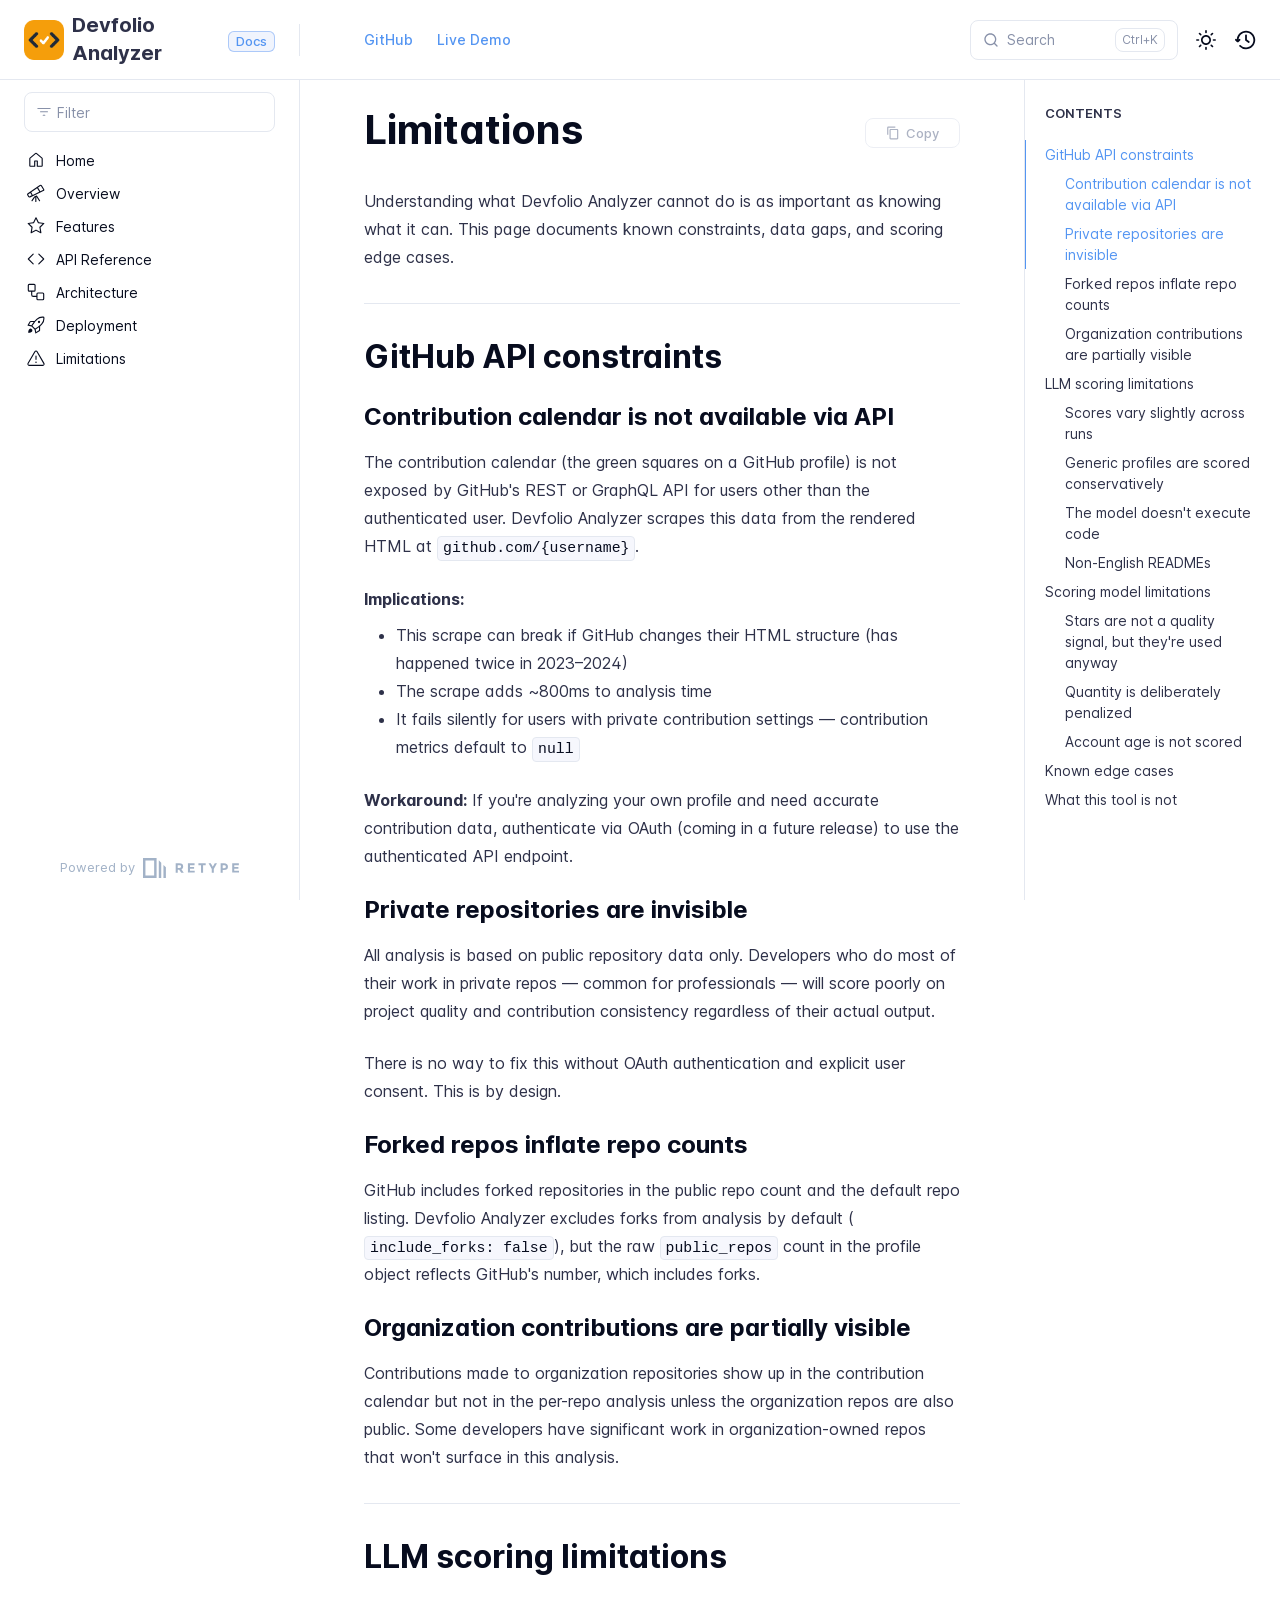
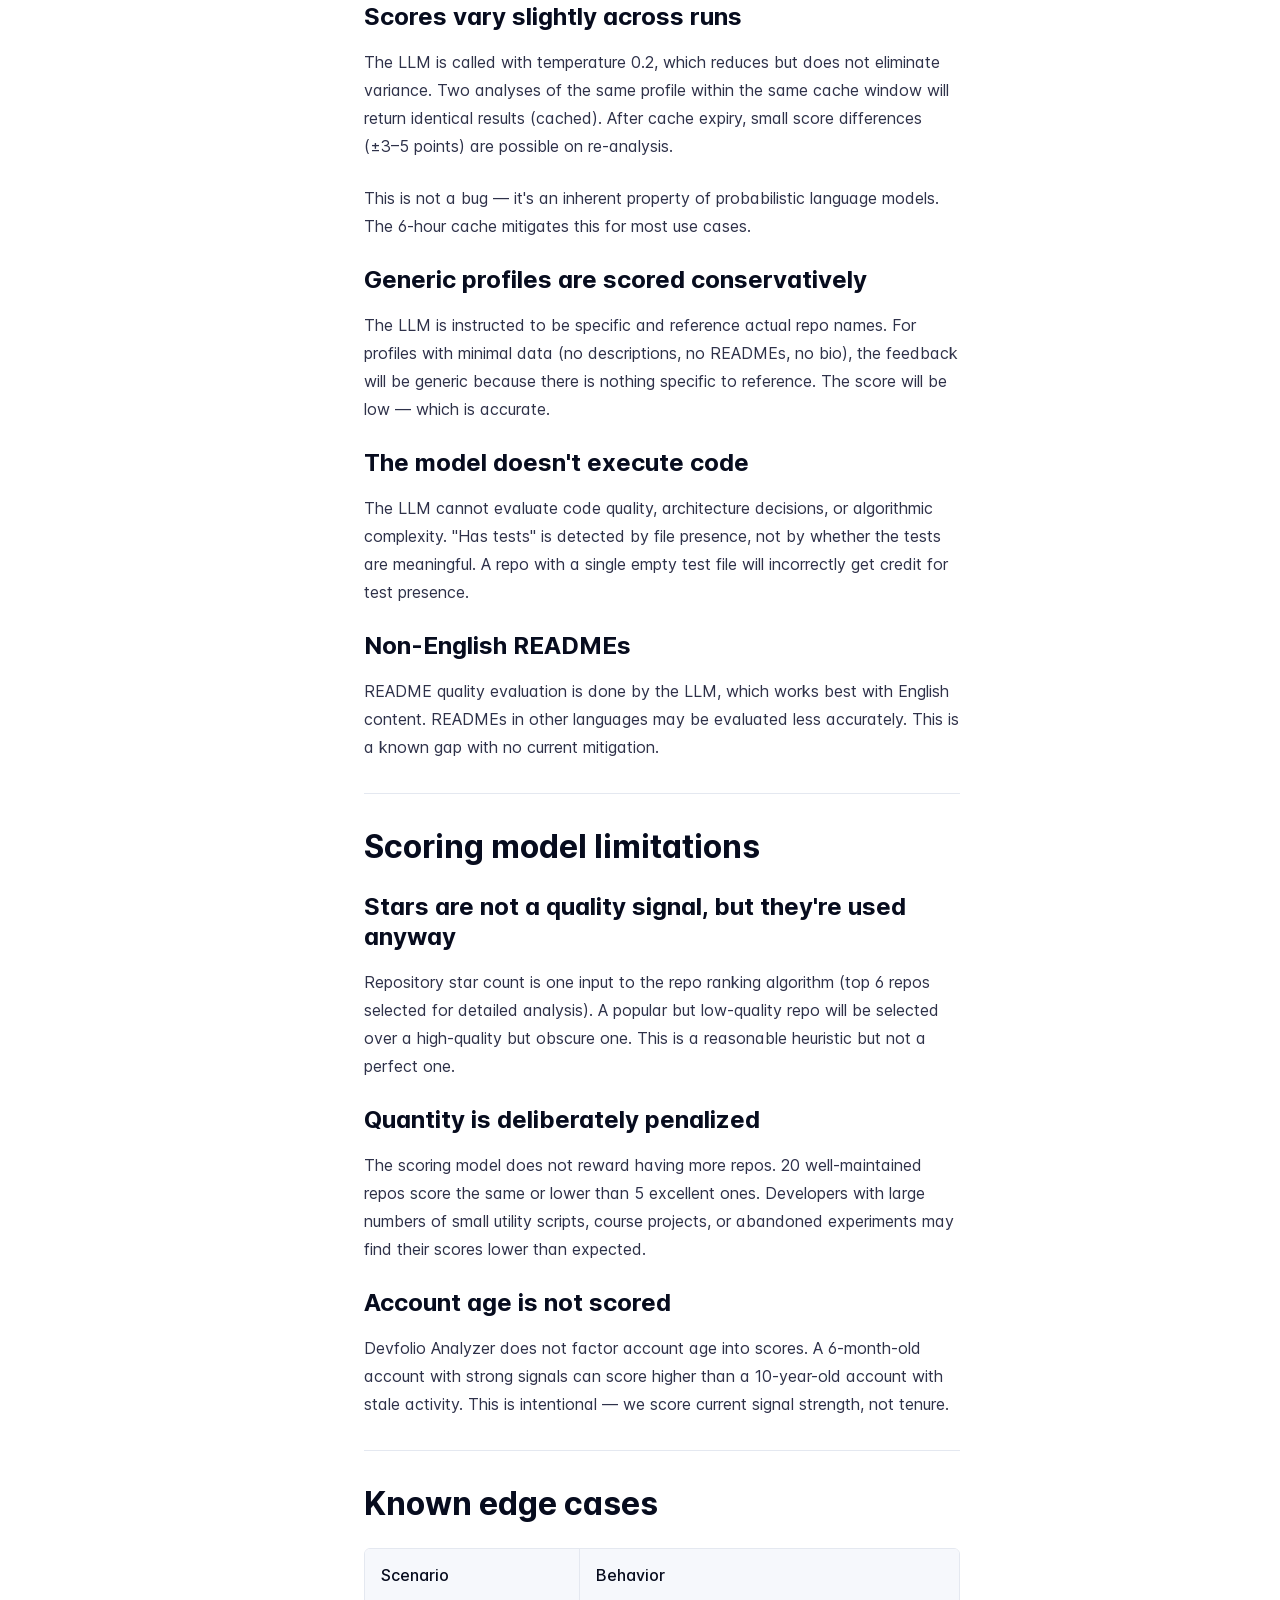
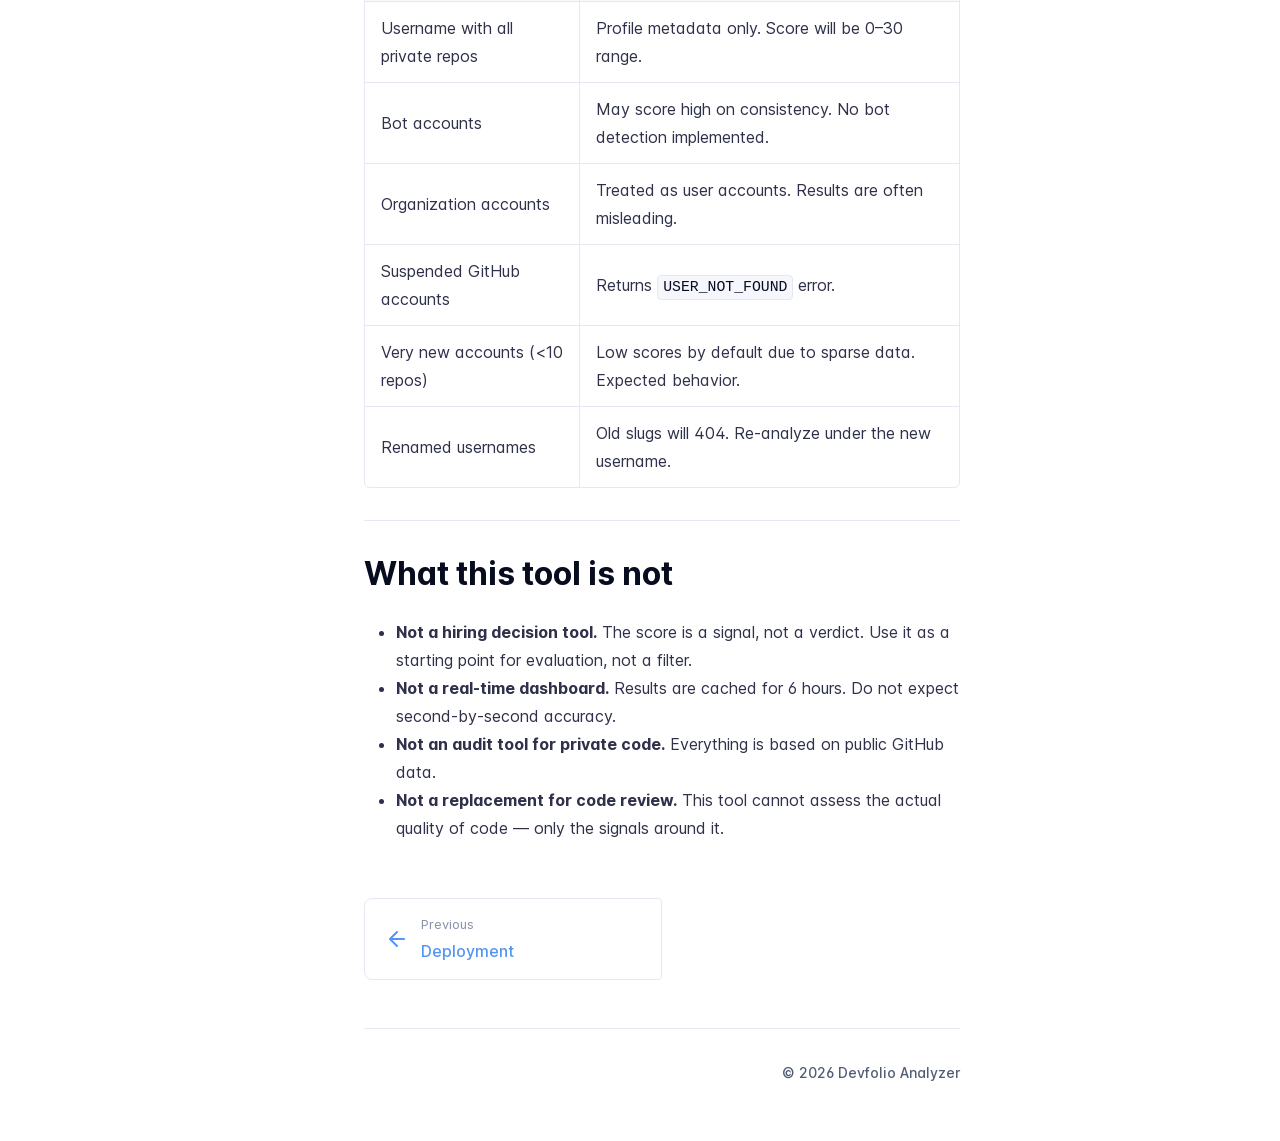
<file: .retype/limitations/index.html>
<!DOCTYPE html>
<html lang="en" class="h-full">
<head>
    <meta charset="UTF-8">
    <meta name="viewport" content="width=device-width,initial-scale=1">
    <meta name="color-scheme" content="light dark">
    <meta name="turbo-cache-control" content="no-cache" data-turbo-track="reload" data-track-token="4.5.3.829094043056">

    <!-- See retype.com -->
    <meta name="generator" content="Retype 4.5.3">

    <!-- Primary Meta Tags -->
    <title>LimitationsDevfolio Analyzer</title>
    <meta name="title" content="LimitationsDevfolio Analyzer">
    <meta name="description" content="Understanding what Devfolio Analyzer cannot do is as important as knowing what it can. This page documents known constraints, data gaps, and scoring edge cases.">

    <!-- Canonical -->
    <link rel="canonical" href="https://devfolioanalyzer.vercel.app/limitations/">
    <link rel="sitemap" type="application/xml" title="Sitemap" href="https://devfolioanalyzer.vercel.app/sitemap.xml">

    <!-- Open Graph -->
    <meta property="og:type" content="website">
    <meta property="og:url" content="https://devfolioanalyzer.vercel.app/limitations/">
    <meta property="og:title" content="LimitationsDevfolio Analyzer">
    <meta property="og:description" content="Understanding what Devfolio Analyzer cannot do is as important as knowing what it can. This page documents known constraints, data gaps, and scoring edge cases.">
    <meta property="og:site_name" content="Devfolio Analyzer">
    <meta property="og:locale" content="en_US">

    <!-- Twitter -->
    <meta name="twitter:card" content="summary_large_image">
    <meta name="twitter:url" content="https://devfolioanalyzer.vercel.app/limitations/">
    <meta name="twitter:title" content="LimitationsDevfolio Analyzer">
    <meta name="twitter:description" content="Understanding what Devfolio Analyzer cannot do is as important as knowing what it can. This page documents known constraints, data gaps, and scoring edge cases.">

    <!-- Alternate Markdown -->
    <link rel="alternate" type="text/markdown" href="https://devfolioanalyzer.vercel.app/limitations.md">

    <script data-cfasync="false">(function(){var cl=document.documentElement.classList,ls=localStorage.getItem("retype_scheme"),hd=cl.contains("dark"),hl=cl.contains("light"),wm=window.matchMedia&&window.matchMedia("(prefers-color-scheme: dark)").matches;if(ls==="dark"||(!ls&&wm&&!hd&&!hl)){cl.remove("light");cl.add("dark")}else if(ls==="light"||(!ls&&!wm&&!hd&&!hl)){cl.remove("dark");cl.add("light")}})();</script>

    <link id="retype-favicon" rel="icon" href="../static/favicon.png" />
    <link href="../resources/css/retype.css?v=4.5.3.829094043056" rel="stylesheet">

    <script data-cfasync="false" src="../resources/js/config.js?v=4.5.3.829094043056" data-turbo-eval="false" defer></script>
    <script data-cfasync="false" src="../resources/js/retype.js?v=4.5.3" data-turbo-eval="false" defer></script>
    <script id="lunr-js" data-cfasync="false" src="../resources/js/lunr.js?v=4.5.3.829094043056" data-turbo-eval="false" defer></script>
</head>
<body>
    <div id="retype-app" class="relative text-base antialiased text-base-text bg-base-bg font-body">
    <div class="absolute bottom-0 left-0" style="top: 5rem; right: 50%"></div>

    <header id="retype-header" class="sticky top-0 z-30 flex w-full h-16 bg-header-bg border-b border-header-border md:h-20">
        <div class="container relative flex items-center justify-between pr-6 grow md:justify-start">
            <!-- Mobile menu button skeleton -->
            <button v-cloak class="skeleton retype-mobile-menu-button flex items-center justify-center shrink-0 overflow-hidden dark:text-white focus:outline-hidden rounded-full w-10 h-10 ml-3.5 md:hidden"><svg xmlns="http://www.w3.org/2000/svg" class="mb-px shrink-0" width="24" height="24" viewBox="0 0 24 24" role="presentation" style="margin-bottom: 0px;"><g fill="currentColor"><path d="M2 4h20v2H2zM2 11h20v2H2zM2 18h20v2H2z"></path></g></svg></button>
            <div v-cloak id="retype-sidebar-left-toggle-button"></div>
    
            <!-- Logo -->
            <div class="flex items-center justify-between h-full py-2 md:w-75">
                <div class="flex items-center px-2 md:px-6">
                    <a id="retype-branding-logo" href="https://devfolioanalyzer.vercel.app/" class="flex items-center leading-snug text-xl">
                        <span class="w-10 mr-2 grow-0 shrink-0 overflow-hidden">
                            <img class="max-h-10 md:inline-block" src="../static/favicon.png" alt="" width="40" height="40">
                        </span>
                        <span class="dark:text-white font-bold line-clamp-1 md:line-clamp-2">Devfolio Analyzer</span>
                    </a><span id="retype-branding-label" class="inline-flex mt-1 px-2 py-1 ml-4 text-xs font-medium leading-none items-center rounded-md bg-branding-label-bg text-branding-label-text ring-1 ring-branding-label-border ring-inset md:inline-block">Docs</span>
                </div>
    
                <span class="hidden h-8 border-r md:inline-block border-base-border"></span>
            </div>
    
            <div class="flex justify-between md:grow">
                <!-- Top Nav -->
                <nav id="retype-header-nav" class="hidden md:flex">
                    <ul class="flex flex-col mb-4 md:pl-16 md:mb-0 md:flex-row md:items-center">
                        <li class="mr-6">
                            <a class="py-2 md:mb-0 inline-flex items-center text-sm whitespace-nowrap transition-colors duration-200 ease-linear md:text-header-text font-header-text hover:text-header-text-hover" href="https://github.com/najmulcodes/devfolioanalyzer">GitHub</a>
                        </li>
                        <li class="mr-6">
                            <a class="py-2 md:mb-0 inline-flex items-center text-sm whitespace-nowrap transition-colors duration-200 ease-linear md:text-header-text font-header-text hover:text-header-text-hover" href="https://devfolioanalyzer.vercel.app">Live Demo</a>
                        </li>
    
                    </ul>
                </nav>
    
                <div v-cloak class="flex justify-end grow">
                    <div id="retype-mobile-search-button"></div>
                    <doc-search-desktop></doc-search-desktop>
    
                    <doc-theme-switch class="lg:ml-2"></doc-theme-switch>
                    <doc-history></doc-history>
                </div>
            </div>
        </div>
    </header>


    <div id="retype-container" class="container relative flex bg-white">
        <!-- Sidebar Skeleton -->
        <div v-cloak class="fixed flex flex-col shrink-0 duration-300 ease-in-out bg-sidebar-left-bg border-sidebar-left-border sidebar top-20 w-75 border-r h-screen md:sticky transition-transform skeleton">
        
            <div class="flex items-center h-16 px-6">
                <input id="retype-filter-input-mock" class="w-full h-10 pl-8 px-3 py-2 transition-colors duration-200 ease-linear bg-filter-bg border border-filter-border rounded-lg shadow-none md:text-sm hover:border-filter-border-hover focus:outline-hidden focus:border-filter-border-focus placeholder-filter-placeholder" type="text">
            </div>
        
            <div class="pl-6 mt-1 mb-4">
                <div class="w-32 h-3 mb-4 bg-skeleton-bg rounded-full loading"></div>
                <div class="w-48 h-3 mb-4 bg-skeleton-bg rounded-full loading"></div>
                <div class="w-40 h-3 mb-4 bg-skeleton-bg rounded-full loading"></div>
                <div class="w-32 h-3 mb-4 bg-skeleton-bg rounded-full loading"></div>
                <div class="w-48 h-3 mb-4 bg-skeleton-bg rounded-full loading"></div>
                <div class="w-40 h-3 mb-4 bg-skeleton-bg rounded-full loading"></div>
            </div>
        
            <div class="shrink-0 mt-auto bg-transparent dark:border-base-border">
                <a class="flex items-center justify-center flex-nowrap h-16 text-gray-350 dark:text-dark-400 hover:text-gray-600 dark:hover:text-dark-300 transition-colors duration-150 ease-in docs-powered-by" target="_blank" href="https://retype.com/" rel="noopener">
                    <span class="text-xs whitespace-nowrap">Powered by</span>
                    <svg xmlns="http://www.w3.org/2000/svg" class="ml-2" fill="currentColor" width="96" height="20" overflow="visible"><path d="M0 0v20h13.59V0H0zm11.15 17.54H2.44V2.46h8.71v15.08zM15.8 20h2.44V4.67L15.8 2.22zM20.45 6.89V20h2.44V9.34z"/><g><path d="M40.16 8.44c0 1.49-.59 2.45-1.75 2.88l2.34 3.32h-2.53l-2.04-2.96h-1.43v2.96h-2.06V5.36h3.5c1.43 0 2.46.24 3.07.73s.9 1.27.9 2.35zm-2.48 1.1c.26-.23.38-.59.38-1.09 0-.5-.13-.84-.4-1.03s-.73-.28-1.39-.28h-1.54v2.75h1.5c.72 0 1.2-.12 1.45-.35zM51.56 5.36V7.2h-4.59v1.91h4.13v1.76h-4.13v1.92h4.74v1.83h-6.79V5.36h6.64zM60.09 7.15v7.48h-2.06V7.15h-2.61V5.36h7.28v1.79h-2.61zM70.81 14.64h-2.06v-3.66l-3.19-5.61h2.23l1.99 3.45 1.99-3.45H74l-3.19 5.61v3.66zM83.99 6.19c.65.55.97 1.4.97 2.55s-.33 1.98-1 2.51-1.68.8-3.04.8h-1.23v2.59h-2.06V5.36h3.26c1.42 0 2.45.28 3.1.83zm-1.51 3.65c.25-.28.37-.69.37-1.22s-.16-.92-.48-1.14c-.32-.23-.82-.34-1.5-.34H79.7v3.12h1.38c.68 0 1.15-.14 1.4-.42zM95.85 5.36V7.2h-4.59v1.91h4.13v1.76h-4.13v1.92H96v1.83h-6.79V5.36h6.64z"/></g></svg>
                </a>
            </div>
        </div>
        
        <!-- Sidebar component -->
        <doc-sidebar v-cloak>
            <template #sidebar-footer>
                <div class="shrink-0 mt-auto border-t md:bg-transparent md:border-none dark:border-base-border">
        
                    <div class="py-3 px-6 md:hidden border-b dark:border-base-border">
                        <nav>
                            <ul class="flex flex-wrap justify-center items-center">
                                <li class="mr-6">
                                    <a class="block py-1 inline-flex items-center text-sm whitespace-nowrap transition-colors duration-200 ease-linear md:text-header-text font-header-text hover:text-header-text-hover" href="https://github.com/najmulcodes/devfolioanalyzer">GitHub</a>
                                </li>
                                <li class="mr-6">
                                    <a class="block py-1 inline-flex items-center text-sm whitespace-nowrap transition-colors duration-200 ease-linear md:text-header-text font-header-text hover:text-header-text-hover" href="https://devfolioanalyzer.vercel.app">Live Demo</a>
                                </li>
        
                            </ul>
                        </nav>
                    </div>
        
                    <a class="flex items-center justify-center flex-nowrap h-16 text-gray-350 dark:text-dark-400 hover:text-gray-600 dark:hover:text-dark-300 transition-colors duration-150 ease-in docs-powered-by" target="_blank" href="https://retype.com/" rel="noopener">
                        <span class="text-xs whitespace-nowrap">Powered by</span>
                        <svg xmlns="http://www.w3.org/2000/svg" class="ml-2" fill="currentColor" width="96" height="20" overflow="visible"><path d="M0 0v20h13.59V0H0zm11.15 17.54H2.44V2.46h8.71v15.08zM15.8 20h2.44V4.67L15.8 2.22zM20.45 6.89V20h2.44V9.34z"/><g><path d="M40.16 8.44c0 1.49-.59 2.45-1.75 2.88l2.34 3.32h-2.53l-2.04-2.96h-1.43v2.96h-2.06V5.36h3.5c1.43 0 2.46.24 3.07.73s.9 1.27.9 2.35zm-2.48 1.1c.26-.23.38-.59.38-1.09 0-.5-.13-.84-.4-1.03s-.73-.28-1.39-.28h-1.54v2.75h1.5c.72 0 1.2-.12 1.45-.35zM51.56 5.36V7.2h-4.59v1.91h4.13v1.76h-4.13v1.92h4.74v1.83h-6.79V5.36h6.64zM60.09 7.15v7.48h-2.06V7.15h-2.61V5.36h7.28v1.79h-2.61zM70.81 14.64h-2.06v-3.66l-3.19-5.61h2.23l1.99 3.45 1.99-3.45H74l-3.19 5.61v3.66zM83.99 6.19c.65.55.97 1.4.97 2.55s-.33 1.98-1 2.51-1.68.8-3.04.8h-1.23v2.59h-2.06V5.36h3.26c1.42 0 2.45.28 3.1.83zm-1.51 3.65c.25-.28.37-.69.37-1.22s-.16-.92-.48-1.14c-.32-.23-.82-.34-1.5-.34H79.7v3.12h1.38c.68 0 1.15-.14 1.4-.42zM95.85 5.36V7.2h-4.59v1.91h4.13v1.76h-4.13v1.92H96v1.83h-6.79V5.36h6.64z"/></g></svg>
                    </a>
                </div>
            </template>
        </doc-sidebar>

        <div class="grow min-w-0 bg-body-bg">
            <!-- Render "toolbar" template here on api pages --><!-- Render page content -->
<div class="flex">
    <div id="retype-main" class="min-w-0 p-4 grow md:px-16">
        <main class="relative pb-12 lg:pt-2">
            <div class="relative retype-markdown" id="retype-content">
                <!-- Rendered if sidebar right is enabled -->
                <div id="retype-sidebar-right-toggle"></div>
                <doc-page-actions></doc-page-actions>

                <!-- Page content  -->
<h1 id="limitations">Limitations</h1>
<p>Understanding what Devfolio Analyzer cannot do is as important as knowing what it can. This page documents known constraints, data gaps, and scoring edge cases.</p>
<hr>
<h2 id="github-api-constraints">GitHub API constraints</h2>
<h3 id="contribution-calendar-is-not-available-via-api">Contribution calendar is not available via API</h3>
<p>The contribution calendar (the green squares on a GitHub profile) is not exposed by GitHub&#x27;s REST or GraphQL API for users other than the authenticated user. Devfolio Analyzer scrapes this data from the rendered HTML at <code translate="no" v-pre>github.com/{username}</code>.</p>
<p><strong>Implications:</strong></p>
<ul>
<li>This scrape can break if GitHub changes their HTML structure (has happened twice in 2023–2024)</li>
<li>The scrape adds ~800ms to analysis time</li>
<li>It fails silently for users with private contribution settings — contribution metrics default to <code translate="no" v-pre>null</code></li>
</ul>
<p><strong>Workaround:</strong> If you&#x27;re analyzing your own profile and need accurate contribution data, authenticate via OAuth (coming in a future release) to use the authenticated API endpoint.</p>
<h3 id="private-repositories-are-invisible">Private repositories are invisible</h3>
<p>All analysis is based on public repository data only. Developers who do most of their work in private repos — common for professionals — will score poorly on project quality and contribution consistency regardless of their actual output.</p>
<p>There is no way to fix this without OAuth authentication and explicit user consent. This is by design.</p>
<h3 id="forked-repos-inflate-repo-counts">Forked repos inflate repo counts</h3>
<p>GitHub includes forked repositories in the public repo count and the default repo listing. Devfolio Analyzer excludes forks from analysis by default (<code translate="no" v-pre>include_forks: false</code>), but the raw <code translate="no" v-pre>public_repos</code> count in the profile object reflects GitHub&#x27;s number, which includes forks.</p>
<h3 id="organization-contributions-are-partially-visible">Organization contributions are partially visible</h3>
<p>Contributions made to organization repositories show up in the contribution calendar but not in the per-repo analysis unless the organization repos are also public. Some developers have significant work in organization-owned repos that won&#x27;t surface in this analysis.</p>
<hr>
<h2 id="llm-scoring-limitations">LLM scoring limitations</h2>
<h3 id="scores-vary-slightly-across-runs">Scores vary slightly across runs</h3>
<p>The LLM is called with temperature 0.2, which reduces but does not eliminate variance. Two analyses of the same profile within the same cache window will return identical results (cached). After cache expiry, small score differences (±3–5 points) are possible on re-analysis.</p>
<p>This is not a bug — it&#x27;s an inherent property of probabilistic language models. The 6-hour cache mitigates this for most use cases.</p>
<h3 id="generic-profiles-are-scored-conservatively">Generic profiles are scored conservatively</h3>
<p>The LLM is instructed to be specific and reference actual repo names. For profiles with minimal data (no descriptions, no READMEs, no bio), the feedback will be generic because there is nothing specific to reference. The score will be low — which is accurate.</p>
<h3 id="the-model-doesnt-execute-code">The model doesn&#x27;t execute code</h3>
<p>The LLM cannot evaluate code quality, architecture decisions, or algorithmic complexity. &quot;Has tests&quot; is detected by file presence, not by whether the tests are meaningful. A repo with a single empty test file will incorrectly get credit for test presence.</p>
<h3 id="non-english-readmes">Non-English READMEs</h3>
<p>README quality evaluation is done by the LLM, which works best with English content. READMEs in other languages may be evaluated less accurately. This is a known gap with no current mitigation.</p>
<hr>
<h2 id="scoring-model-limitations">Scoring model limitations</h2>
<h3 id="stars-are-not-a-quality-signal-but-theyre-used-anyway">Stars are not a quality signal, but they&#x27;re used anyway</h3>
<p>Repository star count is one input to the repo ranking algorithm (top 6 repos selected for detailed analysis). A popular but low-quality repo will be selected over a high-quality but obscure one. This is a reasonable heuristic but not a perfect one.</p>
<h3 id="quantity-is-deliberately-penalized">Quantity is deliberately penalized</h3>
<p>The scoring model does not reward having more repos. 20 well-maintained repos score the same or lower than 5 excellent ones. Developers with large numbers of small utility scripts, course projects, or abandoned experiments may find their scores lower than expected.</p>
<h3 id="account-age-is-not-scored">Account age is not scored</h3>
<p>Devfolio Analyzer does not factor account age into scores. A 6-month-old account with strong signals can score higher than a 10-year-old account with stale activity. This is intentional — we score current signal strength, not tenure.</p>
<hr>
<h2 id="known-edge-cases">Known edge cases</h2>
<div class="table-wrapper scrollbar overflow-hidden">
<table class="comfortable">
<thead>
<tr>
<th>Scenario</th>
<th>Behavior</th>
</tr>
</thead>
<tbody>
<tr>
<td>Username with all private repos</td>
<td>Profile metadata only. Score will be 0–30 range.</td>
</tr>
<tr>
<td>Bot accounts</td>
<td>May score high on consistency. No bot detection implemented.</td>
</tr>
<tr>
<td>Organization accounts</td>
<td>Treated as user accounts. Results are often misleading.</td>
</tr>
<tr>
<td>Suspended GitHub accounts</td>
<td>Returns <code translate="no" v-pre>USER_NOT_FOUND</code> error.</td>
</tr>
<tr>
<td>Very new accounts (&lt;10 repos)</td>
<td>Low scores by default due to sparse data. Expected behavior.</td>
</tr>
<tr>
<td>Renamed usernames</td>
<td>Old slugs will 404. Re-analyze under the new username.</td>
</tr>
</tbody>
</table>
</div>
<hr>
<h2 id="what-this-tool-is-not">What this tool is not</h2>
<ul>
<li><strong>Not a hiring decision tool.</strong> The score is a signal, not a verdict. Use it as a starting point for evaluation, not a filter.</li>
<li><strong>Not a real-time dashboard.</strong> Results are cached for 6 hours. Do not expect second-by-second accuracy.</li>
<li><strong>Not an audit tool for private code.</strong> Everything is based on public GitHub data.</li>
<li><strong>Not a replacement for code review.</strong> This tool cannot assess the actual quality of code — only the signals around it.</li>
</ul>

                
                <!-- Required only on API pages -->
                <doc-toolbar-member-filter-no-results></doc-toolbar-member-filter-no-results>
            </div>
            <footer id="retype-content-footer" class="clear-both">
            
                <nav id="retype-nextprev" class="print:hidden flex mt-14">
                    <div class="w-1/2">
                        <a class="px-5 py-4 h-full flex items-center break-normal font-medium text-body-link border border-base-border hover:border-base-border-hover rounded-r rounded-l-lg transition-colors duration-150 relative hover:z-5" href="../deployment/">
                            <svg xmlns="http://www.w3.org/2000/svg" class="mr-3" width="24" height="24" viewBox="0 0 24 24" fill="currentColor" overflow="visible"><path d="M19 11H7.41l5.29-5.29a.996.996 0 10-1.41-1.41l-7 7a1 1 0 000 1.42l7 7a1.024 1.024 0 001.42-.01.996.996 0 000-1.41L7.41 13H19c.55 0 1-.45 1-1s-.45-1-1-1z" /><path fill="none" d="M0 0h24v24H0z" /></svg>
                            <span>
                                <span class="block text-xs font-normal text-base-text-muted">Previous</span>
                                <span class="block mt-1">Deployment</span>
                            </span>
                        </a>
                    </div>
            
                    <div class="w-1/2">
                    </div>
                </nav>
            </footer>
        </main>

        <div id="retype-page-footer" class="print:border-none border-t border-base-border pt-6 mb-8">
            <footer class="flex flex-wrap items-center justify-between print:justify-center">
                <div id="retype-footer-links" class="print:hidden">
                    <ul class="flex flex-wrap items-center text-sm">
                    </ul>
                </div>
                <div id="retype-copyright" class="print:justify-center py-2 text-footer-text font-footer-link text-sm leading-relaxed"><p>© 2026 Devfolio Analyzer</p></div>
            </footer>
        </div>
    </div>

    <!-- Rendered if sidebar right is enabled -->
    <!-- Sidebar right skeleton-->
    <div v-cloak class="fixed top-0 bottom-0 right-0 translate-x-full bg-sidebar-right-bg border-sidebar-right-border lg:sticky lg:border-l lg:shrink-0 lg:pt-6 lg:translate-x-0 sm:w-1/2 lg:w-64 lg:z-0 md:w-104 sidebar-right skeleton">
        <div class="pl-5">
            <div class="w-32 h-3 mb-4 bg-skeleton-bg rounded-full loading"></div>
            <div class="w-48 h-3 mb-4 bg-skeleton-bg rounded-full loading"></div>
            <div class="w-40 h-3 mb-4 bg-skeleton-bg rounded-full loading"></div>
        </div>
    </div>

    <!-- User should be able to hide sidebar right -->
    <doc-sidebar-right v-cloak></doc-sidebar-right>
</div>

        </div>
    </div>

    <doc-search-mobile></doc-search-mobile>
    <doc-back-to-top></doc-back-to-top>
</div>


    <div id="retype-overlay-target"></div>

        <script data-cfasync="false">window.__DOCS__ = { "title": "Limitations", level: 1, icon: "file", hasPrism: false, hasInstagram: false, hasMermaid: false, hasMath: false, tocDepth: 23, "md": "/limitations.md" }</script>
</body>
</html>
</file>
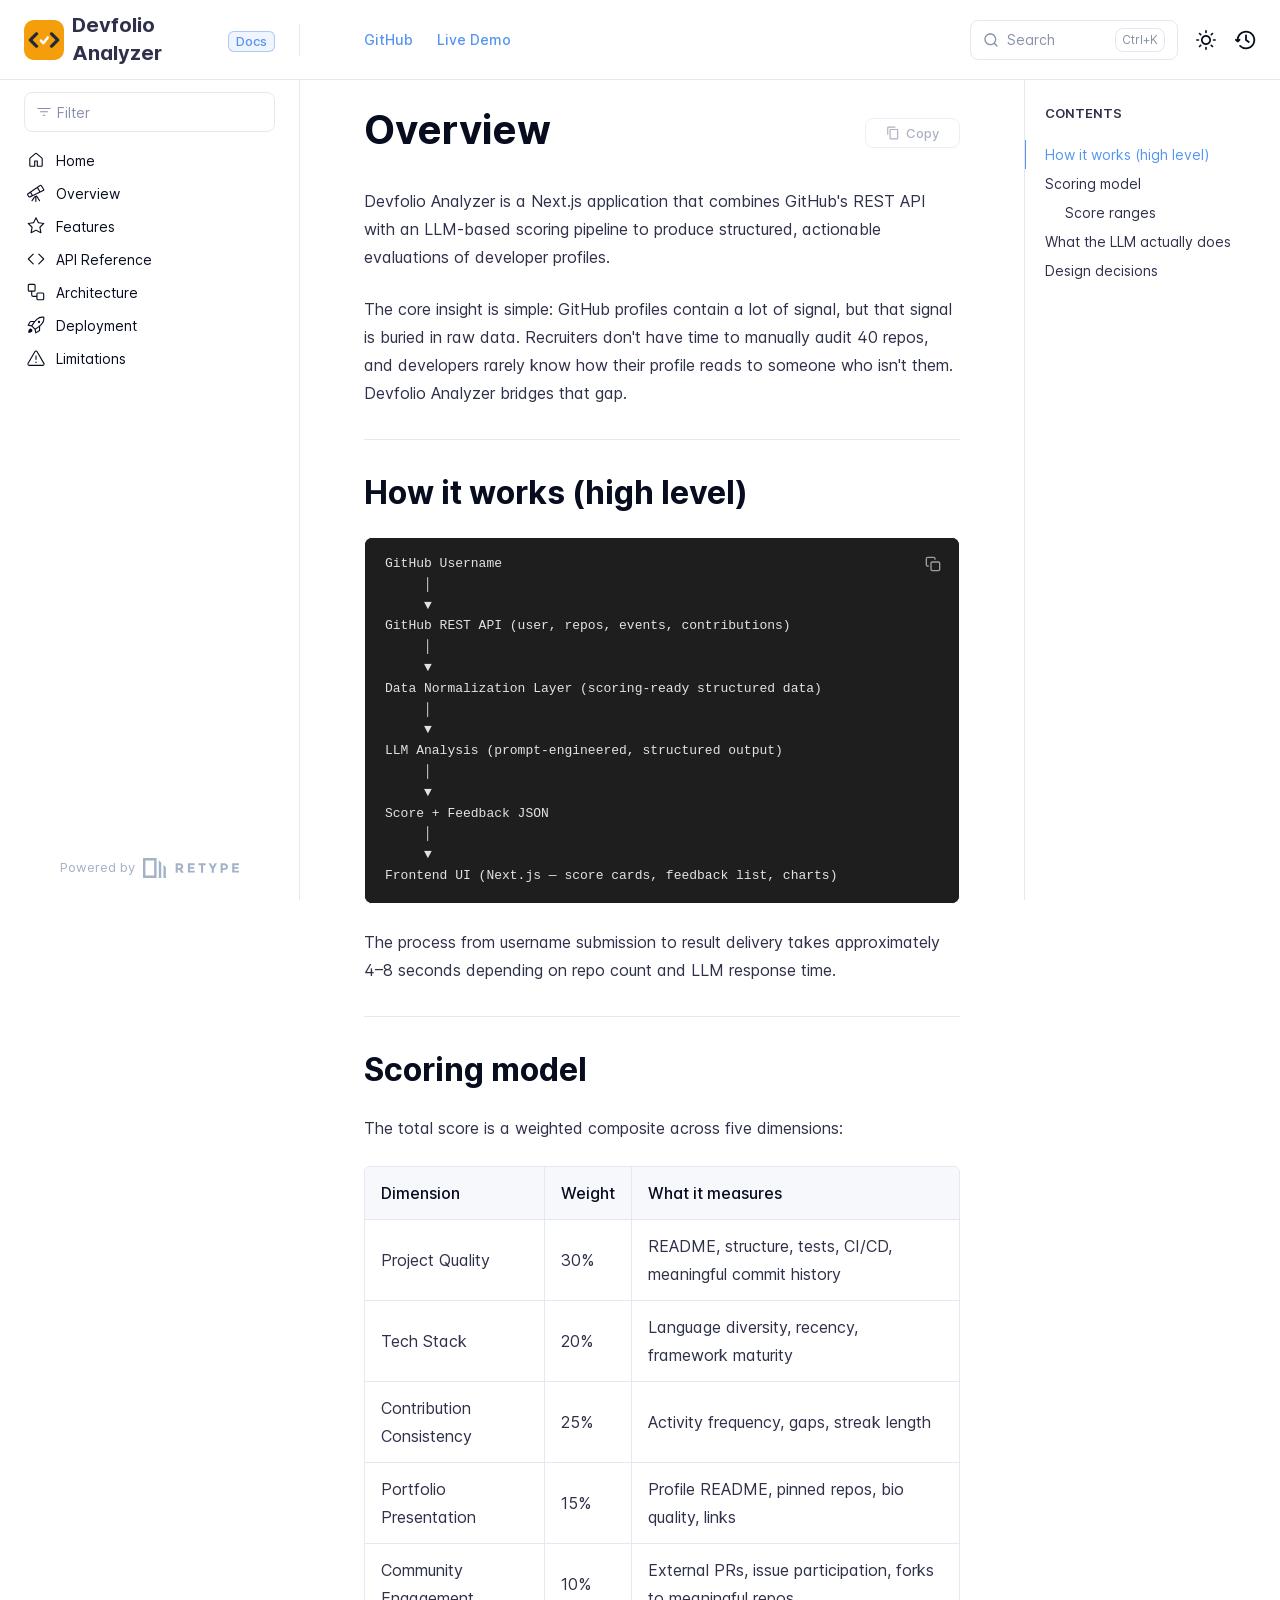
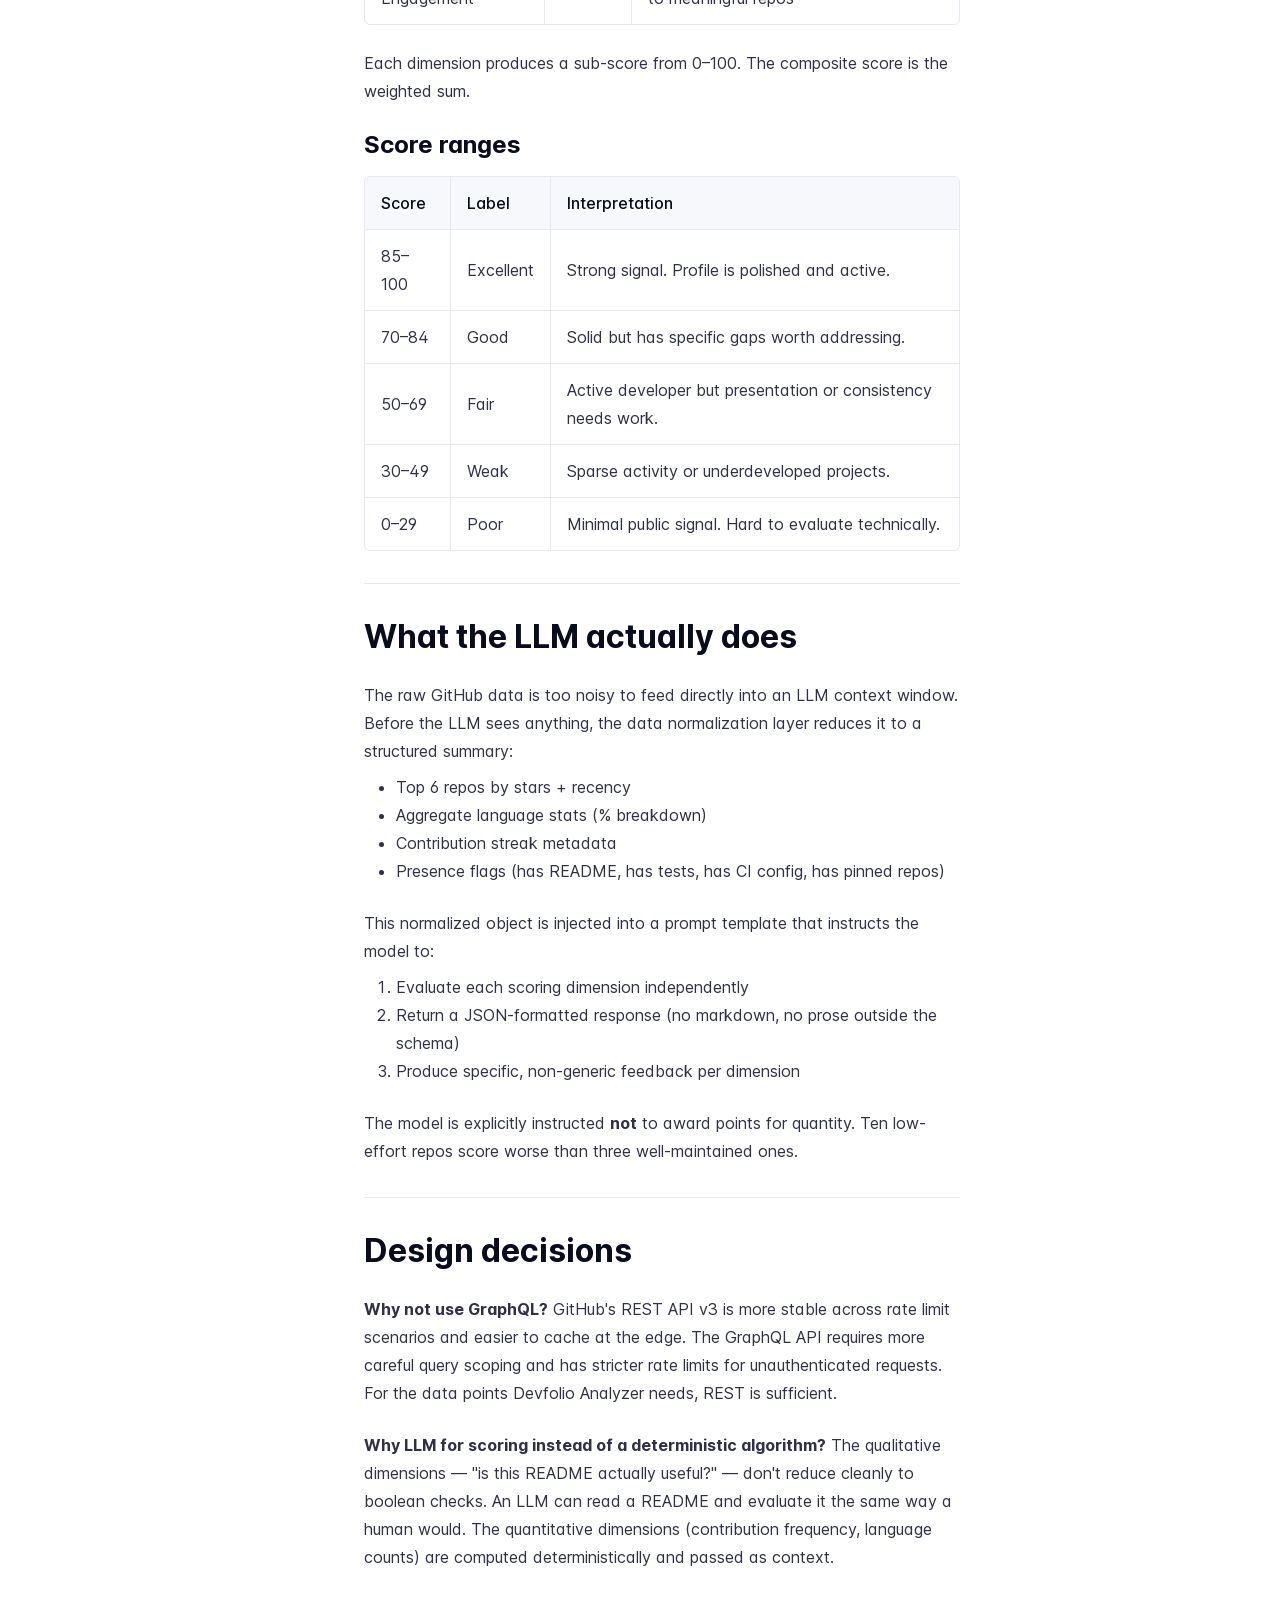
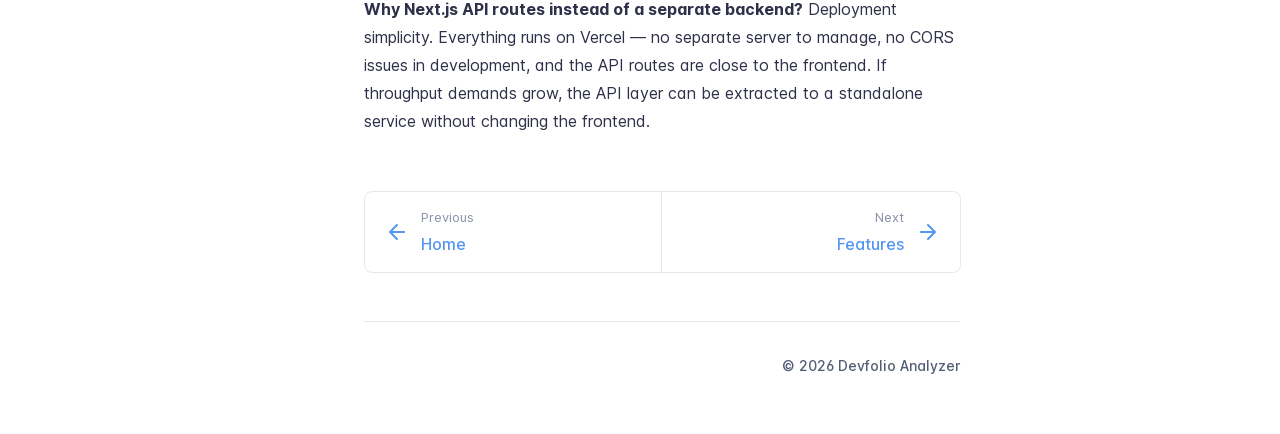
<file: .retype/overview/index.html>
<!DOCTYPE html>
<html lang="en" class="h-full">
<head>
    <meta charset="UTF-8">
    <meta name="viewport" content="width=device-width,initial-scale=1">
    <meta name="color-scheme" content="light dark">
    <meta name="turbo-cache-control" content="no-cache" data-turbo-track="reload" data-track-token="4.5.3.829094043056">

    <!-- See retype.com -->
    <meta name="generator" content="Retype 4.5.3">

    <!-- Primary Meta Tags -->
    <title>OverviewDevfolio Analyzer</title>
    <meta name="title" content="OverviewDevfolio Analyzer">
    <meta name="description" content="Devfolio Analyzer is a Next.js application that combines GitHub's REST API with an LLM-based scoring pipeline to produce structured, actionable evaluations of developer profiles.">

    <!-- Canonical -->
    <link rel="canonical" href="https://devfolioanalyzer.vercel.app/overview/">
    <link rel="sitemap" type="application/xml" title="Sitemap" href="https://devfolioanalyzer.vercel.app/sitemap.xml">

    <!-- Open Graph -->
    <meta property="og:type" content="website">
    <meta property="og:url" content="https://devfolioanalyzer.vercel.app/overview/">
    <meta property="og:title" content="OverviewDevfolio Analyzer">
    <meta property="og:description" content="Devfolio Analyzer is a Next.js application that combines GitHub's REST API with an LLM-based scoring pipeline to produce structured, actionable evaluations of developer profiles.">
    <meta property="og:site_name" content="Devfolio Analyzer">
    <meta property="og:locale" content="en_US">

    <!-- Twitter -->
    <meta name="twitter:card" content="summary_large_image">
    <meta name="twitter:url" content="https://devfolioanalyzer.vercel.app/overview/">
    <meta name="twitter:title" content="OverviewDevfolio Analyzer">
    <meta name="twitter:description" content="Devfolio Analyzer is a Next.js application that combines GitHub's REST API with an LLM-based scoring pipeline to produce structured, actionable evaluations of developer profiles.">

    <!-- Alternate Markdown -->
    <link rel="alternate" type="text/markdown" href="https://devfolioanalyzer.vercel.app/overview.md">

    <script data-cfasync="false">(function(){var cl=document.documentElement.classList,ls=localStorage.getItem("retype_scheme"),hd=cl.contains("dark"),hl=cl.contains("light"),wm=window.matchMedia&&window.matchMedia("(prefers-color-scheme: dark)").matches;if(ls==="dark"||(!ls&&wm&&!hd&&!hl)){cl.remove("light");cl.add("dark")}else if(ls==="light"||(!ls&&!wm&&!hd&&!hl)){cl.remove("dark");cl.add("light")}})();</script>

    <link id="retype-favicon" rel="icon" href="../static/favicon.png" />
    <link href="../resources/css/retype.css?v=4.5.3.829094043056" rel="stylesheet">

    <script data-cfasync="false" src="../resources/js/config.js?v=4.5.3.829094043056" data-turbo-eval="false" defer></script>
    <script data-cfasync="false" src="../resources/js/retype.js?v=4.5.3" data-turbo-eval="false" defer></script>
    <script id="lunr-js" data-cfasync="false" src="../resources/js/lunr.js?v=4.5.3.829094043056" data-turbo-eval="false" defer></script>
</head>
<body>
    <div id="retype-app" class="relative text-base antialiased text-base-text bg-base-bg font-body">
    <div class="absolute bottom-0 left-0" style="top: 5rem; right: 50%"></div>

    <header id="retype-header" class="sticky top-0 z-30 flex w-full h-16 bg-header-bg border-b border-header-border md:h-20">
        <div class="container relative flex items-center justify-between pr-6 grow md:justify-start">
            <!-- Mobile menu button skeleton -->
            <button v-cloak class="skeleton retype-mobile-menu-button flex items-center justify-center shrink-0 overflow-hidden dark:text-white focus:outline-hidden rounded-full w-10 h-10 ml-3.5 md:hidden"><svg xmlns="http://www.w3.org/2000/svg" class="mb-px shrink-0" width="24" height="24" viewBox="0 0 24 24" role="presentation" style="margin-bottom: 0px;"><g fill="currentColor"><path d="M2 4h20v2H2zM2 11h20v2H2zM2 18h20v2H2z"></path></g></svg></button>
            <div v-cloak id="retype-sidebar-left-toggle-button"></div>
    
            <!-- Logo -->
            <div class="flex items-center justify-between h-full py-2 md:w-75">
                <div class="flex items-center px-2 md:px-6">
                    <a id="retype-branding-logo" href="https://devfolioanalyzer.vercel.app/" class="flex items-center leading-snug text-xl">
                        <span class="w-10 mr-2 grow-0 shrink-0 overflow-hidden">
                            <img class="max-h-10 md:inline-block" src="../static/favicon.png" alt="" width="40" height="40">
                        </span>
                        <span class="dark:text-white font-bold line-clamp-1 md:line-clamp-2">Devfolio Analyzer</span>
                    </a><span id="retype-branding-label" class="inline-flex mt-1 px-2 py-1 ml-4 text-xs font-medium leading-none items-center rounded-md bg-branding-label-bg text-branding-label-text ring-1 ring-branding-label-border ring-inset md:inline-block">Docs</span>
                </div>
    
                <span class="hidden h-8 border-r md:inline-block border-base-border"></span>
            </div>
    
            <div class="flex justify-between md:grow">
                <!-- Top Nav -->
                <nav id="retype-header-nav" class="hidden md:flex">
                    <ul class="flex flex-col mb-4 md:pl-16 md:mb-0 md:flex-row md:items-center">
                        <li class="mr-6">
                            <a class="py-2 md:mb-0 inline-flex items-center text-sm whitespace-nowrap transition-colors duration-200 ease-linear md:text-header-text font-header-text hover:text-header-text-hover" href="https://github.com/najmulcodes/devfolioanalyzer">GitHub</a>
                        </li>
                        <li class="mr-6">
                            <a class="py-2 md:mb-0 inline-flex items-center text-sm whitespace-nowrap transition-colors duration-200 ease-linear md:text-header-text font-header-text hover:text-header-text-hover" href="https://devfolioanalyzer.vercel.app">Live Demo</a>
                        </li>
    
                    </ul>
                </nav>
    
                <div v-cloak class="flex justify-end grow">
                    <div id="retype-mobile-search-button"></div>
                    <doc-search-desktop></doc-search-desktop>
    
                    <doc-theme-switch class="lg:ml-2"></doc-theme-switch>
                    <doc-history></doc-history>
                </div>
            </div>
        </div>
    </header>


    <div id="retype-container" class="container relative flex bg-white">
        <!-- Sidebar Skeleton -->
        <div v-cloak class="fixed flex flex-col shrink-0 duration-300 ease-in-out bg-sidebar-left-bg border-sidebar-left-border sidebar top-20 w-75 border-r h-screen md:sticky transition-transform skeleton">
        
            <div class="flex items-center h-16 px-6">
                <input id="retype-filter-input-mock" class="w-full h-10 pl-8 px-3 py-2 transition-colors duration-200 ease-linear bg-filter-bg border border-filter-border rounded-lg shadow-none md:text-sm hover:border-filter-border-hover focus:outline-hidden focus:border-filter-border-focus placeholder-filter-placeholder" type="text">
            </div>
        
            <div class="pl-6 mt-1 mb-4">
                <div class="w-32 h-3 mb-4 bg-skeleton-bg rounded-full loading"></div>
                <div class="w-48 h-3 mb-4 bg-skeleton-bg rounded-full loading"></div>
                <div class="w-40 h-3 mb-4 bg-skeleton-bg rounded-full loading"></div>
                <div class="w-32 h-3 mb-4 bg-skeleton-bg rounded-full loading"></div>
                <div class="w-48 h-3 mb-4 bg-skeleton-bg rounded-full loading"></div>
                <div class="w-40 h-3 mb-4 bg-skeleton-bg rounded-full loading"></div>
            </div>
        
            <div class="shrink-0 mt-auto bg-transparent dark:border-base-border">
                <a class="flex items-center justify-center flex-nowrap h-16 text-gray-350 dark:text-dark-400 hover:text-gray-600 dark:hover:text-dark-300 transition-colors duration-150 ease-in docs-powered-by" target="_blank" href="https://retype.com/" rel="noopener">
                    <span class="text-xs whitespace-nowrap">Powered by</span>
                    <svg xmlns="http://www.w3.org/2000/svg" class="ml-2" fill="currentColor" width="96" height="20" overflow="visible"><path d="M0 0v20h13.59V0H0zm11.15 17.54H2.44V2.46h8.71v15.08zM15.8 20h2.44V4.67L15.8 2.22zM20.45 6.89V20h2.44V9.34z"/><g><path d="M40.16 8.44c0 1.49-.59 2.45-1.75 2.88l2.34 3.32h-2.53l-2.04-2.96h-1.43v2.96h-2.06V5.36h3.5c1.43 0 2.46.24 3.07.73s.9 1.27.9 2.35zm-2.48 1.1c.26-.23.38-.59.38-1.09 0-.5-.13-.84-.4-1.03s-.73-.28-1.39-.28h-1.54v2.75h1.5c.72 0 1.2-.12 1.45-.35zM51.56 5.36V7.2h-4.59v1.91h4.13v1.76h-4.13v1.92h4.74v1.83h-6.79V5.36h6.64zM60.09 7.15v7.48h-2.06V7.15h-2.61V5.36h7.28v1.79h-2.61zM70.81 14.64h-2.06v-3.66l-3.19-5.61h2.23l1.99 3.45 1.99-3.45H74l-3.19 5.61v3.66zM83.99 6.19c.65.55.97 1.4.97 2.55s-.33 1.98-1 2.51-1.68.8-3.04.8h-1.23v2.59h-2.06V5.36h3.26c1.42 0 2.45.28 3.1.83zm-1.51 3.65c.25-.28.37-.69.37-1.22s-.16-.92-.48-1.14c-.32-.23-.82-.34-1.5-.34H79.7v3.12h1.38c.68 0 1.15-.14 1.4-.42zM95.85 5.36V7.2h-4.59v1.91h4.13v1.76h-4.13v1.92H96v1.83h-6.79V5.36h6.64z"/></g></svg>
                </a>
            </div>
        </div>
        
        <!-- Sidebar component -->
        <doc-sidebar v-cloak>
            <template #sidebar-footer>
                <div class="shrink-0 mt-auto border-t md:bg-transparent md:border-none dark:border-base-border">
        
                    <div class="py-3 px-6 md:hidden border-b dark:border-base-border">
                        <nav>
                            <ul class="flex flex-wrap justify-center items-center">
                                <li class="mr-6">
                                    <a class="block py-1 inline-flex items-center text-sm whitespace-nowrap transition-colors duration-200 ease-linear md:text-header-text font-header-text hover:text-header-text-hover" href="https://github.com/najmulcodes/devfolioanalyzer">GitHub</a>
                                </li>
                                <li class="mr-6">
                                    <a class="block py-1 inline-flex items-center text-sm whitespace-nowrap transition-colors duration-200 ease-linear md:text-header-text font-header-text hover:text-header-text-hover" href="https://devfolioanalyzer.vercel.app">Live Demo</a>
                                </li>
        
                            </ul>
                        </nav>
                    </div>
        
                    <a class="flex items-center justify-center flex-nowrap h-16 text-gray-350 dark:text-dark-400 hover:text-gray-600 dark:hover:text-dark-300 transition-colors duration-150 ease-in docs-powered-by" target="_blank" href="https://retype.com/" rel="noopener">
                        <span class="text-xs whitespace-nowrap">Powered by</span>
                        <svg xmlns="http://www.w3.org/2000/svg" class="ml-2" fill="currentColor" width="96" height="20" overflow="visible"><path d="M0 0v20h13.59V0H0zm11.15 17.54H2.44V2.46h8.71v15.08zM15.8 20h2.44V4.67L15.8 2.22zM20.45 6.89V20h2.44V9.34z"/><g><path d="M40.16 8.44c0 1.49-.59 2.45-1.75 2.88l2.34 3.32h-2.53l-2.04-2.96h-1.43v2.96h-2.06V5.36h3.5c1.43 0 2.46.24 3.07.73s.9 1.27.9 2.35zm-2.48 1.1c.26-.23.38-.59.38-1.09 0-.5-.13-.84-.4-1.03s-.73-.28-1.39-.28h-1.54v2.75h1.5c.72 0 1.2-.12 1.45-.35zM51.56 5.36V7.2h-4.59v1.91h4.13v1.76h-4.13v1.92h4.74v1.83h-6.79V5.36h6.64zM60.09 7.15v7.48h-2.06V7.15h-2.61V5.36h7.28v1.79h-2.61zM70.81 14.64h-2.06v-3.66l-3.19-5.61h2.23l1.99 3.45 1.99-3.45H74l-3.19 5.61v3.66zM83.99 6.19c.65.55.97 1.4.97 2.55s-.33 1.98-1 2.51-1.68.8-3.04.8h-1.23v2.59h-2.06V5.36h3.26c1.42 0 2.45.28 3.1.83zm-1.51 3.65c.25-.28.37-.69.37-1.22s-.16-.92-.48-1.14c-.32-.23-.82-.34-1.5-.34H79.7v3.12h1.38c.68 0 1.15-.14 1.4-.42zM95.85 5.36V7.2h-4.59v1.91h4.13v1.76h-4.13v1.92H96v1.83h-6.79V5.36h6.64z"/></g></svg>
                    </a>
                </div>
            </template>
        </doc-sidebar>

        <div class="grow min-w-0 bg-body-bg">
            <!-- Render "toolbar" template here on api pages --><!-- Render page content -->
<div class="flex">
    <div id="retype-main" class="min-w-0 p-4 grow md:px-16">
        <main class="relative pb-12 lg:pt-2">
            <div class="relative retype-markdown" id="retype-content">
                <!-- Rendered if sidebar right is enabled -->
                <div id="retype-sidebar-right-toggle"></div>
                <doc-page-actions></doc-page-actions>

                <!-- Page content  -->
<h1 id="overview">Overview</h1>
<p>Devfolio Analyzer is a Next.js application that combines GitHub&#x27;s REST API with an LLM-based scoring pipeline to produce structured, actionable evaluations of developer profiles.</p>
<p>The core insight is simple: GitHub profiles contain a lot of signal, but that signal is buried in raw data. Recruiters don&#x27;t have time to manually audit 40 repos, and developers rarely know how their profile reads to someone who isn&#x27;t them. Devfolio Analyzer bridges that gap.</p>
<hr>
<h2 id="how-it-works-high-level">How it works (high level)</h2>
<div id="how-it-works-high-level-code-1" class="codeblock-wrapper"><doc-codeblock>
<pre translate="no" class="language-none"><code v-pre class="language-none">GitHub Username
     │
     ▼
GitHub REST API (user, repos, events, contributions)
     │
     ▼
Data Normalization Layer (scoring-ready structured data)
     │
     ▼
LLM Analysis (prompt-engineered, structured output)
     │
     ▼
Score + Feedback JSON
     │
     ▼
Frontend UI (Next.js — score cards, feedback list, charts)</code></pre>
</doc-codeblock></div>
<p>The process from username submission to result delivery takes approximately 4–8 seconds depending on repo count and LLM response time.</p>
<hr>
<h2 id="scoring-model">Scoring model</h2>
<p>The total score is a weighted composite across five dimensions:</p>
<div class="table-wrapper scrollbar overflow-hidden">
<table class="comfortable">
<thead>
<tr>
<th>Dimension</th>
<th>Weight</th>
<th>What it measures</th>
</tr>
</thead>
<tbody>
<tr>
<td>Project Quality</td>
<td>30%</td>
<td>README, structure, tests, CI/CD, meaningful commit history</td>
</tr>
<tr>
<td>Tech Stack</td>
<td>20%</td>
<td>Language diversity, recency, framework maturity</td>
</tr>
<tr>
<td>Contribution Consistency</td>
<td>25%</td>
<td>Activity frequency, gaps, streak length</td>
</tr>
<tr>
<td>Portfolio Presentation</td>
<td>15%</td>
<td>Profile README, pinned repos, bio quality, links</td>
</tr>
<tr>
<td>Community Engagement</td>
<td>10%</td>
<td>External PRs, issue participation, forks to meaningful repos</td>
</tr>
</tbody>
</table>
</div>
<p>Each dimension produces a sub-score from 0–100. The composite score is the weighted sum.</p>
<h3 id="score-ranges">Score ranges</h3>
<div class="table-wrapper scrollbar overflow-hidden">
<table class="comfortable">
<thead>
<tr>
<th>Score</th>
<th>Label</th>
<th>Interpretation</th>
</tr>
</thead>
<tbody>
<tr>
<td>85–100</td>
<td>Excellent</td>
<td>Strong signal. Profile is polished and active.</td>
</tr>
<tr>
<td>70–84</td>
<td>Good</td>
<td>Solid but has specific gaps worth addressing.</td>
</tr>
<tr>
<td>50–69</td>
<td>Fair</td>
<td>Active developer but presentation or consistency needs work.</td>
</tr>
<tr>
<td>30–49</td>
<td>Weak</td>
<td>Sparse activity or underdeveloped projects.</td>
</tr>
<tr>
<td>0–29</td>
<td>Poor</td>
<td>Minimal public signal. Hard to evaluate technically.</td>
</tr>
</tbody>
</table>
</div>
<hr>
<h2 id="what-the-llm-actually-does">What the LLM actually does</h2>
<p>The raw GitHub data is too noisy to feed directly into an LLM context window. Before the LLM sees anything, the data normalization layer reduces it to a structured summary:</p>
<ul>
<li>Top 6 repos by stars + recency</li>
<li>Aggregate language stats (% breakdown)</li>
<li>Contribution streak metadata</li>
<li>Presence flags (has README, has tests, has CI config, has pinned repos)</li>
</ul>
<p>This normalized object is injected into a prompt template that instructs the model to:</p>
<ol>
<li>Evaluate each scoring dimension independently</li>
<li>Return a JSON-formatted response (no markdown, no prose outside the schema)</li>
<li>Produce specific, non-generic feedback per dimension</li>
</ol>
<p>The model is explicitly instructed <strong>not</strong> to award points for quantity. Ten low-effort repos score worse than three well-maintained ones.</p>
<hr>
<h2 id="design-decisions">Design decisions</h2>
<p><strong>Why not use GraphQL?</strong>
GitHub&#x27;s REST API v3 is more stable across rate limit scenarios and easier to cache at the edge. The GraphQL API requires more careful query scoping and has stricter rate limits for unauthenticated requests. For the data points Devfolio Analyzer needs, REST is sufficient.</p>
<p><strong>Why LLM for scoring instead of a deterministic algorithm?</strong>
The qualitative dimensions — &quot;is this README actually useful?&quot; — don&#x27;t reduce cleanly to boolean checks. An LLM can read a README and evaluate it the same way a human would. The quantitative dimensions (contribution frequency, language counts) are computed deterministically and passed as context.</p>
<p><strong>Why Next.js API routes instead of a separate backend?</strong>
Deployment simplicity. Everything runs on Vercel — no separate server to manage, no CORS issues in development, and the API routes are close to the frontend. If throughput demands grow, the API layer can be extracted to a standalone service without changing the frontend.</p>

                
                <!-- Required only on API pages -->
                <doc-toolbar-member-filter-no-results></doc-toolbar-member-filter-no-results>
            </div>
            <footer id="retype-content-footer" class="clear-both">
            
                <nav id="retype-nextprev" class="print:hidden flex mt-14">
                    <div class="w-1/2">
                        <a class="px-5 py-4 h-full flex items-center break-normal font-medium text-body-link border border-base-border hover:border-base-border-hover rounded-l-lg transition-colors duration-150 relative hover:z-5" href="../">
                            <svg xmlns="http://www.w3.org/2000/svg" class="mr-3" width="24" height="24" viewBox="0 0 24 24" fill="currentColor" overflow="visible"><path d="M19 11H7.41l5.29-5.29a.996.996 0 10-1.41-1.41l-7 7a1 1 0 000 1.42l7 7a1.024 1.024 0 001.42-.01.996.996 0 000-1.41L7.41 13H19c.55 0 1-.45 1-1s-.45-1-1-1z" /><path fill="none" d="M0 0h24v24H0z" /></svg>
                            <span>
                                <span class="block text-xs font-normal text-base-text-muted">Previous</span>
                                <span class="block mt-1">Home</span>
                            </span>
                        </a>
                    </div>
            
                    <div class="w-1/2">
                        <a class="px-5 py-4 -mx-px h-full flex items-center justify-end break-normal font-medium text-body-link border border-base-border hover:border-base-border-hover rounded-r-lg transition-colors duration-150 relative hover:z-5" href="../features/">
                            <span>
                                <span class="block text-xs font-normal text-right text-base-text-muted">Next</span>
                                <span class="block mt-1">Features</span>
                            </span>
                            <svg xmlns="http://www.w3.org/2000/svg" class="ml-3" width="24" height="24" viewBox="0 0 24 24" fill="currentColor" overflow="visible"><path d="M19.92 12.38a1 1 0 00-.22-1.09l-7-7a.996.996 0 10-1.41 1.41l5.3 5.3H5c-.55 0-1 .45-1 1s.45 1 1 1h11.59l-5.29 5.29a.996.996 0 000 1.41c.19.2.44.3.7.3s.51-.1.71-.29l7-7c.09-.09.16-.21.21-.33z" /><path fill="none" d="M0 0h24v24H0z" /></svg>
                        </a>
                    </div>
                </nav>
            </footer>
        </main>

        <div id="retype-page-footer" class="print:border-none border-t border-base-border pt-6 mb-8">
            <footer class="flex flex-wrap items-center justify-between print:justify-center">
                <div id="retype-footer-links" class="print:hidden">
                    <ul class="flex flex-wrap items-center text-sm">
                    </ul>
                </div>
                <div id="retype-copyright" class="print:justify-center py-2 text-footer-text font-footer-link text-sm leading-relaxed"><p>© 2026 Devfolio Analyzer</p></div>
            </footer>
        </div>
    </div>

    <!-- Rendered if sidebar right is enabled -->
    <!-- Sidebar right skeleton-->
    <div v-cloak class="fixed top-0 bottom-0 right-0 translate-x-full bg-sidebar-right-bg border-sidebar-right-border lg:sticky lg:border-l lg:shrink-0 lg:pt-6 lg:translate-x-0 sm:w-1/2 lg:w-64 lg:z-0 md:w-104 sidebar-right skeleton">
        <div class="pl-5">
            <div class="w-32 h-3 mb-4 bg-skeleton-bg rounded-full loading"></div>
            <div class="w-48 h-3 mb-4 bg-skeleton-bg rounded-full loading"></div>
            <div class="w-40 h-3 mb-4 bg-skeleton-bg rounded-full loading"></div>
        </div>
    </div>

    <!-- User should be able to hide sidebar right -->
    <doc-sidebar-right v-cloak></doc-sidebar-right>
</div>

        </div>
    </div>

    <doc-search-mobile></doc-search-mobile>
    <doc-back-to-top></doc-back-to-top>
</div>


    <div id="retype-overlay-target"></div>

        <script data-cfasync="false">window.__DOCS__ = { "title": "Overview", level: 1, icon: "file", hasPrism: false, hasInstagram: false, hasMermaid: false, hasMath: false, tocDepth: 23, "md": "/overview.md" }</script>
</body>
</html>
</file>
